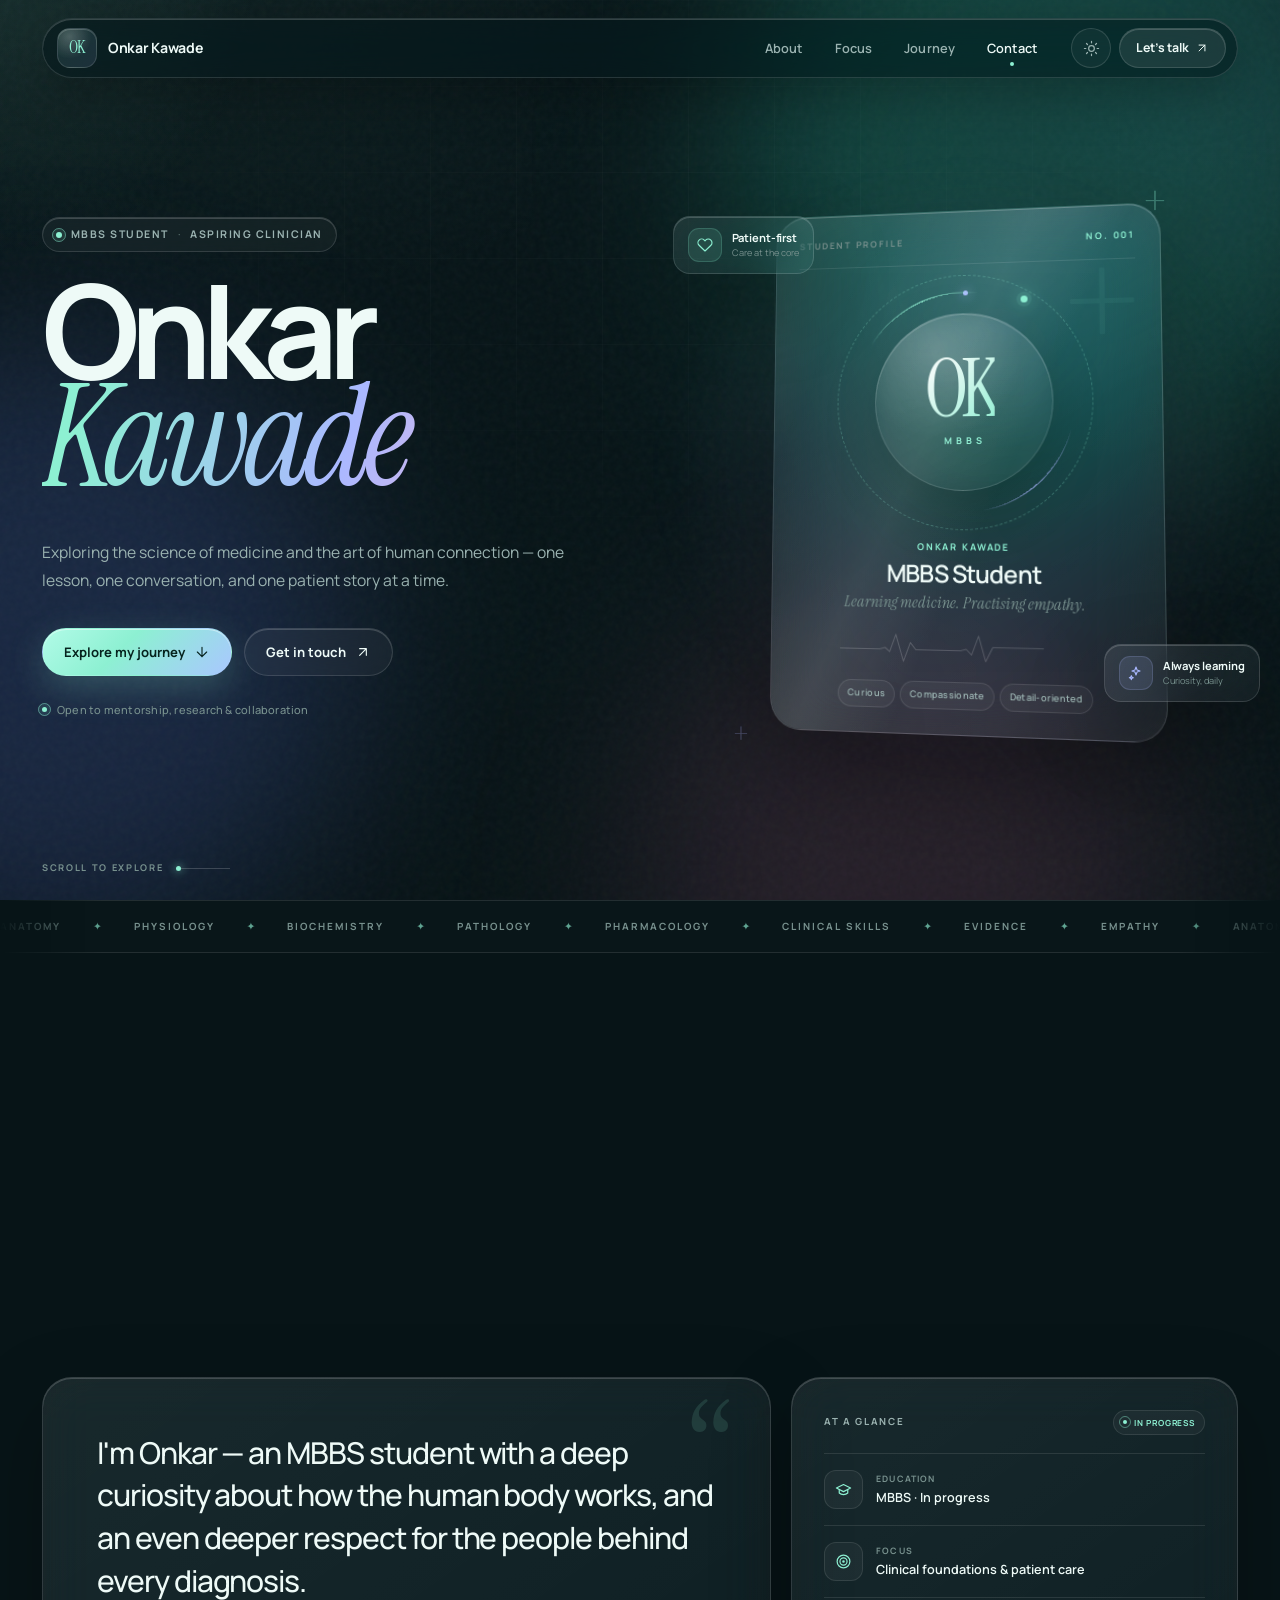
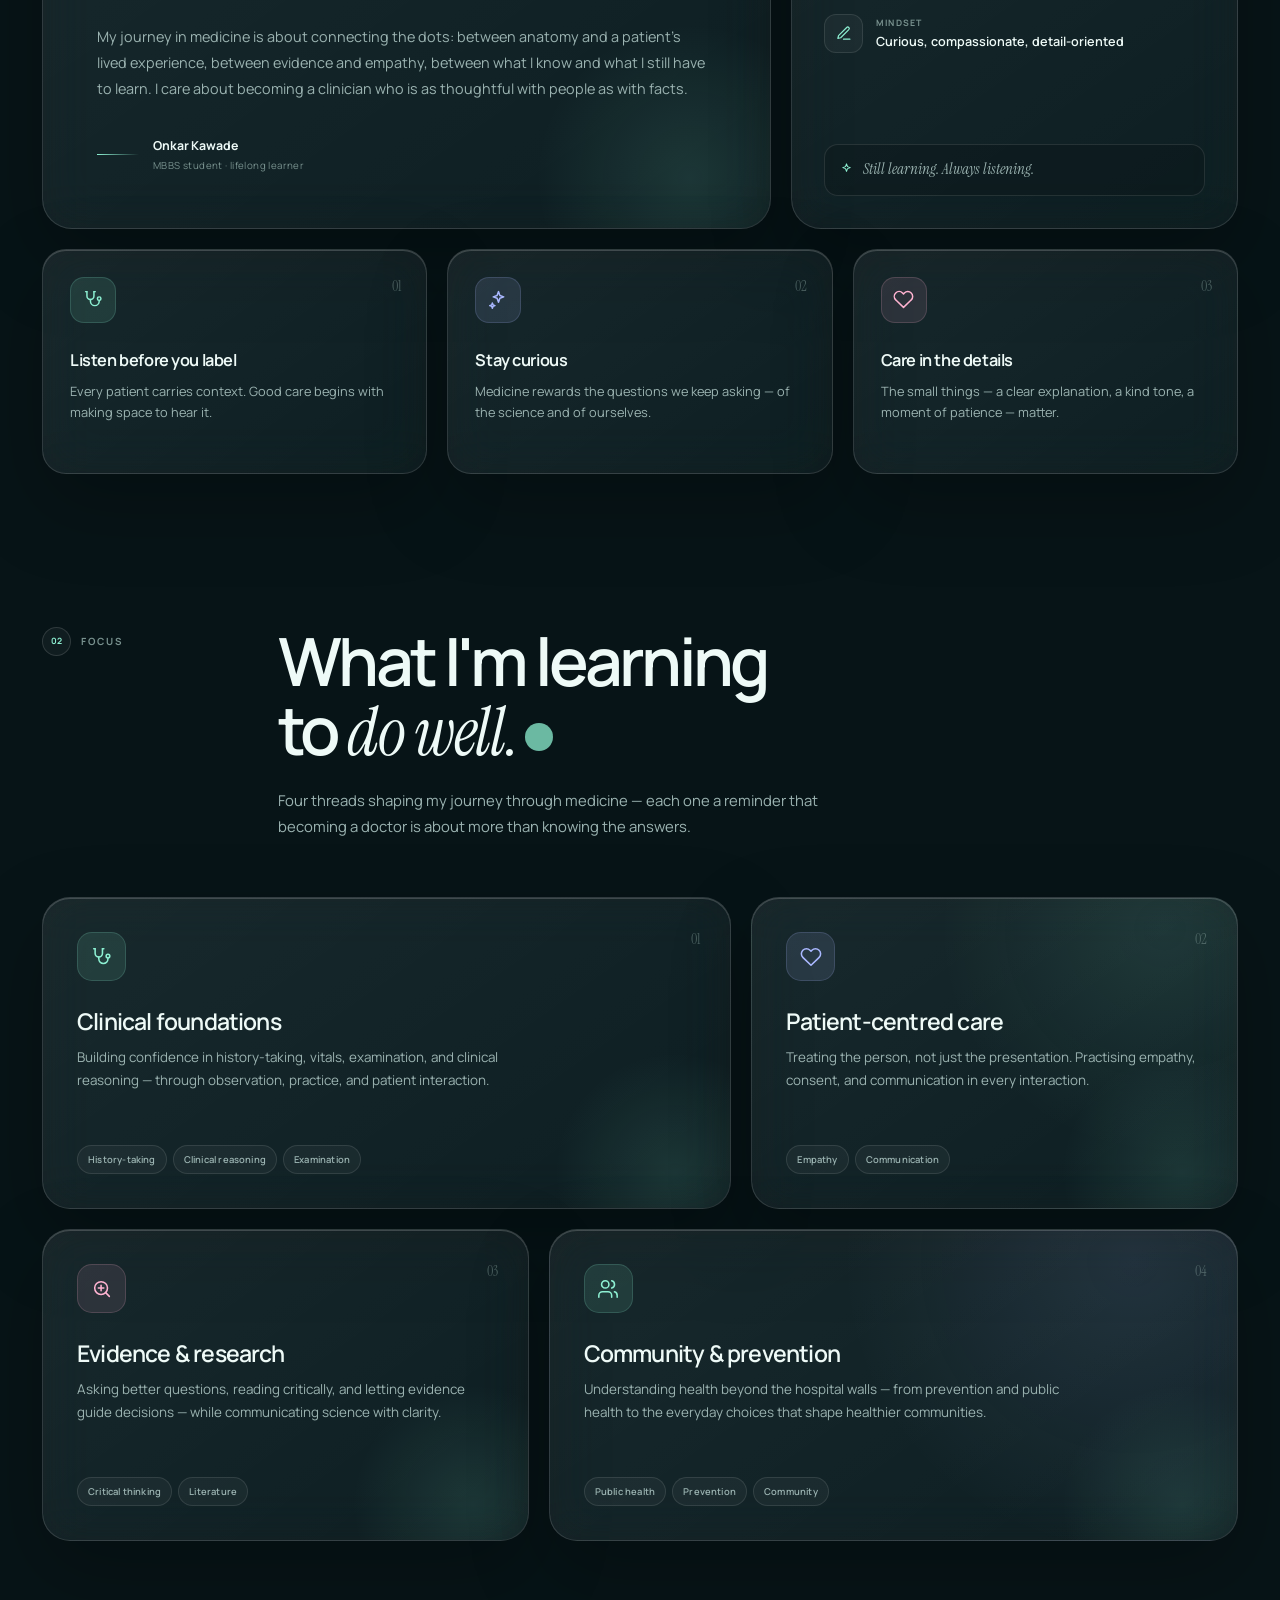
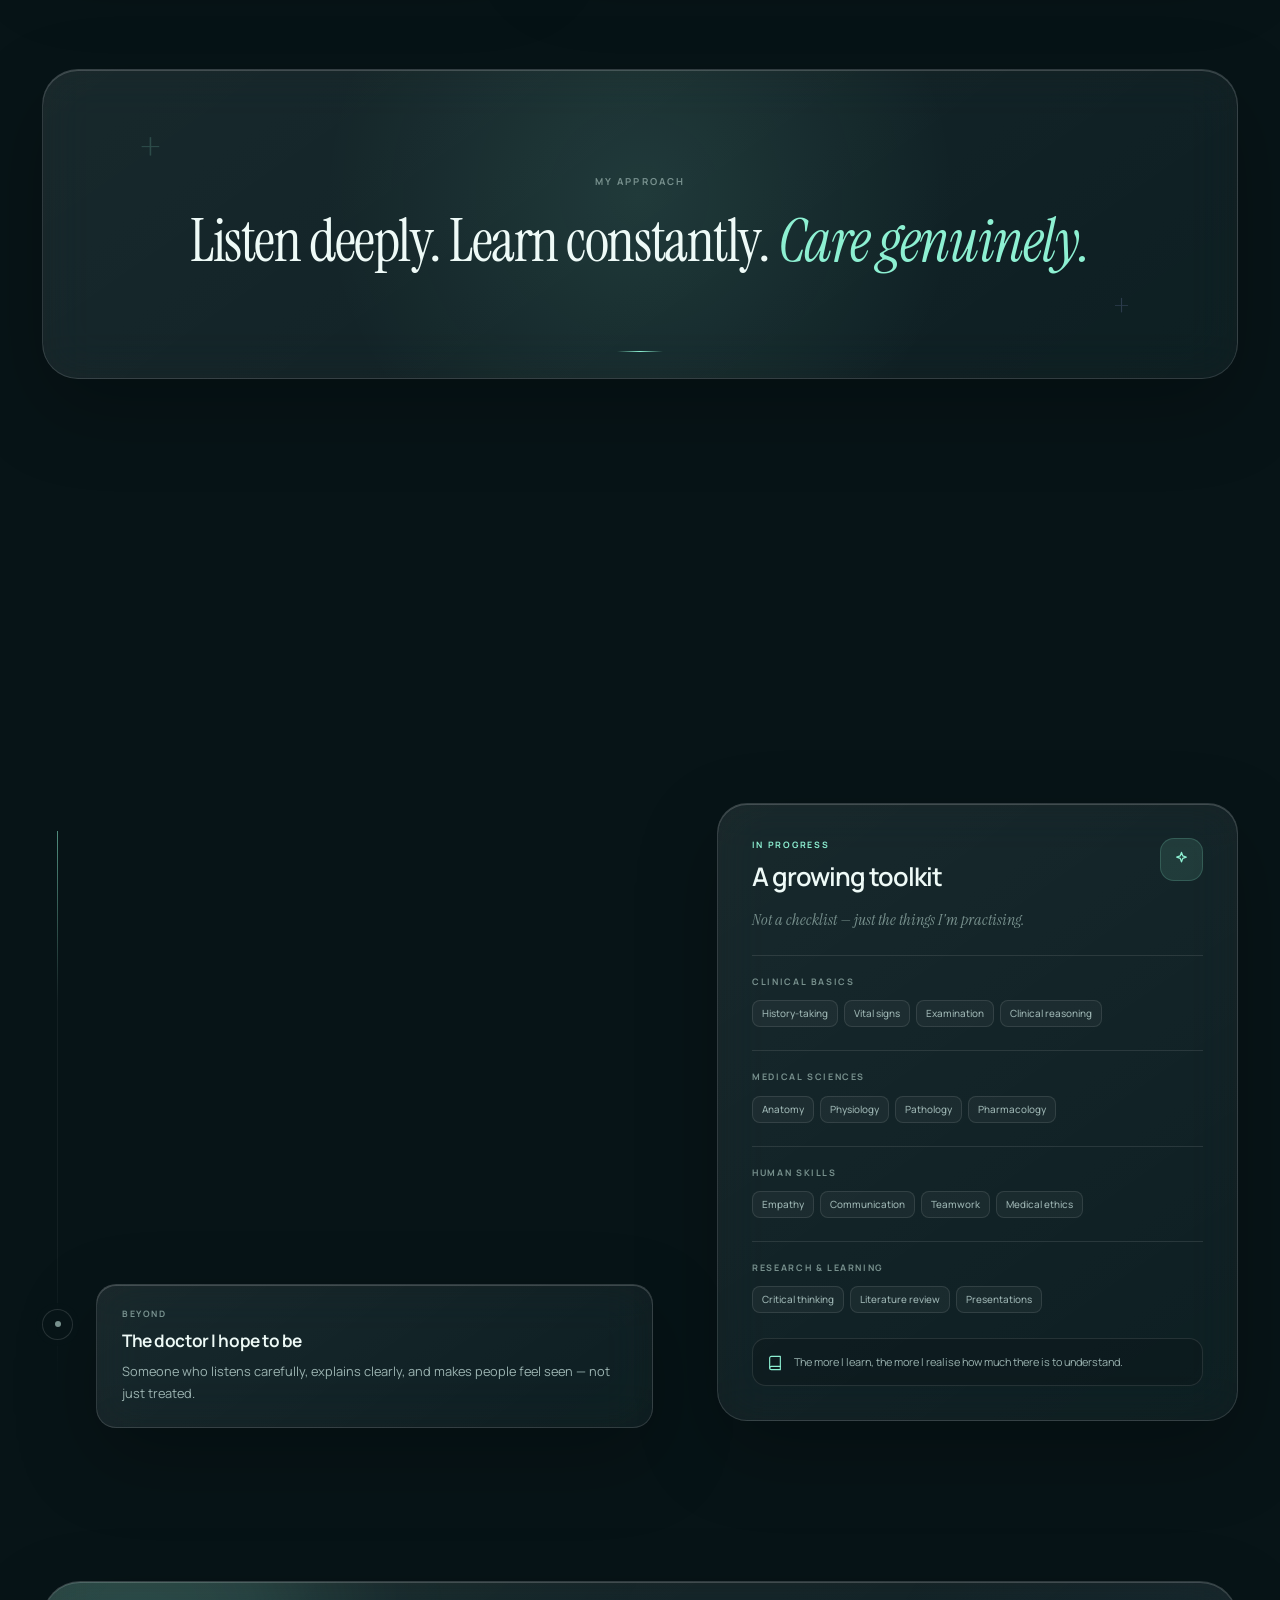
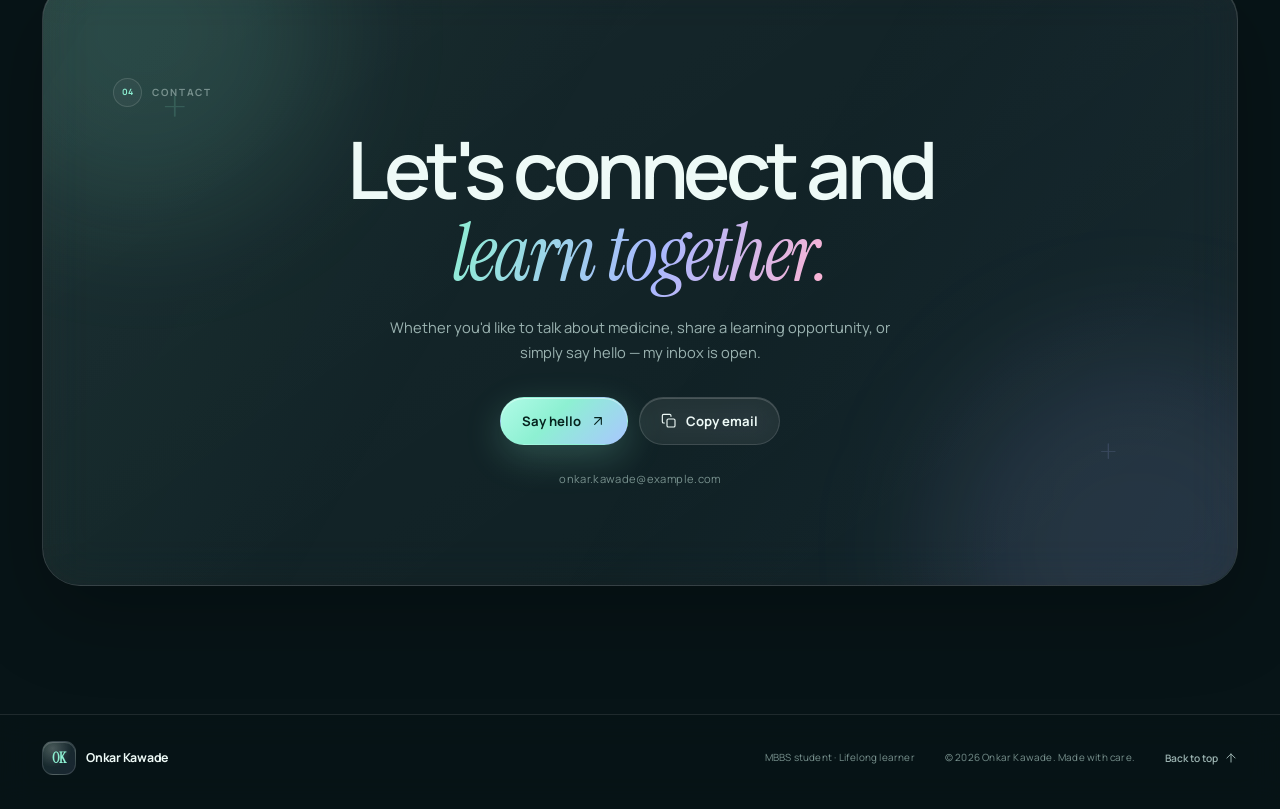
<file: index.html>
<!DOCTYPE html>
<html lang="en" data-theme="dark">
<head>
  <meta charset="UTF-8">
  <meta name="viewport" content="width=device-width, initial-scale=1.0">
  <meta name="description" content="Onkar Kawade is an MBBS student and aspiring clinician with a curiosity for medicine and a commitment to human-centred care.">
  <meta name="author" content="Onkar Kawade">
  <meta name="theme-color" content="#071417">
  <meta property="og:title" content="Onkar Kawade — MBBS Student &amp; Aspiring Clinician">
  <meta property="og:description" content="Exploring the science of medicine and the art of human connection.">
  <meta property="og:type" content="website">
  <meta name="twitter:card" content="summary">
  <meta name="twitter:title" content="Onkar Kawade — MBBS Student &amp; Aspiring Clinician">
  <meta name="twitter:description" content="Exploring the science of medicine and the art of human connection.">
  <title>Onkar Kawade — MBBS Student &amp; Aspiring Clinician</title>

  <link rel="icon" type="image/svg+xml" href="assets/favicon.svg">
  <link rel="preconnect" href="https://fonts.googleapis.com">
  <link rel="preconnect" href="https://fonts.gstatic.com" crossorigin>
  <link href="https://fonts.googleapis.com/css2?family=Instrument+Serif:ital@0;1&family=Manrope:wght@300;400;500;600;700;800&display=swap" rel="stylesheet">
  <link rel="stylesheet" href="styles.css">
  <script>
    (function () {
      document.documentElement.classList.add('js');
      try {
        var savedTheme = localStorage.getItem('theme');
        if (savedTheme === 'light' || savedTheme === 'dark') {
          document.documentElement.dataset.theme = savedTheme;
        }
      } catch (error) {
        /* Keep the default theme when storage is unavailable. */
      }
    })();
  </script>
</head>
<body>
  <a class="skip-link" href="#main">Skip to content</a>

  <div class="ambient" aria-hidden="true">
    <span class="orb orb--mint"></span>
    <span class="orb orb--violet"></span>
    <span class="orb orb--rose"></span>
    <span class="grain"></span>
  </div>
  <div class="cursor-glow" aria-hidden="true"></div>

  <header class="site-header" id="top">
    <nav class="nav" aria-label="Primary navigation">
      <a class="brand" href="#home" aria-label="OK Onkar Kawade — back to home">
        <span class="brand-mark">OK</span>
        <span class="brand-text">Onkar Kawade</span>
      </a>

      <div class="nav-links" id="nav-links">
        <a href="#about">About</a>
        <a href="#focus">Focus</a>
        <a href="#journey">Journey</a>
        <a href="#contact">Contact</a>
      </div>

      <div class="nav-actions">
        <button class="icon-btn theme-toggle" type="button" aria-label="Switch to light theme">
          <svg class="icon icon-sun" viewBox="0 0 24 24" aria-hidden="true">
            <circle cx="12" cy="12" r="4"></circle>
            <path d="M12 2v2M12 20v2M4.93 4.93l1.42 1.42M17.66 17.66l1.41 1.41M2 12h2M20 12h2M4.93 19.07l1.42-1.42M17.66 6.34l1.41-1.41"></path>
          </svg>
          <svg class="icon icon-moon" viewBox="0 0 24 24" aria-hidden="true">
            <path d="M21 12.79A9 9 0 1 1 11.21 3 7 7 0 0 0 21 12.79Z"></path>
          </svg>
        </button>
        <a class="nav-cta" href="#contact">Let's talk
          <svg class="icon" viewBox="0 0 24 24" aria-hidden="true">
            <path d="M7 17 17 7M7 7h10v10"></path>
          </svg>
        </a>
        <button class="icon-btn menu-toggle" type="button" aria-expanded="false" aria-controls="nav-links" aria-label="Open menu">
          <span></span><span></span>
        </button>
      </div>
    </nav>
  </header>

  <main id="main">
    <section class="hero container" id="home" aria-labelledby="hero-title">
      <div class="hero-copy" data-reveal>
        <p class="eyebrow">
          <span class="eyebrow-dot" aria-hidden="true"></span>
          MBBS Student
          <span class="eyebrow-sep" aria-hidden="true">·</span>
          Aspiring Clinician
        </p>

        <h1 class="hero-name" id="hero-title">
          Onkar
          <span>Kawade</span>
        </h1>

        <p class="hero-sub">
          Exploring the science of medicine and the art of human connection —
          one lesson, one conversation, and one patient story at a time.
        </p>

        <div class="hero-actions">
          <a class="btn btn-primary" href="#about">
            Explore my journey
            <svg class="icon" viewBox="0 0 24 24" aria-hidden="true">
              <path d="M12 5v14M5 12l7 7 7-7"></path>
            </svg>
          </a>
          <a class="btn btn-glass" href="#contact">
            Get in touch
            <svg class="icon" viewBox="0 0 24 24" aria-hidden="true">
              <path d="M7 17 17 7M7 7h10v10"></path>
            </svg>
          </a>
        </div>

        <p class="availability">
          <span class="pulse-dot" aria-hidden="true"></span>
          Open to mentorship, research &amp; collaboration
        </p>
      </div>

      <div class="hero-visual" data-reveal data-delay="0.15">
        <div class="hero-halo" aria-hidden="true"></div>

        <article class="profile-card tilt" aria-label="Onkar Kawade, MBBS student">
          <span class="profile-cross" aria-hidden="true">+</span>

          <div class="profile-top">
            <span>Student profile</span>
            <span class="profile-index">No. 001</span>
          </div>

          <div class="profile-medallion">
            <span class="medallion-orbit" aria-hidden="true"></span>
            <span class="medallion-ring" aria-hidden="true"></span>
            <span class="medallion-dot" aria-hidden="true"></span>
            <div class="medallion-inner">
              <span class="monogram">OK</span>
              <span class="medallion-label">MBBS</span>
            </div>
          </div>

          <div class="profile-bottom">
            <p class="profile-kicker">Onkar Kawade</p>
            <h2>MBBS Student</h2>
            <p class="profile-note">Learning medicine. Practising empathy.</p>

            <svg class="ecg" viewBox="0 0 320 44" fill="none" aria-hidden="true">
              <path class="ecg-base" d="M0 24h52l7-2 6 5 8-22 10 34 9-24 7 9h58l7-2 7 7 9-24 9 32 9-18h64" pathLength="1"/>
              <path class="ecg-pulse" d="M0 24h52l7-2 6 5 8-22 10 34 9-24 7 9h58l7-2 7 7 9-24 9 32 9-18h64" pathLength="1"/>
            </svg>

            <div class="profile-tags" aria-label="Personal qualities">
              <span>Curious</span>
              <span>Compassionate</span>
              <span>Detail-oriented</span>
            </div>
          </div>
        </article>

        <div class="floating-card floating-card--top glass" aria-hidden="true">
          <span class="floating-icon">
            <svg class="icon" viewBox="0 0 24 24">
              <path d="M20.8 4.6a5.5 5.5 0 0 0-7.8 0L12 5.7l-1.1-1.1a5.5 5.5 0 0 0-7.8 7.8l1.1 1.1L12 21l7.8-7.5 1.1-1.1a5.5 5.5 0 0 0-.1-7.8Z"></path>
            </svg>
          </span>
          <span class="floating-copy">
            <strong>Patient-first</strong>
            <small>Care at the core</small>
          </span>
        </div>

        <div class="floating-card floating-card--bottom glass" aria-hidden="true">
          <span class="floating-icon floating-icon--violet">
            <svg class="icon" viewBox="0 0 24 24">
              <path d="m12 3-1.6 4.4L6 9l4.4 1.6L12 15l1.6-4.4L18 9l-4.4-1.6L12 3Z"></path>
              <path d="m5 16-.8 2.2L2 19l2.2.8L5 22l.8-2.2L8 19l-2.2-.8L5 16Z"></path>
            </svg>
          </span>
          <span class="floating-copy">
            <strong>Always learning</strong>
            <small>Curiosity, daily</small>
          </span>
        </div>

        <span class="plus plus--one" aria-hidden="true">+</span>
        <span class="plus plus--two" aria-hidden="true">+</span>
      </div>

      <a class="scroll-cue" href="#about">
        <span>Scroll to explore</span>
        <span class="scroll-line" aria-hidden="true"></span>
      </a>
    </section>

    <div class="marquee" aria-hidden="true">
      <div class="marquee-track">
        <div class="marquee-group">
          <span class="marquee-item">Anatomy</span><span class="marquee-spark">✦</span>
          <span class="marquee-item">Physiology</span><span class="marquee-spark">✦</span>
          <span class="marquee-item">Biochemistry</span><span class="marquee-spark">✦</span>
          <span class="marquee-item">Pathology</span><span class="marquee-spark">✦</span>
          <span class="marquee-item">Pharmacology</span><span class="marquee-spark">✦</span>
          <span class="marquee-item">Clinical skills</span><span class="marquee-spark">✦</span>
          <span class="marquee-item">Evidence</span><span class="marquee-spark">✦</span>
          <span class="marquee-item">Empathy</span><span class="marquee-spark">✦</span>
        </div>
        <div class="marquee-group">
          <span class="marquee-item">Anatomy</span><span class="marquee-spark">✦</span>
          <span class="marquee-item">Physiology</span><span class="marquee-spark">✦</span>
          <span class="marquee-item">Biochemistry</span><span class="marquee-spark">✦</span>
          <span class="marquee-item">Pathology</span><span class="marquee-spark">✦</span>
          <span class="marquee-item">Pharmacology</span><span class="marquee-spark">✦</span>
          <span class="marquee-item">Clinical skills</span><span class="marquee-spark">✦</span>
          <span class="marquee-item">Evidence</span><span class="marquee-spark">✦</span>
          <span class="marquee-item">Empathy</span><span class="marquee-spark">✦</span>
        </div>
      </div>
    </div>

    <section class="section container" id="about" aria-labelledby="about-title">
      <div class="section-head" data-reveal>
        <p class="section-label"><span>01</span> About</p>
        <div class="section-heading">
          <h2 id="about-title">Medicine is a science.<br><em>Care is a story.</em></h2>
          <p class="section-intro">
            I'm building a foundation in medicine while learning the skills that
            don't fit neatly into a textbook — listening, empathy, and clear communication.
          </p>
        </div>
      </div>

      <div class="about-grid">
        <article class="about-story glass" data-reveal>
          <span class="quote-mark" aria-hidden="true">“</span>
          <p class="about-big">
            I'm Onkar — an MBBS student with a deep curiosity about how the human
            body works, and an even deeper respect for the people behind every diagnosis.
          </p>
          <p class="about-body">
            My journey in medicine is about connecting the dots: between anatomy and
            a patient's lived experience, between evidence and empathy, between what
            I know and what I still have to learn. I care about becoming a clinician
            who is as thoughtful with people as with facts.
          </p>
          <div class="signature">
            <span class="signature-line" aria-hidden="true"></span>
            <span>
              <strong>Onkar Kawade</strong>
              <small>MBBS student · lifelong learner</small>
            </span>
          </div>
        </article>

        <aside class="glance-card glass" data-reveal data-delay="0.08" aria-label="At a glance">
          <div class="card-heading">
            <span>At a glance</span>
            <span class="live-pill"><span class="pulse-dot" aria-hidden="true"></span> In progress</span>
          </div>

          <ul class="glance-list">
            <li>
              <span class="glance-icon">
                <svg class="icon" viewBox="0 0 24 24" aria-hidden="true">
                  <path d="m22 10-10-5L2 10l10 5 10-5Z"></path>
                  <path d="M6 12v5c3 3 9 3 12 0v-5"></path>
                </svg>
              </span>
              <span class="glance-copy">
                <small>Education</small>
                <strong>MBBS · In progress</strong>
              </span>
            </li>
            <li>
              <span class="glance-icon">
                <svg class="icon" viewBox="0 0 24 24" aria-hidden="true">
                  <circle cx="12" cy="12" r="9"></circle>
                  <circle cx="12" cy="12" r="5"></circle>
                  <circle cx="12" cy="12" r="1"></circle>
                </svg>
              </span>
              <span class="glance-copy">
                <small>Focus</small>
                <strong>Clinical foundations &amp; patient care</strong>
              </span>
            </li>
            <li>
              <span class="glance-icon">
                <svg class="icon" viewBox="0 0 24 24" aria-hidden="true">
                  <path d="M12 20h9"></path>
                  <path d="M16.5 3.5a2.1 2.1 0 0 1 3 3L8 18l-4 1 1-4Z"></path>
                </svg>
              </span>
              <span class="glance-copy">
                <small>Mindset</small>
                <strong>Curious, compassionate, detail-oriented</strong>
              </span>
            </li>
          </ul>

          <p class="glance-foot">
            <svg class="icon" viewBox="0 0 24 24" aria-hidden="true">
              <path d="m12 3-1.6 4.4L6 9l4.4 1.6L12 15l1.6-4.4L18 9l-4.4-1.6L12 3Z"></path>
            </svg>
            Still learning. Always listening.
          </p>
        </aside>
      </div>

      <div class="values-grid">
        <article class="value-card glass" data-reveal>
          <span class="value-number">01</span>
          <span class="value-icon">
            <svg class="icon" viewBox="0 0 24 24" aria-hidden="true">
              <path d="M4.5 3v5a4 4 0 0 0 8 0V3"></path>
              <path d="M4.5 3H3M12.5 3H14"></path>
              <path d="M8.5 12v2a5 5 0 0 0 10 0v-1"></path>
              <circle cx="18.5" cy="11" r="2"></circle>
            </svg>
          </span>
          <h3>Listen before you label</h3>
          <p>Every patient carries context. Good care begins with making space to hear it.</p>
        </article>

        <article class="value-card glass" data-reveal data-delay="0.08">
          <span class="value-number">02</span>
          <span class="value-icon value-icon--violet">
            <svg class="icon" viewBox="0 0 24 24" aria-hidden="true">
              <path d="m12 3-1.6 4.4L6 9l4.4 1.6L12 15l1.6-4.4L18 9l-4.4-1.6L12 3Z"></path>
              <path d="m5 16-.8 2.2L2 19l2.2.8L5 22l.8-2.2L8 19l-2.2-.8L5 16Z"></path>
            </svg>
          </span>
          <h3>Stay curious</h3>
          <p>Medicine rewards the questions we keep asking — of the science and of ourselves.</p>
        </article>

        <article class="value-card glass" data-reveal data-delay="0.16">
          <span class="value-number">03</span>
          <span class="value-icon value-icon--rose">
            <svg class="icon" viewBox="0 0 24 24" aria-hidden="true">
              <path d="M20.8 4.6a5.5 5.5 0 0 0-7.8 0L12 5.7l-1.1-1.1a5.5 5.5 0 0 0-7.8 7.8l1.1 1.1L12 21l7.8-7.5 1.1-1.1a5.5 5.5 0 0 0-.1-7.8Z"></path>
            </svg>
          </span>
          <h3>Care in the details</h3>
          <p>The small things — a clear explanation, a kind tone, a moment of patience — matter.</p>
        </article>
      </div>
    </section>

    <section class="section container" id="focus" aria-labelledby="focus-title">
      <div class="section-head" data-reveal>
        <p class="section-label"><span>02</span> Focus</p>
        <div class="section-heading">
          <h2 id="focus-title">What I'm learning<br>to <em>do well.</em></h2>
          <p class="section-intro">
            Four threads shaping my journey through medicine — each one a reminder
            that becoming a doctor is about more than knowing the answers.
          </p>
        </div>
      </div>

      <div class="focus-grid">
        <article class="focus-card focus-card--wide glass" data-reveal>
          <span class="focus-number" aria-hidden="true">01</span>
          <span class="focus-icon">
            <svg class="icon" viewBox="0 0 24 24" aria-hidden="true">
              <path d="M4.5 3v5a4 4 0 0 0 8 0V3"></path>
              <path d="M4.5 3H3M12.5 3H14"></path>
              <path d="M8.5 12v2a5 5 0 0 0 10 0v-1"></path>
              <circle cx="18.5" cy="11" r="2"></circle>
            </svg>
          </span>
          <h3>Clinical foundations</h3>
          <p>
            Building confidence in history-taking, vitals, examination, and clinical
            reasoning — through observation, practice, and patient interaction.
          </p>
          <div class="card-tags">
            <span>History-taking</span>
            <span>Clinical reasoning</span>
            <span>Examination</span>
          </div>
        </article>

        <article class="focus-card glass focus-card--mint" data-reveal data-delay="0.08">
          <span class="focus-number" aria-hidden="true">02</span>
          <span class="focus-icon focus-icon--violet">
            <svg class="icon" viewBox="0 0 24 24" aria-hidden="true">
              <path d="M20.8 4.6a5.5 5.5 0 0 0-7.8 0L12 5.7l-1.1-1.1a5.5 5.5 0 0 0-7.8 7.8l1.1 1.1L12 21l7.8-7.5 1.1-1.1a5.5 5.5 0 0 0-.1-7.8Z"></path>
            </svg>
          </span>
          <h3>Patient-centred care</h3>
          <p>
            Treating the person, not just the presentation. Practising empathy,
            consent, and communication in every interaction.
          </p>
          <div class="card-tags">
            <span>Empathy</span>
            <span>Communication</span>
          </div>
        </article>

        <article class="focus-card glass" data-reveal data-delay="0.04">
          <span class="focus-number" aria-hidden="true">03</span>
          <span class="focus-icon focus-icon--rose">
            <svg class="icon" viewBox="0 0 24 24" aria-hidden="true">
              <circle cx="11" cy="11" r="7"></circle>
              <path d="m20 20-4-4M8 11h6M11 8v6"></path>
            </svg>
          </span>
          <h3>Evidence &amp; research</h3>
          <p>
            Asking better questions, reading critically, and letting evidence guide
            decisions — while communicating science with clarity.
          </p>
          <div class="card-tags">
            <span>Critical thinking</span>
            <span>Literature</span>
          </div>
        </article>

        <article class="focus-card focus-card--wide glass focus-card--violet" data-reveal data-delay="0.12">
          <span class="focus-number" aria-hidden="true">04</span>
          <span class="focus-icon focus-icon--mint">
            <svg class="icon" viewBox="0 0 24 24" aria-hidden="true">
              <path d="M16 21v-2a4 4 0 0 0-4-4H6a4 4 0 0 0-4 4v2"></path>
              <circle cx="9" cy="7" r="4"></circle>
              <path d="M22 21v-2a4 4 0 0 0-3-3.9M16 3.1a4 4 0 0 1 0 7.8"></path>
            </svg>
          </span>
          <h3>Community &amp; prevention</h3>
          <p>
            Understanding health beyond the hospital walls — from prevention and
            public health to the everyday choices that shape healthier communities.
          </p>
          <div class="card-tags">
            <span>Public health</span>
            <span>Prevention</span>
            <span>Community</span>
          </div>
        </article>
      </div>
    </section>

    <section class="ethos container" aria-label="My approach to medicine">
      <div class="ethos-inner glass" data-reveal>
        <span class="ethos-label">My approach</span>
        <p>Listen deeply. Learn constantly. <em>Care genuinely.</em></p>
        <span class="ethos-plus ethos-plus--one" aria-hidden="true">+</span>
        <span class="ethos-plus ethos-plus--two" aria-hidden="true">+</span>
      </div>
    </section>

    <section class="section container" id="journey" aria-labelledby="journey-title">
      <div class="section-head" data-reveal>
        <p class="section-label"><span>03</span> Journey</p>
        <div class="section-heading">
          <h2 id="journey-title">The road to<br><em>medicine.</em></h2>
          <p class="section-intro">
            A work in progress, in the best way. Here's where I am, what I'm
            building, and the kind of doctor I hope to become.
          </p>
        </div>
      </div>

      <div class="journey-layout">
        <div class="timeline">
          <article class="timeline-item" data-reveal>
            <span class="timeline-marker" aria-hidden="true"></span>
            <div class="timeline-content glass">
              <p class="timeline-tag"><span class="pulse-dot" aria-hidden="true"></span> Now</p>
              <h3>MBBS student</h3>
              <p>
                Laying the groundwork in basic and clinical sciences while staying
                close to the human side of care. Every lecture, ward visit, and
                conversation adds a new layer.
              </p>
            </div>
          </article>

          <article class="timeline-item" data-reveal data-delay="0.08">
            <span class="timeline-marker" aria-hidden="true"></span>
            <div class="timeline-content glass">
              <p class="timeline-tag">Foundation</p>
              <h3>The science years</h3>
              <p>
                Anatomy, physiology, biochemistry, pathology, and pharmacology —
                learning to see the body as an interconnected whole, not a list of parts.
              </p>
            </div>
          </article>

          <article class="timeline-item" data-reveal data-delay="0.16">
            <span class="timeline-marker" aria-hidden="true"></span>
            <div class="timeline-content glass">
              <p class="timeline-tag">Ahead</p>
              <h3>The clinical years</h3>
              <p>
                Eager to step further into the wards, learn from patients and mentors,
                and turn textbook knowledge into thoughtful, hands-on care.
              </p>
            </div>
          </article>

          <article class="timeline-item" data-reveal data-delay="0.24">
            <span class="timeline-marker" aria-hidden="true"></span>
            <div class="timeline-content glass">
              <p class="timeline-tag">Beyond</p>
              <h3>The doctor I hope to be</h3>
              <p>
                Someone who listens carefully, explains clearly, and makes people
                feel seen — not just treated.
              </p>
            </div>
          </article>
        </div>

        <aside class="toolkit glass" data-reveal data-delay="0.1" aria-labelledby="toolkit-title">
          <div class="toolkit-head">
            <div>
              <p class="toolkit-kicker">In progress</p>
              <h3 id="toolkit-title">A growing toolkit</h3>
            </div>
            <span class="toolkit-badge" aria-hidden="true">
              <svg class="icon" viewBox="0 0 24 24">
                <path d="m12 3-1.6 4.4L6 9l4.4 1.6L12 15l1.6-4.4L18 9l-4.4-1.6L12 3Z"></path>
              </svg>
            </span>
          </div>
          <p class="toolkit-intro">Not a checklist — just the things I'm practising.</p>

          <div class="skill-group">
            <h4>Clinical basics</h4>
            <div class="skill-tags">
              <span>History-taking</span>
              <span>Vital signs</span>
              <span>Examination</span>
              <span>Clinical reasoning</span>
            </div>
          </div>

          <div class="skill-group">
            <h4>Medical sciences</h4>
            <div class="skill-tags">
              <span>Anatomy</span>
              <span>Physiology</span>
              <span>Pathology</span>
              <span>Pharmacology</span>
            </div>
          </div>

          <div class="skill-group">
            <h4>Human skills</h4>
            <div class="skill-tags">
              <span>Empathy</span>
              <span>Communication</span>
              <span>Teamwork</span>
              <span>Medical ethics</span>
            </div>
          </div>

          <div class="skill-group">
            <h4>Research &amp; learning</h4>
            <div class="skill-tags">
              <span>Critical thinking</span>
              <span>Literature review</span>
              <span>Presentations</span>
            </div>
          </div>

          <div class="toolkit-note">
            <svg class="icon" viewBox="0 0 24 24" aria-hidden="true">
              <path d="M4 19.5A2.5 2.5 0 0 1 6.5 17H20"></path>
              <path d="M6.5 2H20v20H6.5A2.5 2.5 0 0 1 4 19.5v-15A2.5 2.5 0 0 1 6.5 2Z"></path>
            </svg>
            <p>The more I learn, the more I realise how much there is to understand.</p>
          </div>
        </aside>
      </div>
    </section>

    <section class="section section--contact container" id="contact" aria-labelledby="contact-title">
      <div class="contact-panel glass" data-reveal>
        <div class="contact-orb contact-orb--one" aria-hidden="true"></div>
        <div class="contact-orb contact-orb--two" aria-hidden="true"></div>
        <span class="contact-plus contact-plus--one" aria-hidden="true">+</span>
        <span class="contact-plus contact-plus--two" aria-hidden="true">+</span>

        <p class="section-label contact-label"><span>04</span> Contact</p>
        <h2 id="contact-title">Let's connect and<br><em>learn together.</em></h2>
        <p class="contact-copy">
          Whether you'd like to talk about medicine, share a learning opportunity,
          or simply say hello — my inbox is open.
        </p>

        <div class="contact-actions">
          <a class="btn btn-primary" href="mailto:onkar.kawade@example.com">
            Say hello
            <svg class="icon" viewBox="0 0 24 24" aria-hidden="true">
              <path d="M7 17 17 7M7 7h10v10"></path>
            </svg>
          </a>
          <button class="btn btn-glass copy-btn" type="button" data-copy-email="onkar.kawade@example.com">
            <svg class="icon" viewBox="0 0 24 24" aria-hidden="true">
              <rect x="9" y="9" width="12" height="12" rx="2"></rect>
              <path d="M5 15H4a2 2 0 0 1-2-2V4a2 2 0 0 1 2-2h9a2 2 0 0 1 2 2v1"></path>
            </svg>
            <span class="copy-label">Copy email</span>
          </button>
        </div>

        <a class="contact-email" href="mailto:onkar.kawade@example.com">onkar.kawade@example.com</a>
        <span class="sr-only" id="copy-status" role="status" aria-live="polite"></span>
      </div>
    </section>
  </main>

  <footer class="site-footer">
    <div class="container footer-inner">
      <a class="footer-brand" href="#home" aria-label="OK Onkar Kawade — back to top">
        <span class="brand-mark">OK</span>
        <span>Onkar Kawade</span>
      </a>
      <p class="footer-note">MBBS student · Lifelong learner</p>
      <p class="footer-copy">© <span id="year">2026</span> Onkar Kawade. Made with care.</p>
      <a class="back-to-top" href="#top">
        Back to top
        <svg class="icon" viewBox="0 0 24 24" aria-hidden="true">
          <path d="M12 19V5M5 12l7-7 7 7"></path>
        </svg>
      </a>
    </div>
  </footer>

  <script src="script.js" defer></script>
</body>
</html>
</file>
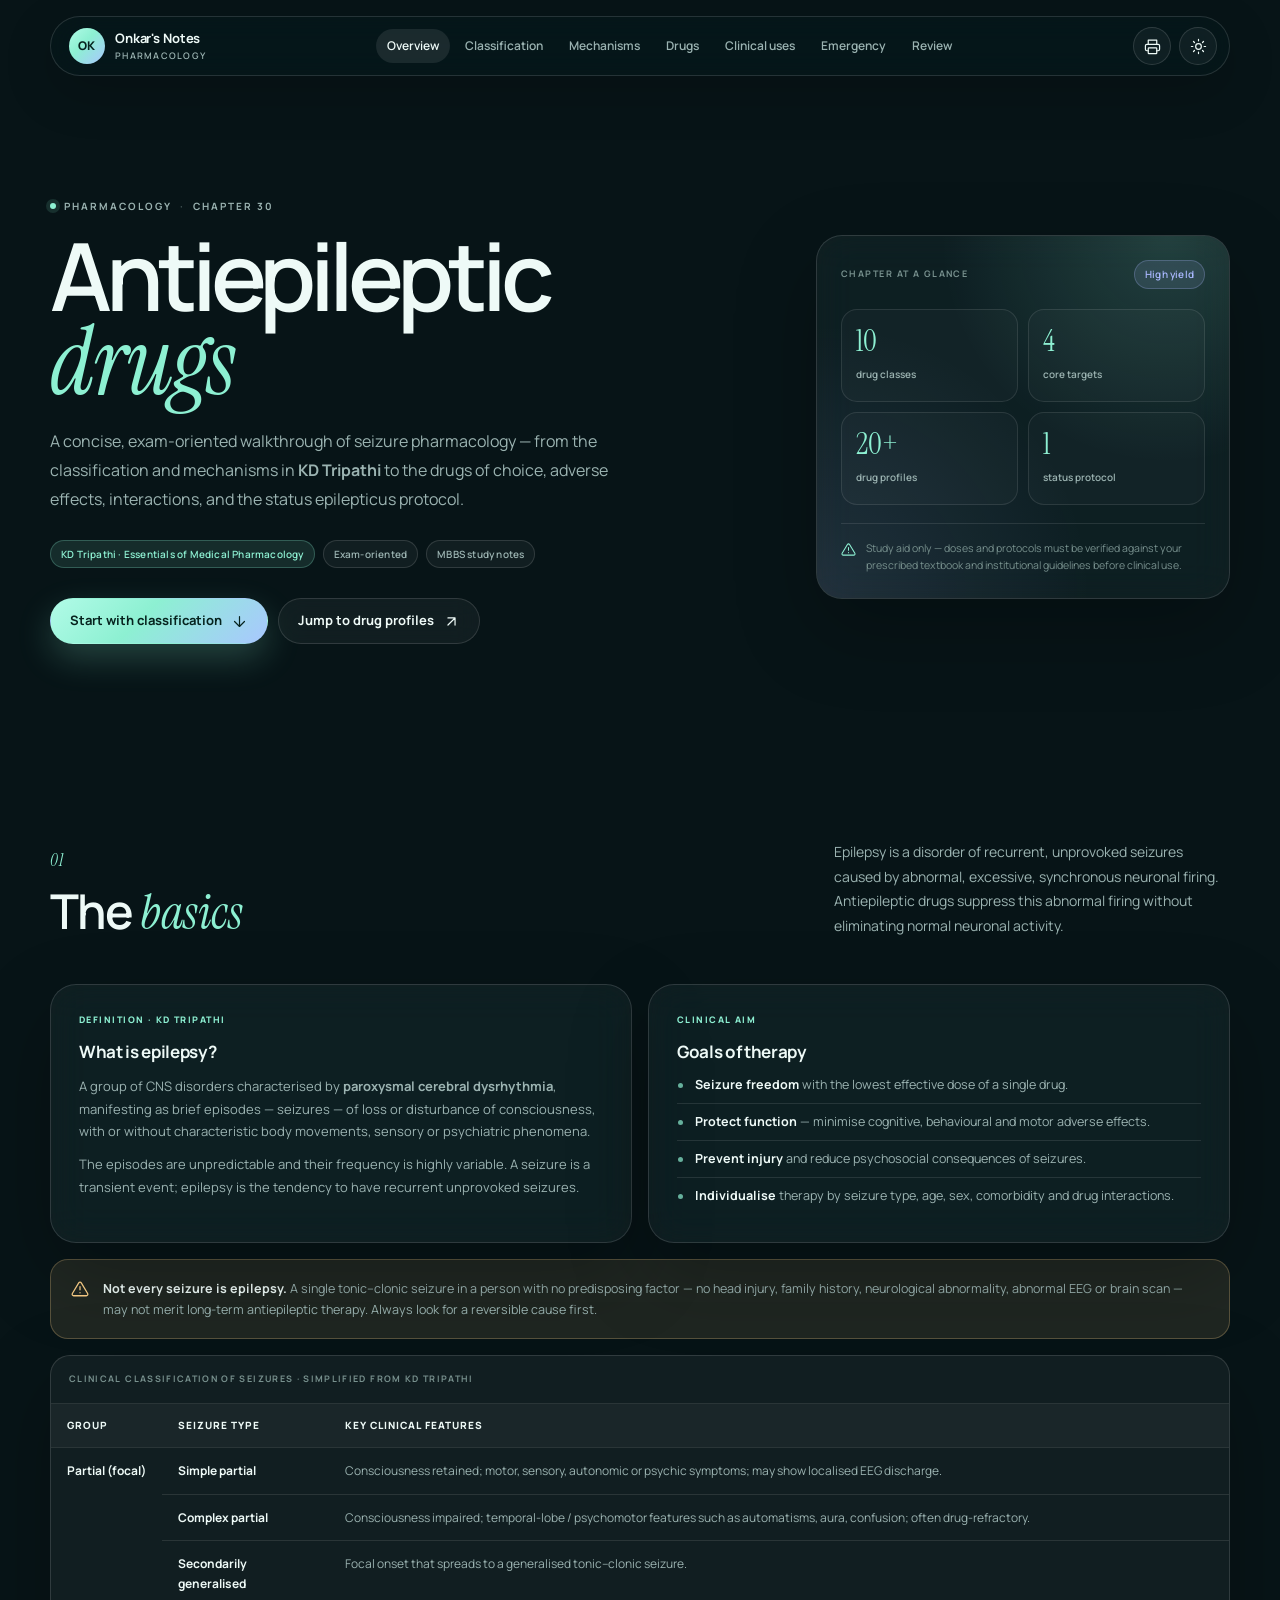
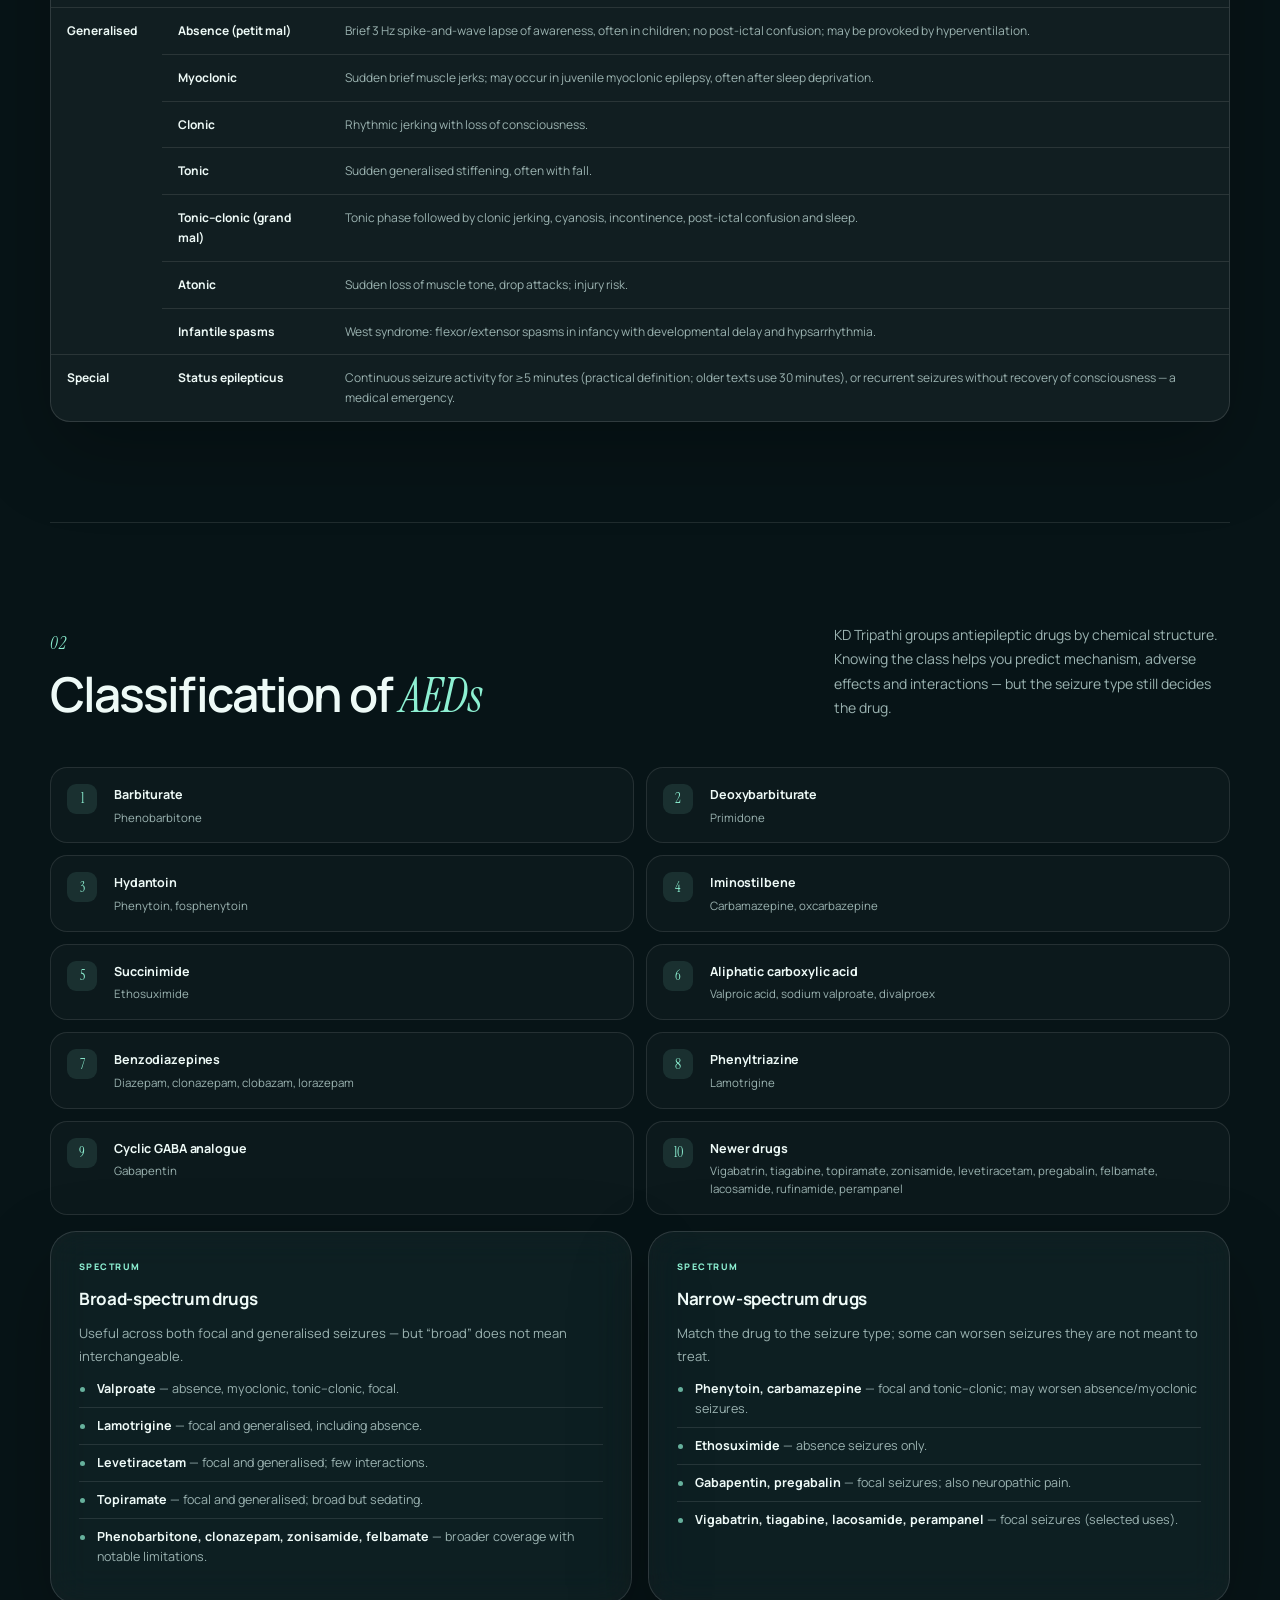
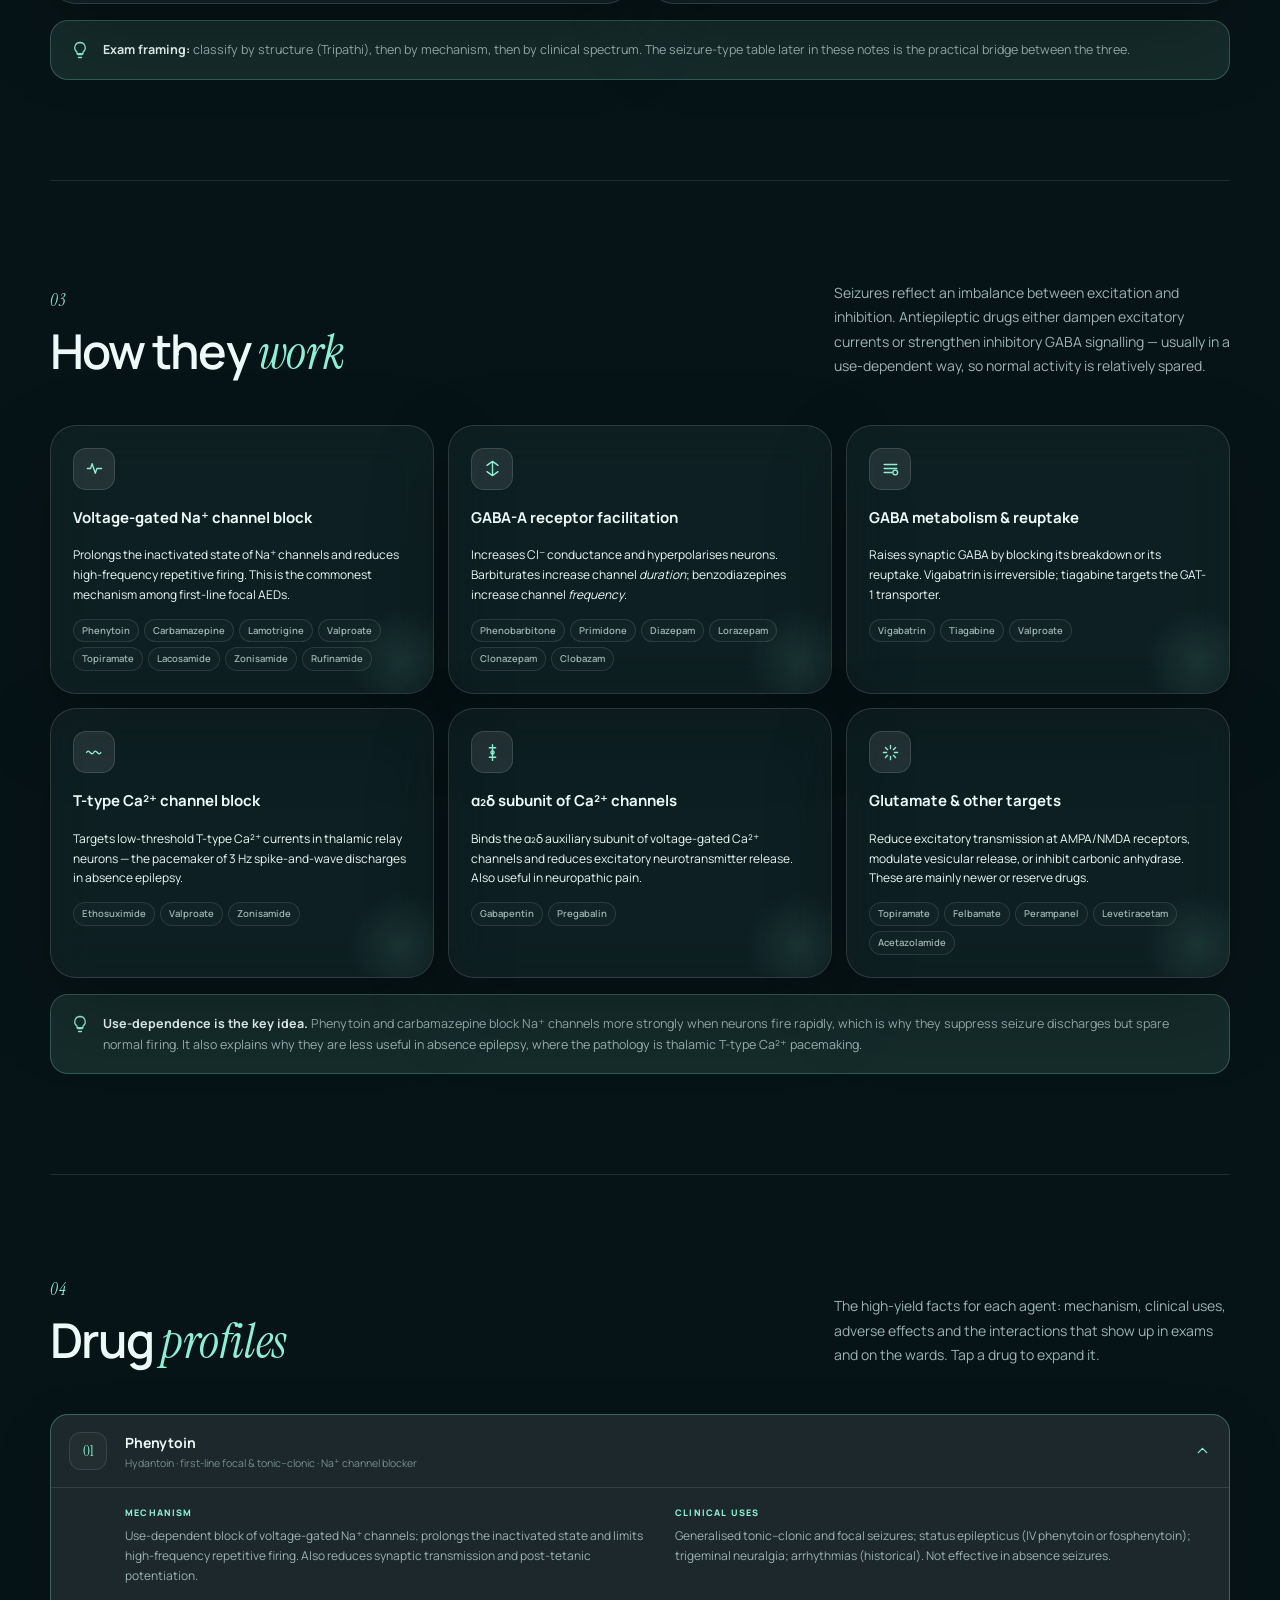
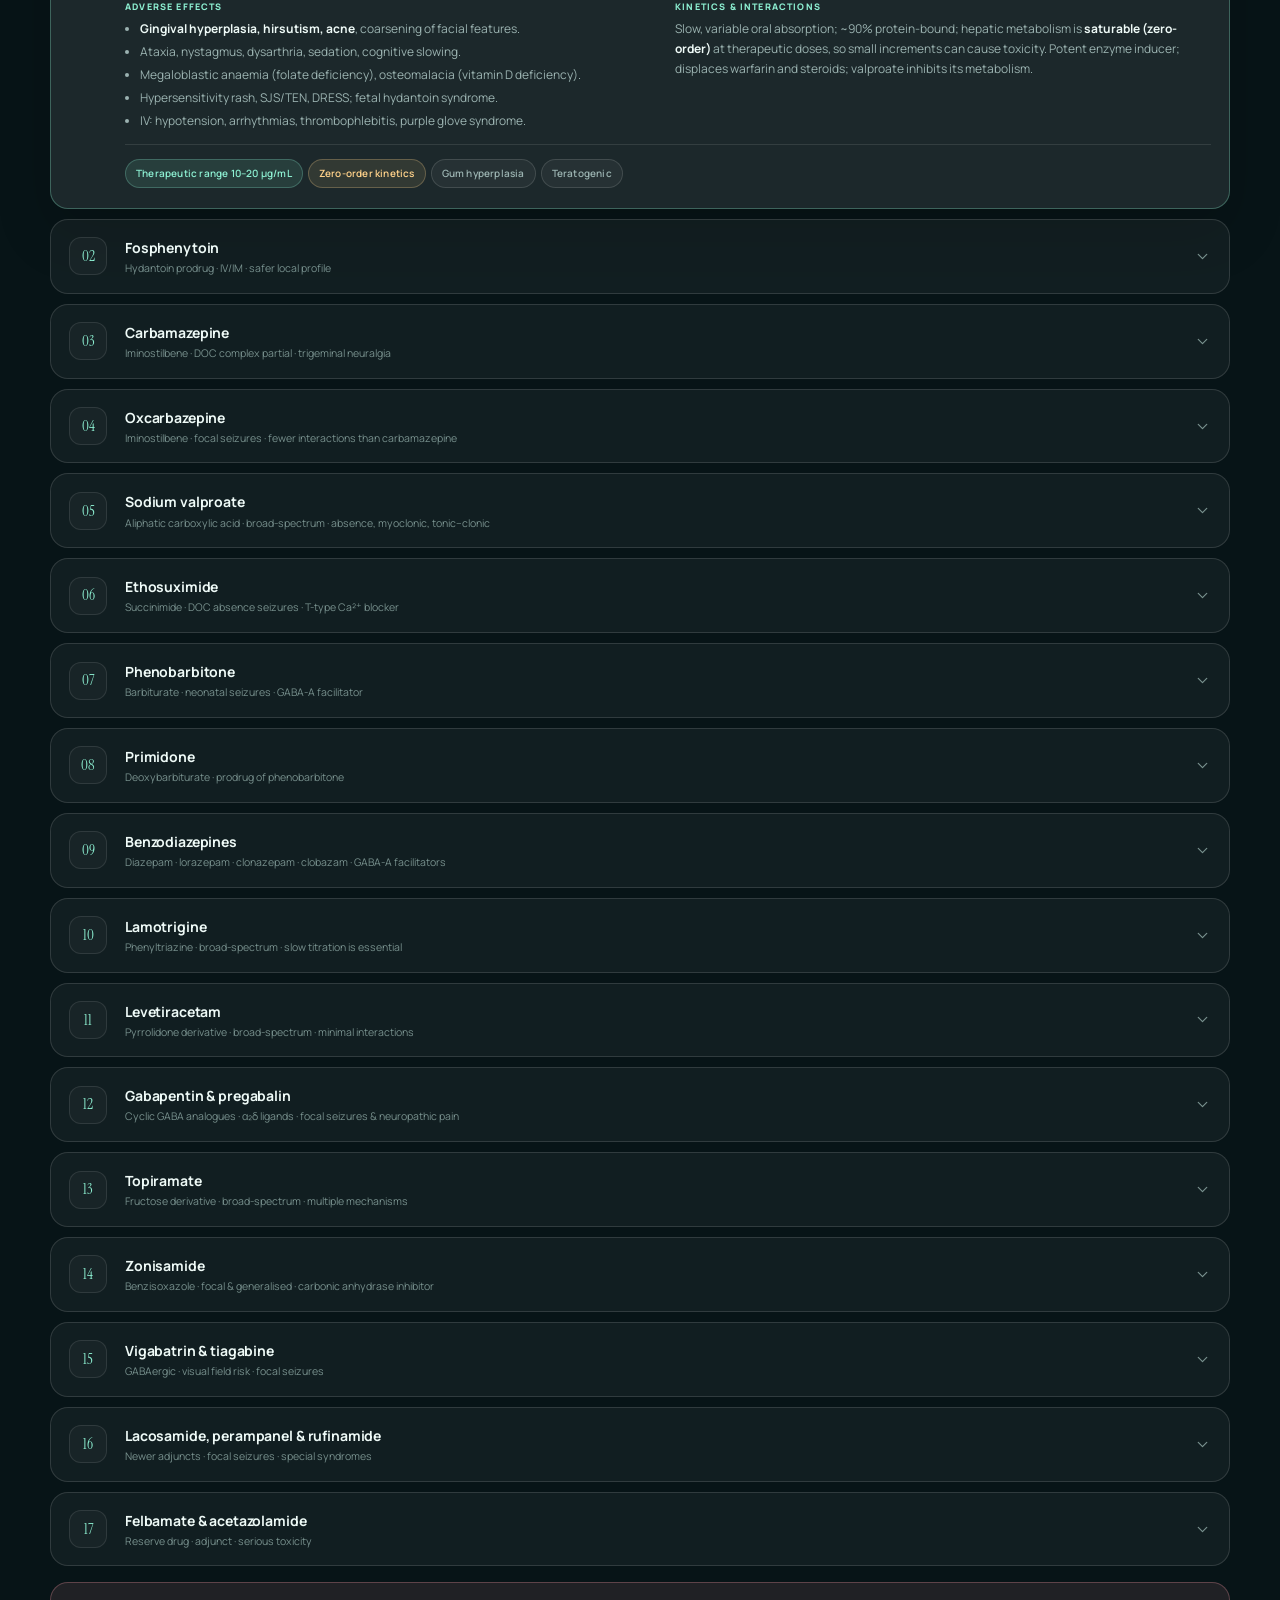
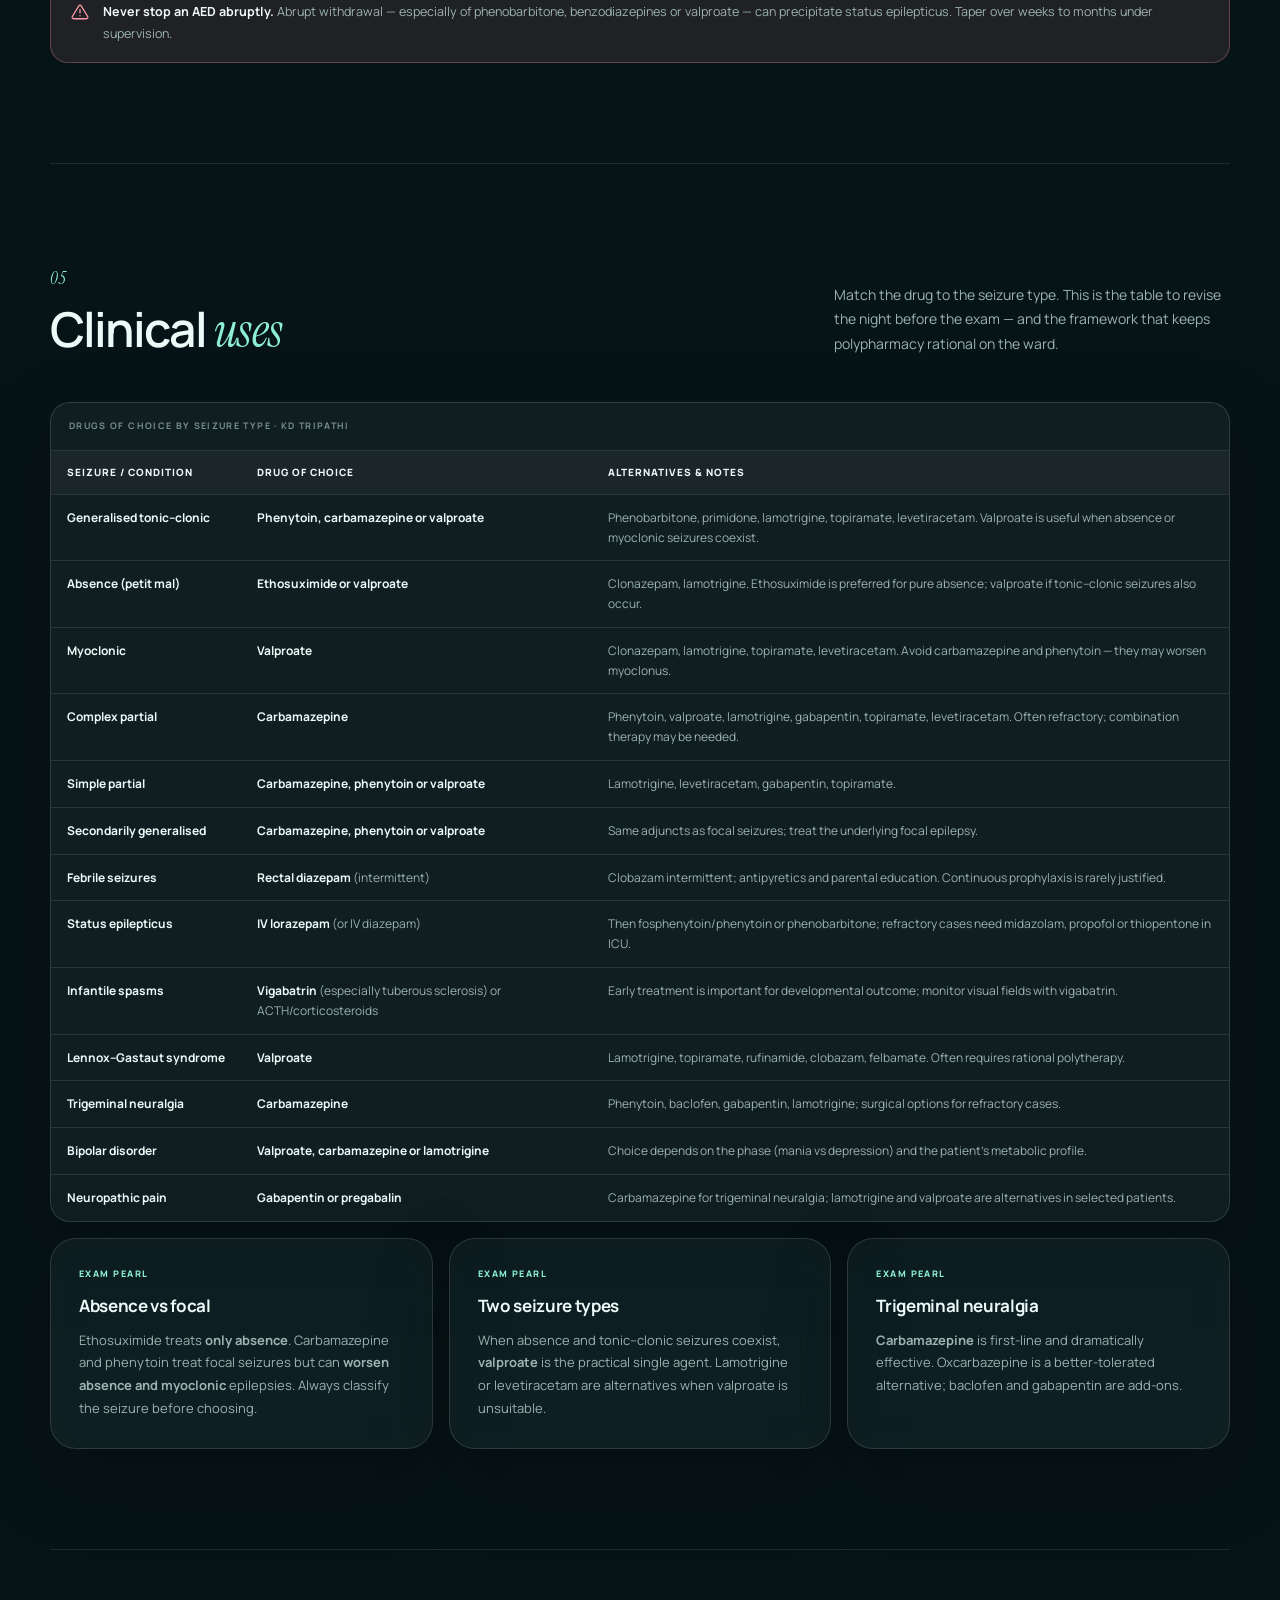
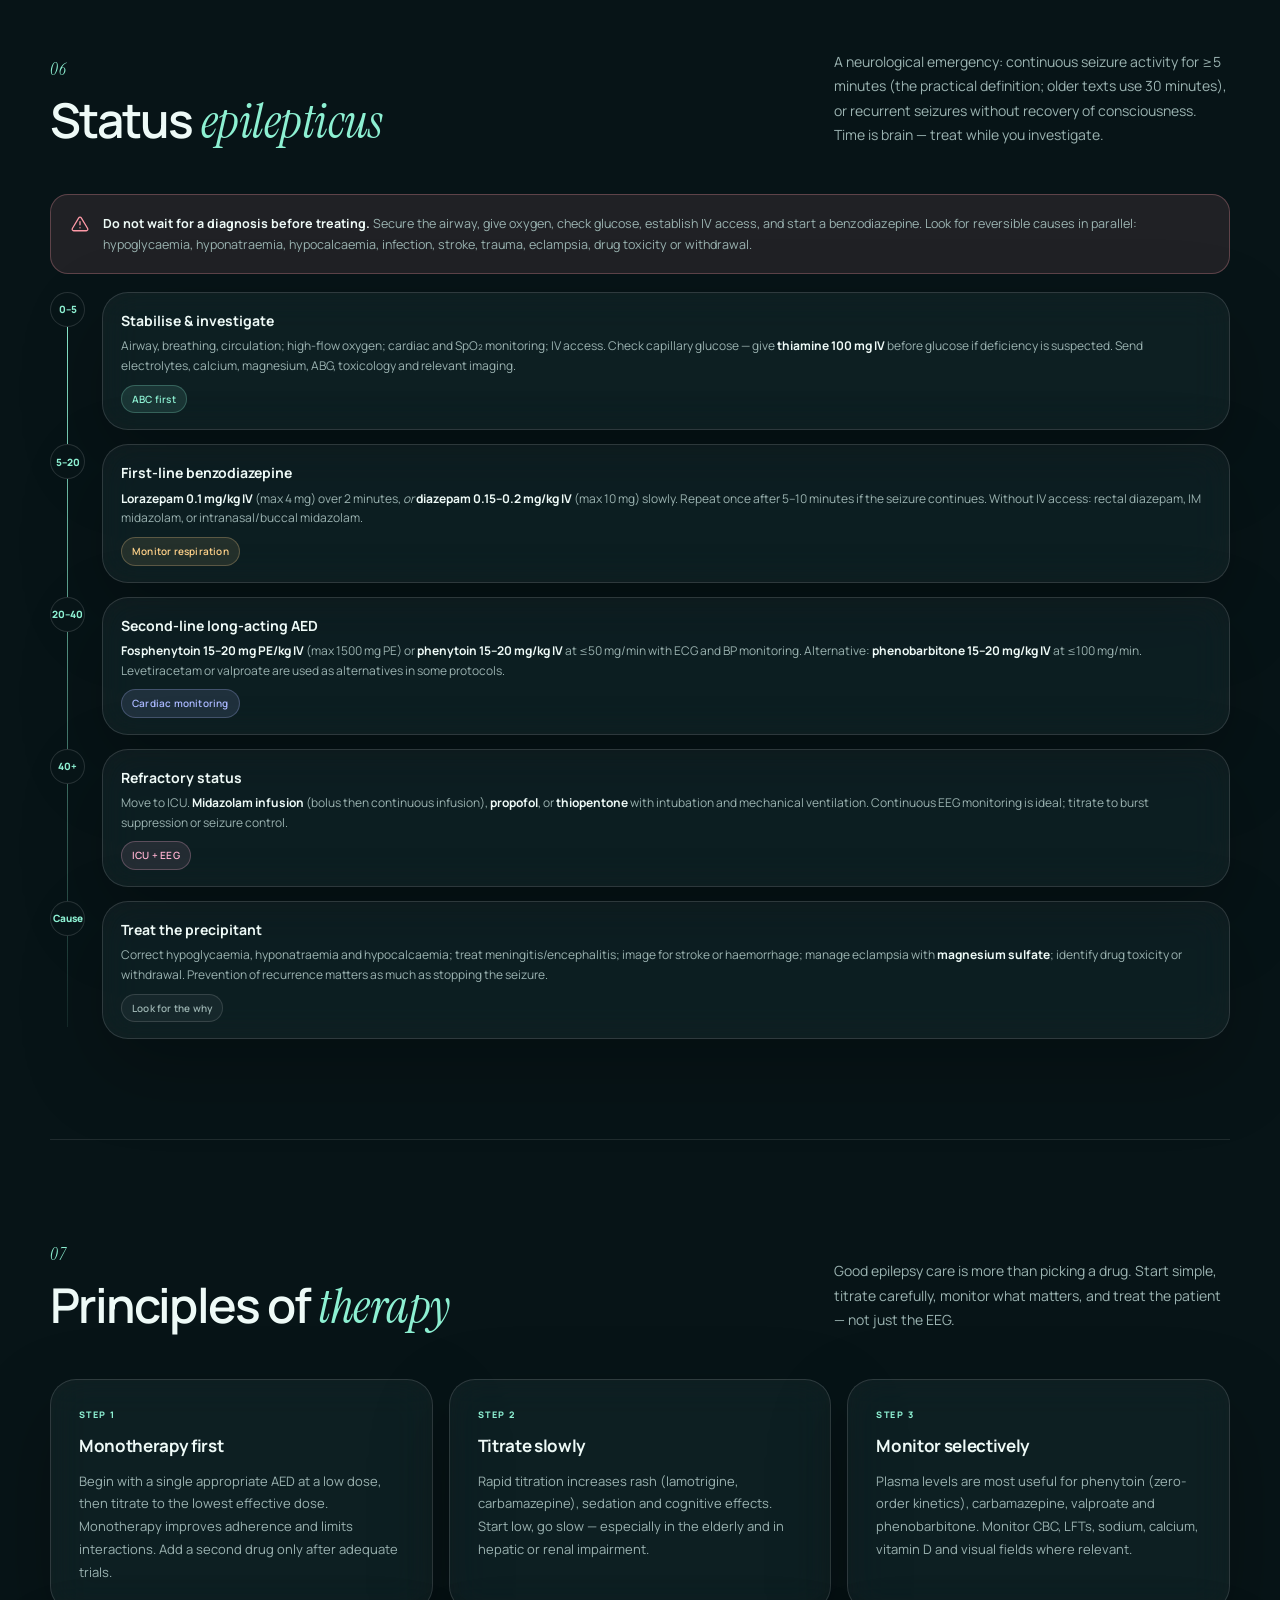
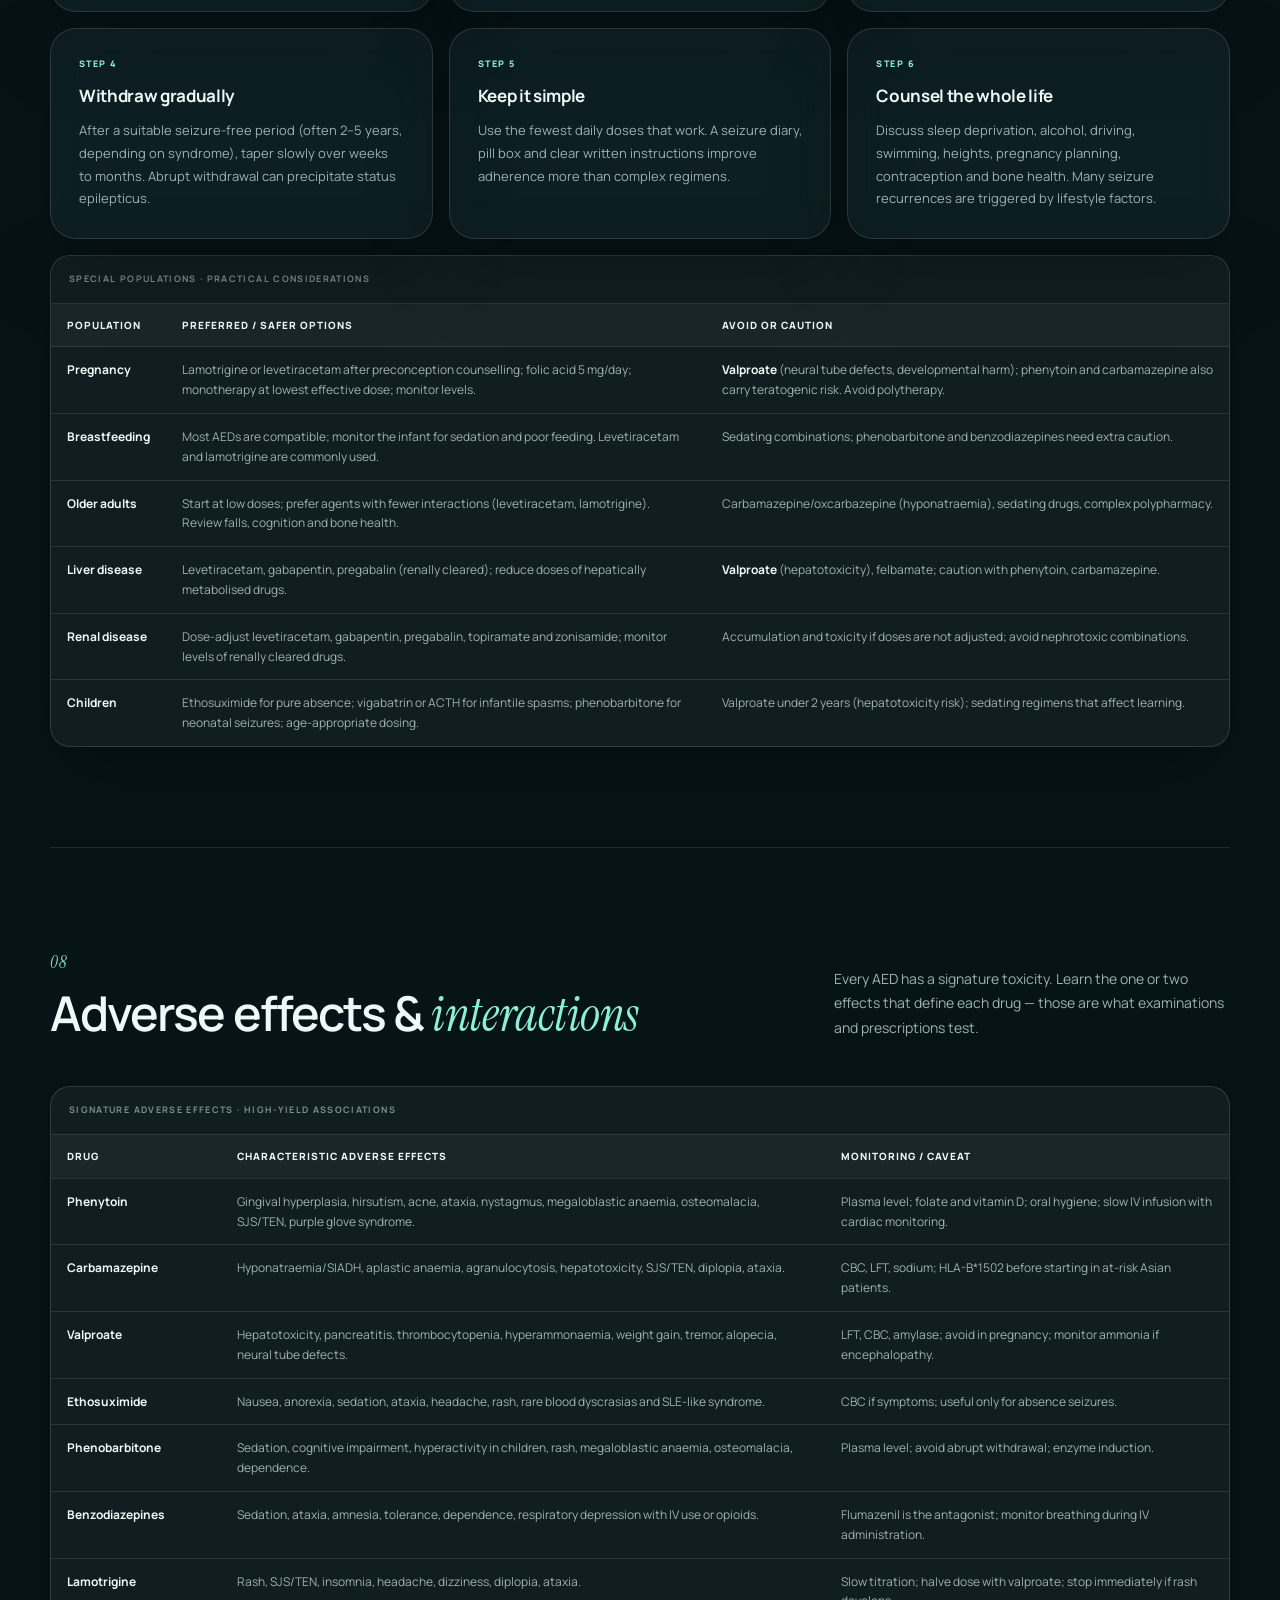
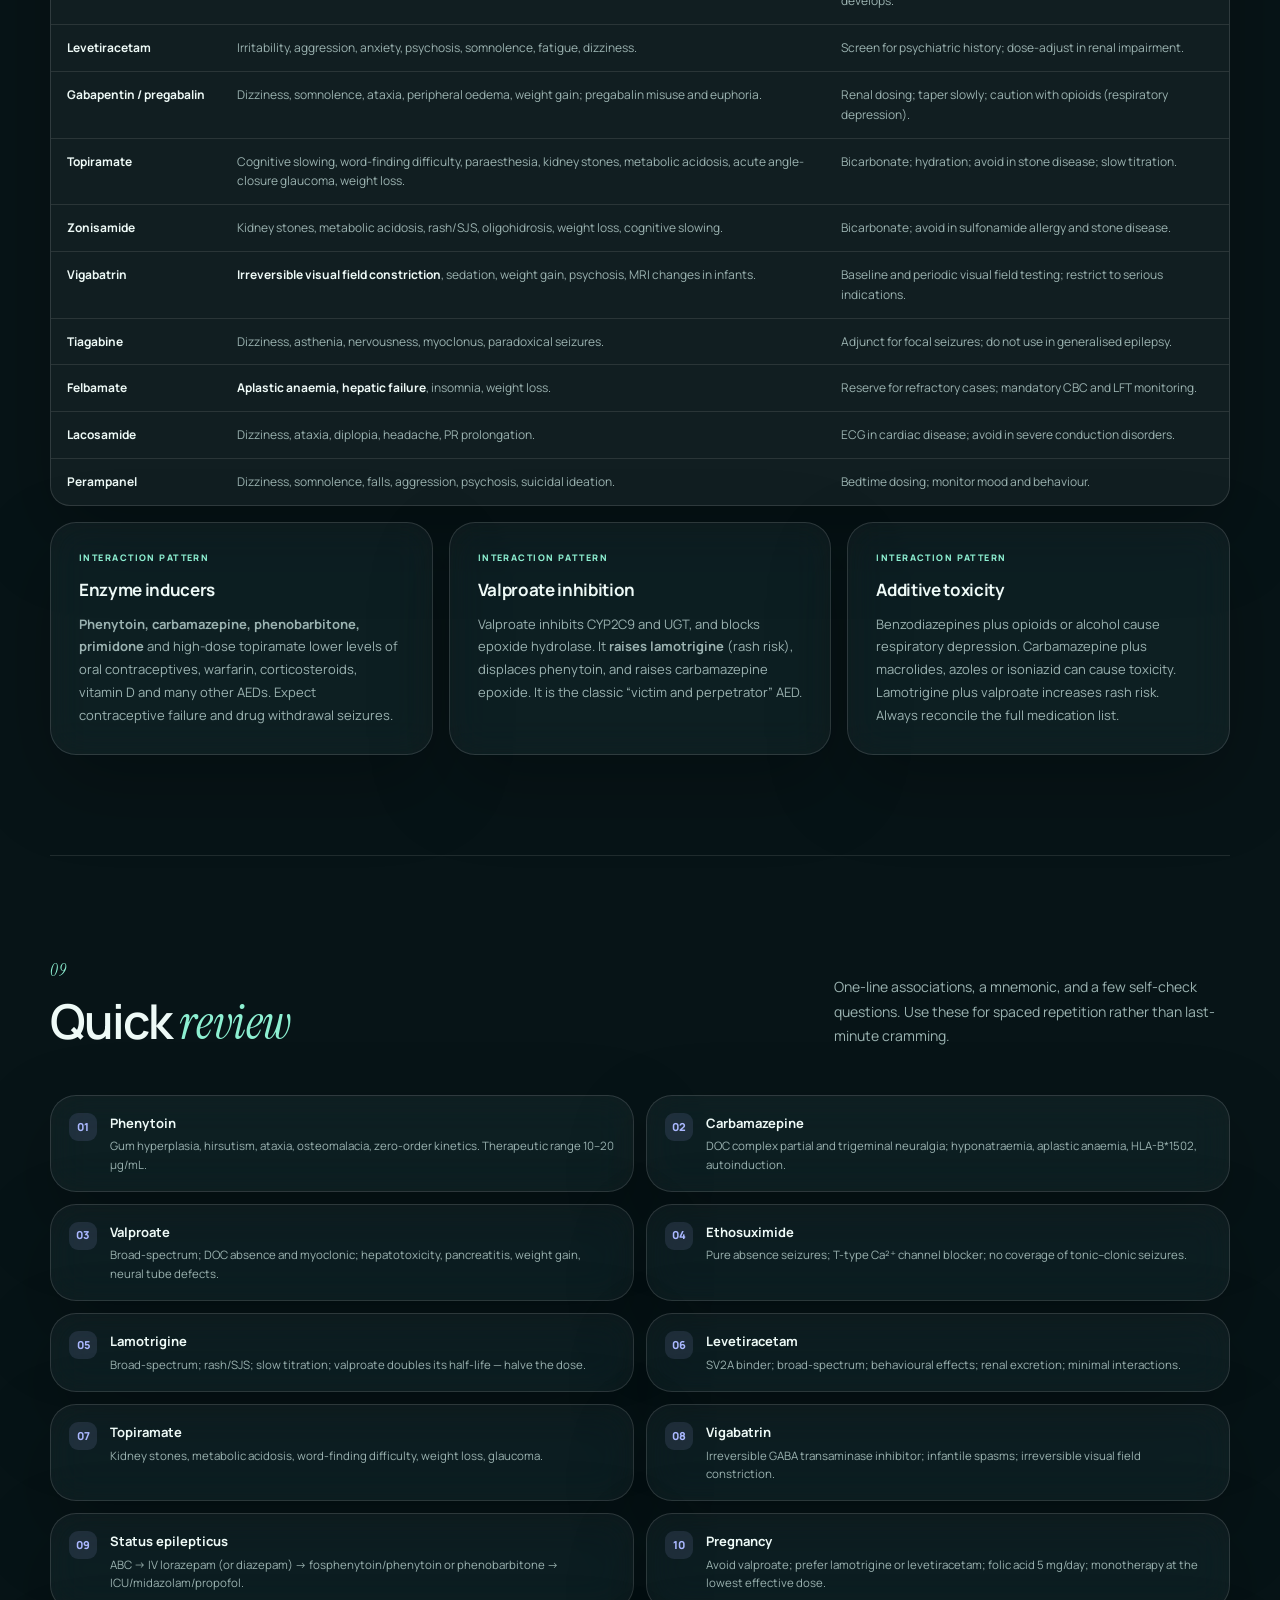
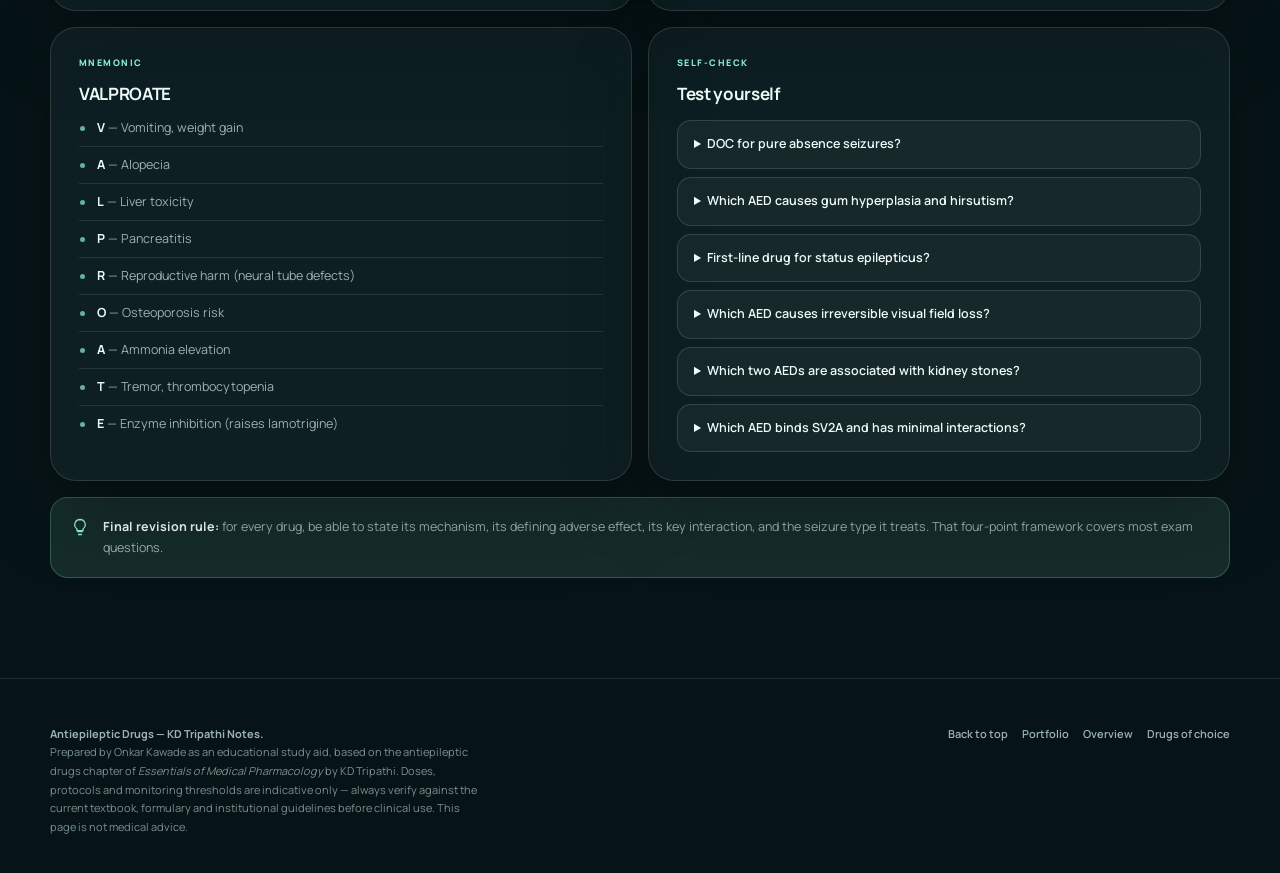
<file: antiepileptic-drugs.html>
<!DOCTYPE html>
<html lang="en" data-theme="dark">
<head>
  <meta charset="UTF-8">
  <meta name="viewport" content="width=device-width, initial-scale=1.0">
  <meta name="description" content="Glassmorphism study notes on antiepileptic drugs based on KD Tripathi's Essentials of Medical Pharmacology — classification, mechanisms, drug profiles, clinical uses and status epilepticus.">
  <meta name="author" content="Onkar Kawade">
  <meta name="theme-color" content="#071417">
  <title>Antiepileptic Drugs — KD Tripathi Notes</title>

  <link rel="icon" type="image/svg+xml" href="assets/favicon.svg">
  <link rel="preconnect" href="https://fonts.googleapis.com">
  <link rel="preconnect" href="https://fonts.gstatic.com" crossorigin>
  <link href="https://fonts.googleapis.com/css2?family=Instrument+Serif:ital@0;1&family=Manrope:wght@300;400;500;600;700;800&display=swap" rel="stylesheet">

  <script>
    (function () {
      document.documentElement.classList.add("js");
      try {
        var saved = localStorage.getItem("aed-theme");
        if (saved === "light" || saved === "dark") {
          document.documentElement.dataset.theme = saved;
        }
      } catch (error) { /* default theme */ }
    })();
  </script>

  <style>
    /* =========================================================
       Antiepileptic Drugs — KD Tripathi study notes
       Glassmorphism theme, self-contained page
       ========================================================= */

    :root {
      --font-sans: "Manrope", "Segoe UI", system-ui, sans-serif;
      --font-serif: "Instrument Serif", Georgia, "Times New Roman", serif;

      --bg: #071417;
      --text: #eefaf7;
      --muted: #9bb3b1;
      --faint: #78918e;

      --accent: #8df0d2;
      --accent-rgb: 141, 240, 210;
      --accent-2: #aab8ff;
      --accent-3: #ffb3d1;
      --amber: #ffd28a;
      --red: #ff9aa8;

      --line: rgba(255, 255, 255, 0.1);
      --line-strong: rgba(255, 255, 255, 0.18);
      --glass: rgba(255, 255, 255, 0.045);
      --glass-strong: rgba(255, 255, 255, 0.085);
      --glass-border: rgba(255, 255, 255, 0.13);
      --glass-highlight: rgba(255, 255, 255, 0.18);

      --nav-bg: rgba(8, 24, 27, 0.62);
      --nav-bg-scrolled: rgba(8, 24, 27, 0.88);
      --shadow-soft: 0 30px 80px rgba(0, 0, 0, 0.25);
      --shadow-hover: 0 40px 90px rgba(0, 0, 0, 0.35);

      --primary-grad: linear-gradient(135deg, #b1fbe7 0%, #8df0d2 42%, #a9c7ff 100%);
      --primary-text: #06231e;

      --accent-soft: rgba(141, 240, 210, 0.11);
      --violet-soft: rgba(170, 184, 255, 0.12);
      --rose-soft: rgba(255, 179, 209, 0.1);
      --amber-soft: rgba(255, 210, 138, 0.1);
      --red-soft: rgba(255, 154, 168, 0.1);

      --orb-mint: rgba(49, 210, 172, 0.23);
      --orb-violet: rgba(105, 126, 255, 0.18);
      --orb-rose: rgba(255, 118, 172, 0.12);

      --gutter: clamp(18px, 4vw, 42px);
      --radius: 26px;
      --ease: cubic-bezier(0.22, 1, 0.36, 1);
      color-scheme: dark;
    }

    html[data-theme="light"] {
      --bg: #edf4f1;
      --text: #0c2b27;
      --muted: #526e6a;
      --faint: #57706c;

      --accent: #0b8f75;
      --accent-rgb: 11, 143, 117;
      --accent-2: #496ad8;
      --accent-3: #bd4c78;
      --amber: #9a6414;
      --red: #b43a52;

      --line: rgba(12, 43, 39, 0.1);
      --line-strong: rgba(12, 43, 39, 0.18);
      --glass: rgba(255, 255, 255, 0.4);
      --glass-strong: rgba(255, 255, 255, 0.65);
      --glass-border: rgba(255, 255, 255, 0.75);
      --glass-highlight: rgba(255, 255, 255, 0.95);

      --nav-bg: rgba(247, 252, 250, 0.7);
      --nav-bg-scrolled: rgba(247, 252, 250, 0.92);
      --shadow-soft: 0 30px 80px rgba(22, 68, 59, 0.1);
      --shadow-hover: 0 40px 90px rgba(22, 68, 59, 0.16);

      --primary-grad: linear-gradient(135deg, #108b73 0%, #2e7eaa 52%, #496ad8 100%);
      --primary-text: #f5fffc;

      --accent-soft: rgba(11, 143, 117, 0.1);
      --violet-soft: rgba(73, 106, 216, 0.1);
      --rose-soft: rgba(189, 76, 120, 0.09);
      --amber-soft: rgba(154, 100, 20, 0.1);
      --red-soft: rgba(180, 58, 82, 0.09);

      --orb-mint: rgba(34, 180, 146, 0.2);
      --orb-violet: rgba(80, 108, 220, 0.14);
      --orb-rose: rgba(210, 92, 140, 0.12);
      color-scheme: light;
    }

    *, *::before, *::after { box-sizing: border-box; }

    html {
      scroll-behavior: smooth;
      scroll-padding-top: 110px;
      background: var(--bg);
    }

    body {
      margin: 0;
      min-width: 320px;
      overflow-x: hidden;
      background: var(--bg);
      color: var(--text);
      font-family: var(--font-sans);
      font-size: 16px;
      line-height: 1.65;
      -webkit-font-smoothing: antialiased;
      text-rendering: optimizeLegibility;
    }

    ::selection { background: rgba(var(--accent-rgb), 0.3); color: var(--text); }

    ::-webkit-scrollbar { width: 10px; }
    ::-webkit-scrollbar-track { background: var(--bg); }
    ::-webkit-scrollbar-thumb {
      background: color-mix(in srgb, var(--accent) 35%, transparent);
      border: 3px solid var(--bg);
      border-radius: 999px;
    }
    ::-webkit-scrollbar-thumb:hover { background: color-mix(in srgb, var(--accent) 55%, transparent); }

    img, svg { display: block; max-width: 100%; }
    a { color: inherit; text-decoration: none; }
    button { color: inherit; font: inherit; }

    h1, h2, h3, h4, p, ul, ol { margin-top: 0; }

    :focus-visible {
      outline: 2px solid var(--accent);
      outline-offset: 4px;
      border-radius: 6px;
    }

    .skip-link {
      position: fixed;
      top: 12px;
      left: 12px;
      z-index: 200;
      padding: 10px 16px;
      border-radius: 999px;
      background: var(--accent);
      color: #06231e;
      font-weight: 700;
      transform: translateY(-160%);
      transition: transform 0.25s var(--ease);
    }
    .skip-link:focus { transform: translateY(0); }

    .sr-only {
      position: absolute;
      width: 1px;
      height: 1px;
      padding: 0;
      margin: -1px;
      overflow: hidden;
      clip: rect(0, 0, 0, 0);
      white-space: nowrap;
      border: 0;
    }

    .container {
      width: min(1180px, calc(100% - var(--gutter) * 2));
      margin-inline: auto;
    }

    .ambient {
      position: fixed;
      inset: 0;
      z-index: -2;
      overflow: hidden;
      pointer-events: none;
    }

    .orb {
      position: absolute;
      border-radius: 50%;
      filter: blur(80px);
      opacity: 0.9;
      animation: drift 22s var(--ease) infinite alternate;
    }
    .orb--mint { width: 44vw; height: 44vw; top: -12vw; left: -8vw; background: var(--orb-mint); }
    .orb--violet { width: 38vw; height: 38vw; top: 26%; right: -12vw; background: var(--orb-violet); animation-delay: -7s; }
    .orb--rose { width: 32vw; height: 32vw; bottom: -10vw; left: 22%; background: var(--orb-rose); animation-delay: -14s; }

    @keyframes drift {
      from { transform: translate3d(0, 0, 0) scale(1); }
      to { transform: translate3d(4vw, 3vw, 0) scale(1.12); }
    }

    .grain {
      position: absolute;
      inset: 0;
      opacity: 0.035;
      background-image: url("data:image/svg+xml,%3Csvg xmlns='http://www.w3.org/2000/svg' width='140' height='140'%3E%3Cfilter id='n'%3E%3CfeTurbulence type='fractalNoise' baseFrequency='0.9' numOctaves='2'/%3E%3C/filter%3E%3Crect width='100%25' height='100%25' filter='url(%23n)'/%3E%3C/svg%3E");
    }

    .scroll-progress {
      position: fixed;
      top: 0;
      left: 0;
      z-index: 120;
      height: 2px;
      width: 0;
      background: var(--primary-grad);
      box-shadow: 0 0 18px rgba(var(--accent-rgb), 0.6);
    }

    /* ---------- Header ---------- */

    .site-header {
      position: fixed;
      top: 0;
      left: 0;
      right: 0;
      z-index: 100;
      padding: 16px var(--gutter);
      pointer-events: none;
    }

    .nav {
      pointer-events: auto;
      width: min(1180px, 100%);
      margin-inline: auto;
      display: flex;
      align-items: center;
      gap: 20px;
      padding: 10px 12px 10px 18px;
      border: 1px solid var(--glass-border);
      border-radius: 999px;
      background: var(--nav-bg);
      box-shadow: 0 16px 50px rgba(0, 0, 0, 0.18);
      backdrop-filter: blur(22px) saturate(150%);
      -webkit-backdrop-filter: blur(22px) saturate(150%);
      transition: background 0.3s ease, box-shadow 0.3s ease;
    }
    .site-header.is-scrolled .nav {
      background: var(--nav-bg-scrolled);
      box-shadow: 0 18px 60px rgba(0, 0, 0, 0.28);
    }

    .brand {
      display: inline-flex;
      align-items: center;
      gap: 10px;
      flex: 0 0 auto;
      font-size: 13px;
      font-weight: 700;
      letter-spacing: -0.01em;
    }

    .brand-mark {
      display: grid;
      place-items: center;
      width: 36px;
      height: 36px;
      border-radius: 50%;
      background: var(--primary-grad);
      color: var(--primary-text);
      font-size: 12px;
      font-weight: 800;
      letter-spacing: 0.02em;
    }

    .brand-text small {
      display: block;
      color: var(--muted);
      font-size: 9px;
      font-weight: 600;
      letter-spacing: 0.14em;
      text-transform: uppercase;
    }

    .nav-links {
      display: flex;
      align-items: center;
      justify-content: center;
      gap: 4px;
      margin-inline: auto;
    }

    .nav-links a {
      padding: 7px 11px;
      border-radius: 999px;
      color: var(--muted);
      font-size: 12px;
      font-weight: 600;
      white-space: nowrap;
      transition: color 0.2s ease, background 0.2s ease;
    }
    .nav-links a:hover,
    .nav-links a.is-active {
      color: var(--text);
      background: var(--glass-strong);
    }

    .nav-actions {
      display: flex;
      align-items: center;
      gap: 8px;
      flex: 0 0 auto;
    }

    .icon-btn {
      display: inline-grid;
      place-items: center;
      width: 38px;
      height: 38px;
      padding: 0;
      border: 1px solid var(--glass-border);
      border-radius: 50%;
      background: var(--glass);
      cursor: pointer;
      transition: background 0.2s ease, transform 0.2s ease;
    }
    .icon-btn:hover { background: var(--glass-strong); transform: translateY(-1px); }
    .icon { width: 17px; height: 17px; fill: none; stroke: currentColor; stroke-width: 1.7; stroke-linecap: round; stroke-linejoin: round; }

    .theme-toggle .icon-moon { display: none; }
    html[data-theme="light"] .theme-toggle .icon-sun { display: none; }
    html[data-theme="light"] .theme-toggle .icon-moon { display: block; }

    .menu-toggle { display: none; }
    .menu-toggle span {
      display: block;
      width: 15px;
      height: 1.5px;
      margin: 3px auto;
      background: currentColor;
      transition: transform 0.25s ease, opacity 0.25s ease;
    }
    .menu-toggle[aria-expanded="true"] span:first-child { transform: translateY(4.5px) rotate(45deg); }
    .menu-toggle[aria-expanded="true"] span:last-child { transform: translateY(-4.5px) rotate(-45deg); }

    /* ---------- Shared type ---------- */

    .eyebrow {
      display: inline-flex;
      align-items: center;
      gap: 8px;
      margin-bottom: 18px;
      color: var(--muted);
      font-size: 10px;
      font-weight: 700;
      letter-spacing: 0.2em;
      text-transform: uppercase;
    }

    .eyebrow-dot {
      width: 6px;
      height: 6px;
      border-radius: 50%;
      background: var(--accent);
      box-shadow: 0 0 0 4px rgba(var(--accent-rgb), 0.12);
    }

    .eyebrow-sep { opacity: 0.45; }

    .section {
      position: relative;
      padding: clamp(58px, 8vw, 100px) 0;
    }

    .section + .section { border-top: 1px solid var(--line); }

    .section-head {
      display: grid;
      grid-template-columns: minmax(0, 1fr) minmax(260px, 0.55fr);
      gap: clamp(24px, 5vw, 70px);
      align-items: end;
      margin-bottom: clamp(28px, 4vw, 46px);
    }

    .section-number {
      display: inline-block;
      margin-bottom: 12px;
      color: var(--accent);
      font-family: var(--font-serif);
      font-size: 17px;
      font-style: italic;
      letter-spacing: 0.04em;
    }

    .section-title {
      margin-bottom: 0;
      font-size: clamp(30px, 4.6vw, 48px);
      font-weight: 600;
      letter-spacing: -0.04em;
      line-height: 1.05;
    }

    .section-title em {
      color: var(--accent);
      font-family: var(--font-serif);
      font-weight: 400;
      letter-spacing: -0.01em;
    }

    .section-intro {
      margin: 0;
      color: var(--muted);
      font-size: 14px;
      line-height: 1.75;
    }

    .glass {
      border: 1px solid var(--glass-border);
      border-radius: var(--radius);
      background: var(--glass);
      box-shadow: var(--shadow-soft);
      backdrop-filter: blur(18px) saturate(140%);
      -webkit-backdrop-filter: blur(18px) saturate(140%);
    }

    .pill {
      display: inline-flex;
      align-items: center;
      gap: 6px;
      padding: 5px 10px;
      border: 1px solid var(--glass-border);
      border-radius: 999px;
      background: var(--glass);
      color: var(--muted);
      font-size: 10px;
      font-weight: 600;
      letter-spacing: 0.02em;
    }
    .pill--mint { background: var(--accent-soft); border-color: rgba(var(--accent-rgb), 0.25); color: var(--accent); }
    .pill--violet { background: var(--violet-soft); border-color: rgba(170, 184, 255, 0.25); color: var(--accent-2); }
    .pill--rose { background: var(--rose-soft); border-color: rgba(255, 179, 209, 0.25); color: var(--accent-3); }
    .pill--amber { background: var(--amber-soft); border-color: rgba(255, 210, 138, 0.25); color: var(--amber); }

    .js [data-reveal] {
      opacity: 0;
      transform: translateY(20px);
      transition: opacity 0.7s var(--ease), transform 0.7s var(--ease);
    }
    .js [data-reveal].is-visible { opacity: 1; transform: none; }


    /* ---------- Hero ---------- */

    .hero {
      position: relative;
      padding: clamp(130px, 16vw, 190px) 0 clamp(58px, 8vw, 96px);
    }

    .hero-grid {
      display: grid;
      grid-template-columns: minmax(0, 1.25fr) minmax(280px, 0.75fr);
      gap: clamp(34px, 6vw, 84px);
      align-items: center;
    }

    .hero h1 {
      margin-bottom: 22px;
      font-size: clamp(48px, 8.2vw, 94px);
      font-weight: 600;
      letter-spacing: -0.065em;
      line-height: 0.92;
    }

    .hero h1 em {
      display: block;
      color: var(--accent);
      font-family: var(--font-serif);
      font-weight: 400;
      letter-spacing: -0.02em;
    }

    .hero-sub {
      max-width: 58ch;
      margin-bottom: 26px;
      color: var(--muted);
      font-size: clamp(14px, 1.5vw, 16px);
      line-height: 1.8;
    }

    .hero-meta {
      display: flex;
      flex-wrap: wrap;
      gap: 8px;
      margin-bottom: 30px;
    }

    .hero-actions {
      display: flex;
      flex-wrap: wrap;
      gap: 10px;
      align-items: center;
    }

    .btn {
      display: inline-flex;
      align-items: center;
      justify-content: center;
      gap: 9px;
      min-height: 46px;
      padding: 0 19px;
      border: 1px solid transparent;
      border-radius: 999px;
      font-size: 13px;
      font-weight: 700;
      cursor: pointer;
      transition: transform 0.25s var(--ease), box-shadow 0.25s ease, background 0.25s ease;
    }
    .btn:hover { transform: translateY(-2px); }
    .btn-primary {
      background: var(--primary-grad);
      color: var(--primary-text);
      box-shadow: 0 14px 34px rgba(var(--accent-rgb), 0.22);
    }
    .btn-primary:hover { box-shadow: 0 20px 44px rgba(var(--accent-rgb), 0.32); }
    .btn-glass {
      border-color: var(--glass-border);
      background: var(--glass);
      color: var(--text);
      backdrop-filter: blur(12px);
    }
    .btn-glass:hover { background: var(--glass-strong); }

    .hero-card {
      position: relative;
      padding: 24px;
      overflow: hidden;
    }
    .hero-card::before {
      content: "";
      position: absolute;
      inset: 0;
      background:
        radial-gradient(circle at 85% 0%, rgba(var(--accent-rgb), 0.16), transparent 45%),
        radial-gradient(circle at 0% 100%, rgba(170, 184, 255, 0.12), transparent 50%);
      pointer-events: none;
    }
    .hero-card > * { position: relative; }

    .hero-card-head {
      display: flex;
      align-items: center;
      justify-content: space-between;
      gap: 12px;
      margin-bottom: 20px;
    }
    .hero-card-head p {
      margin: 0;
      color: var(--faint);
      font-size: 9px;
      font-weight: 700;
      letter-spacing: 0.16em;
      text-transform: uppercase;
    }

    .hero-stats {
      display: grid;
      grid-template-columns: 1fr 1fr;
      gap: 10px;
    }

    .hero-stat {
      padding: 16px 14px;
      border: 1px solid var(--line);
      border-radius: 16px;
      background: rgba(255, 255, 255, 0.025);
    }
    .hero-stat strong {
      display: block;
      margin-bottom: 3px;
      color: var(--accent);
      font-family: var(--font-serif);
      font-size: 30px;
      font-weight: 400;
      line-height: 1;
    }
    .hero-stat span {
      color: var(--muted);
      font-size: 10px;
      font-weight: 600;
      line-height: 1.4;
    }

    .hero-note {
      display: flex;
      gap: 10px;
      margin-top: 18px;
      padding-top: 16px;
      border-top: 1px solid var(--line);
      color: var(--faint);
      font-size: 10.5px;
      line-height: 1.6;
    }
    .hero-note svg { flex: 0 0 auto; width: 15px; height: 15px; margin-top: 2px; color: var(--accent); }

    /* ---------- Cards and grids ---------- */

    .grid-2 { display: grid; grid-template-columns: repeat(2, minmax(0, 1fr)); gap: 16px; }
    .grid-3 { display: grid; grid-template-columns: repeat(3, minmax(0, 1fr)); gap: 16px; }

    .card {
      padding: clamp(20px, 2.6vw, 28px);
    }

    .card h3 {
      margin-bottom: 9px;
      font-size: 17px;
      font-weight: 700;
      letter-spacing: -0.02em;
    }
    .card p { margin-bottom: 0; color: var(--muted); font-size: 13px; line-height: 1.75; }
    .card p + p { margin-top: 10px; }

    .card-kicker {
      display: block;
      margin-bottom: 10px;
      color: var(--accent);
      font-size: 9px;
      font-weight: 800;
      letter-spacing: 0.16em;
      text-transform: uppercase;
    }

    .icon-badge {
      display: grid;
      place-items: center;
      width: 42px;
      height: 42px;
      margin-bottom: 16px;
      border: 1px solid var(--glass-border);
      border-radius: 13px;
      background: var(--glass-strong);
      color: var(--accent);
    }
    .icon-badge svg { width: 19px; height: 19px; }

    .list-clean { margin: 0; padding: 0; list-style: none; }
    .list-clean li {
      position: relative;
      padding: 8px 0 8px 18px;
      border-top: 1px solid var(--line);
      color: var(--muted);
      font-size: 12.5px;
      line-height: 1.6;
    }
    .list-clean li:first-child { border-top: 0; padding-top: 0; }
    .list-clean li::before {
      content: "";
      position: absolute;
      top: 16px;
      left: 1px;
      width: 5px;
      height: 5px;
      border-radius: 50%;
      background: var(--accent);
      opacity: 0.7;
    }
    .list-clean li:first-child::before { top: 8px; }
    .list-clean strong { color: var(--text); font-weight: 700; }

    .callout {
      display: flex;
      gap: 14px;
      padding: 18px 20px;
      border: 1px solid var(--glass-border);
      border-radius: 18px;
      background: var(--glass);
      font-size: 12.5px;
      line-height: 1.7;
    }
    .callout svg { flex: 0 0 auto; width: 18px; height: 18px; margin-top: 2px; }
    .callout p { margin: 0; color: var(--muted); }
    .callout strong { color: var(--text); }
    .callout--tip { border-color: rgba(var(--accent-rgb), 0.24); background: var(--accent-soft); }
    .callout--tip svg { color: var(--accent); }
    .callout--warn { border-color: rgba(255, 210, 138, 0.26); background: var(--amber-soft); }
    .callout--warn svg { color: var(--amber); }
    .callout--danger { border-color: rgba(255, 154, 168, 0.28); background: var(--red-soft); }
    .callout--danger svg { color: var(--red); }

    /* ---------- Classification ---------- */

    .class-grid {
      display: grid;
      grid-template-columns: repeat(2, minmax(0, 1fr));
      gap: 12px;
    }

    .class-item {
      display: grid;
      grid-template-columns: 34px minmax(0, 1fr);
      gap: 13px;
      padding: 16px;
      border: 1px solid var(--line);
      border-radius: 17px;
      background: rgba(255, 255, 255, 0.022);
      transition: border-color 0.2s ease, background 0.2s ease, transform 0.25s var(--ease);
    }
    .class-item:hover {
      border-color: var(--line-strong);
      background: var(--glass);
      transform: translateY(-2px);
    }
    .class-num {
      display: grid;
      place-items: center;
      width: 30px;
      height: 30px;
      border-radius: 9px;
      background: var(--accent-soft);
      color: var(--accent);
      font-family: var(--font-serif);
      font-size: 14px;
    }
    .class-item h4 {
      margin: 1px 0 3px;
      font-size: 12.5px;
      font-weight: 700;
      letter-spacing: -0.01em;
    }
    .class-item p { margin: 0; color: var(--muted); font-size: 11.5px; line-height: 1.55; }

    /* ---------- Mechanisms ---------- */

    .mechanism-grid {
      display: grid;
      grid-template-columns: repeat(3, minmax(0, 1fr));
      gap: 14px;
    }

    .mechanism {
      position: relative;
      padding: 22px;
      overflow: hidden;
    }
    .mechanism::after {
      content: "";
      position: absolute;
      right: -24px;
      bottom: -24px;
      width: 110px;
      height: 110px;
      border-radius: 50%;
      background: radial-gradient(circle, rgba(var(--accent-rgb), 0.1), transparent 70%);
      pointer-events: none;
    }
    .mechanism h3 { font-size: 15px; }
    .mechanism p { font-size: 12px; }
    .mechanism .drug-list {
      display: flex;
      flex-wrap: wrap;
      gap: 5px;
      margin-top: 14px;
    }
    .mechanism .drug-list span {
      padding: 3px 8px;
      border: 1px solid var(--line);
      border-radius: 999px;
      background: rgba(255, 255, 255, 0.025);
      color: var(--muted);
      font-size: 9.5px;
      font-weight: 600;
    }

    /* ---------- Tables ---------- */

    .table-wrap {
      overflow-x: auto;
      border: 1px solid var(--glass-border);
      border-radius: 20px;
      background: var(--glass);
      box-shadow: var(--shadow-soft);
      -webkit-overflow-scrolling: touch;
    }

    table {
      width: 100%;
      border-collapse: collapse;
      min-width: 660px;
      font-size: 12px;
      text-align: left;
    }

    caption {
      padding: 16px 18px;
      border-bottom: 1px solid var(--line);
      color: var(--faint);
      font-size: 9px;
      font-weight: 700;
      letter-spacing: 0.15em;
      text-align: left;
      text-transform: uppercase;
    }

    th, td {
      padding: 13px 16px;
      border-bottom: 1px solid var(--line);
      vertical-align: top;
    }
    thead th {
      background: rgba(255, 255, 255, 0.035);
      color: var(--text);
      font-size: 10px;
      font-weight: 800;
      letter-spacing: 0.1em;
      text-transform: uppercase;
      white-space: nowrap;
    }
    tbody th {
      color: var(--text);
      font-weight: 700;
      white-space: nowrap;
    }
    tbody tr:last-child th,
    tbody tr:last-child td { border-bottom: 0; }
    tbody tr:hover { background: rgba(255, 255, 255, 0.025); }
    td { color: var(--muted); }
    td strong { color: var(--text); font-weight: 700; }
    .tick { color: var(--accent); font-weight: 800; }

    /* ---------- Drug accordions ---------- */

    .drug-list {
      display: grid;
      gap: 10px;
    }

    .drug {
      border: 1px solid var(--glass-border);
      border-radius: 18px;
      background: var(--glass);
      overflow: hidden;
      transition: border-color 0.25s ease, background 0.25s ease;
    }
    .drug:hover { border-color: var(--line-strong); }
    .drug[open] {
      border-color: rgba(var(--accent-rgb), 0.3);
      background: var(--glass-strong);
      box-shadow: 0 22px 55px rgba(0, 0, 0, 0.18);
    }

    .drug summary {
      display: grid;
      grid-template-columns: 42px minmax(0, 1fr) auto;
      gap: 14px;
      align-items: center;
      padding: 16px 18px;
      cursor: pointer;
      list-style: none;
      user-select: none;
    }
    .drug summary::-webkit-details-marker { display: none; }

    .drug-index {
      display: grid;
      place-items: center;
      width: 38px;
      height: 38px;
      border: 1px solid var(--line);
      border-radius: 12px;
      background: rgba(255, 255, 255, 0.03);
      color: var(--accent);
      font-family: var(--font-serif);
      font-size: 15px;
    }

    .drug-title { min-width: 0; }
    .drug-title strong {
      display: block;
      font-size: 14px;
      font-weight: 700;
      letter-spacing: -0.01em;
    }
    .drug-title span {
      display: block;
      margin-top: 2px;
      color: var(--faint);
      font-size: 10.5px;
      line-height: 1.5;
    }

    .drug-chevron {
      width: 17px;
      height: 17px;
      color: var(--faint);
      transition: transform 0.3s var(--ease), color 0.2s ease;
    }
    .drug[open] .drug-chevron { transform: rotate(180deg); color: var(--accent); }

    .drug-body {
      padding: 0 18px 20px 74px;
      border-top: 1px solid var(--line);
    }

    .drug-facts {
      display: grid;
      grid-template-columns: repeat(2, minmax(0, 1fr));
      gap: 14px;
      padding-top: 18px;
    }

    .drug-fact h4 {
      margin: 0 0 5px;
      color: var(--accent);
      font-size: 9px;
      font-weight: 800;
      letter-spacing: 0.13em;
      text-transform: uppercase;
    }
    .drug-fact p,
    .drug-fact ul {
      margin: 0;
      color: var(--muted);
      font-size: 12px;
      line-height: 1.65;
    }
    .drug-fact ul { padding-left: 15px; }
    .drug-fact li + li { margin-top: 3px; }
    .drug-fact strong { color: var(--text); }

    .drug-tags {
      display: flex;
      flex-wrap: wrap;
      gap: 5px;
      margin-top: 14px;
      padding-top: 14px;
      border-top: 1px solid var(--line);
    }

    /* ---------- Status timeline ---------- */

    .timeline {
      position: relative;
      display: grid;
      gap: 14px;
      margin: 0;
      padding: 0;
      list-style: none;
    }
    .timeline::before {
      content: "";
      position: absolute;
      top: 12px;
      bottom: 12px;
      left: 17px;
      width: 1px;
      background: linear-gradient(var(--accent), rgba(var(--accent-rgb), 0.1));
    }
    .timeline li {
      position: relative;
      display: grid;
      grid-template-columns: 36px minmax(0, 1fr);
      gap: 16px;
    }
    .timeline-dot {
      position: relative;
      z-index: 1;
      display: grid;
      place-items: center;
      width: 35px;
      height: 35px;
      border: 1px solid var(--glass-border);
      border-radius: 50%;
      background: var(--bg);
      color: var(--accent);
      font-size: 10px;
      font-weight: 800;
    }
    .timeline-content {
      padding: 16px 18px;
    }
    .timeline-content h3 {
      margin-bottom: 4px;
      font-size: 14px;
    }
    .timeline-content p {
      margin: 0;
      color: var(--muted);
      font-size: 12px;
      line-height: 1.65;
    }
    .timeline-content strong { color: var(--text); }
    .timeline-content .pill { margin-top: 9px; }

    /* ---------- Quick review ---------- */

    .review-grid {
      display: grid;
      grid-template-columns: repeat(2, minmax(0, 1fr));
      gap: 12px;
    }

    .review-item {
      display: flex;
      gap: 13px;
      padding: 17px 18px;
    }
    .review-item > span {
      flex: 0 0 auto;
      display: grid;
      place-items: center;
      width: 28px;
      height: 28px;
      border-radius: 9px;
      background: var(--violet-soft);
      color: var(--accent-2);
      font-size: 11px;
      font-weight: 800;
    }
    .review-item h3 { margin-bottom: 3px; font-size: 13px; }
    .review-item p { margin: 0; color: var(--muted); font-size: 11.5px; line-height: 1.6; }

    details.self-check {
      border: 1px solid var(--glass-border);
      border-radius: 14px;
      background: var(--glass);
      padding: 0 16px;
    }
    details.self-check summary {
      padding: 13px 0;
      color: var(--text);
      font-size: 12.5px;
      font-weight: 600;
      cursor: pointer;
    }
    details.self-check p {
      margin: 0 0 14px;
      color: var(--muted);
      font-size: 12px;
      line-height: 1.7;
    }
    details.self-check[open] summary { color: var(--accent); }

    /* ---------- Footer ---------- */

    .footer {
      padding: 46px 0 36px;
      border-top: 1px solid var(--line);
    }
    .footer-grid {
      display: flex;
      flex-wrap: wrap;
      gap: 24px;
      align-items: flex-start;
      justify-content: space-between;
    }
    .footer p {
      max-width: 62ch;
      margin: 0;
      color: var(--faint);
      font-size: 11px;
      line-height: 1.7;
    }
    .footer strong { color: var(--muted); }
    .footer-links {
      display: flex;
      flex-wrap: wrap;
      gap: 14px;
      font-size: 11px;
      font-weight: 600;
      color: var(--muted);
    }
    .footer-links a { transition: color 0.2s ease; }
    .footer-links a:hover { color: var(--accent); }

    .back-to-top {
      position: fixed;
      right: 22px;
      bottom: 22px;
      z-index: 90;
      display: grid;
      place-items: center;
      width: 44px;
      height: 44px;
      border: 1px solid var(--glass-border);
      border-radius: 50%;
      background: var(--nav-bg-scrolled);
      box-shadow: var(--shadow-soft);
      backdrop-filter: blur(16px);
      opacity: 0;
      visibility: hidden;
      transform: translateY(10px);
      transition: opacity 0.25s ease, transform 0.25s ease, visibility 0.25s;
      cursor: pointer;
    }
    .back-to-top.is-visible { opacity: 1; visibility: visible; transform: none; }
    .back-to-top svg { width: 18px; height: 18px; }

    /* ---------- Responsive ---------- */

    @media (max-width: 1020px) {
      .nav-links { display: none; }
      .nav-actions { margin-left: auto; }
      .menu-toggle { display: inline-grid; }

      .nav-links.is-open {
        position: absolute;
        top: calc(100% + 8px);
        left: 0;
        right: 0;
        display: grid;
        gap: 2px;
        margin: 0;
        padding: 10px;
        border: 1px solid var(--glass-border);
        border-radius: 22px;
        background: var(--nav-bg-scrolled);
        box-shadow: var(--shadow-soft);
        backdrop-filter: blur(22px);
      }
      .nav-links.is-open a { padding: 10px 14px; border-radius: 12px; }

      .hero-grid { grid-template-columns: 1fr; }
      .hero-card { max-width: 540px; }
      .section-head { grid-template-columns: 1fr; gap: 14px; }
      .section-intro { max-width: 66ch; }
      .mechanism-grid { grid-template-columns: repeat(2, minmax(0, 1fr)); }
      .grid-3 { grid-template-columns: repeat(2, minmax(0, 1fr)); }
    }

    @media (max-width: 720px) {
      .site-header { padding: 10px 12px; }
      .brand-text { display: none; }
      .hero { padding-top: 118px; }
      .hero h1 { font-size: clamp(46px, 15vw, 72px); }
      .grid-2,
      .grid-3,
      .class-grid,
      .mechanism-grid,
      .review-grid { grid-template-columns: 1fr; }
      .drug summary { grid-template-columns: 36px minmax(0, 1fr) auto; gap: 11px; padding: 14px; }
      .drug-index { width: 34px; height: 34px; }
      .drug-body { padding: 0 14px 17px; }
      .drug-facts { grid-template-columns: 1fr; }
      .timeline::before { left: 15px; }
      .timeline li { grid-template-columns: 31px minmax(0, 1fr); gap: 12px; }
      .timeline-dot { width: 31px; height: 31px; }
      .hero-stats { grid-template-columns: 1fr 1fr; }
      .footer-grid { flex-direction: column; }
    }

    @media (max-width: 420px) {
      .hero-stats { grid-template-columns: 1fr; }
      .hero-actions .btn { width: 100%; }
    }

    @media (prefers-reduced-motion: reduce) {
      html { scroll-behavior: auto; }
      *, *::before, *::after {
        animation-duration: 0.001ms !important;
        animation-iteration-count: 1 !important;
        transition-duration: 0.001ms !important;
      }
      .js [data-reveal] { opacity: 1; transform: none; }
    }

    @media print {
      @page { margin: 14mm; }
      :root,
      html[data-theme="light"] {
        --bg: #fff;
        --text: #111;
        --muted: #333;
        --faint: #555;
        --line: #ddd;
        --line-strong: #bbb;
        --glass: #fff;
        --glass-strong: #fff;
        --glass-border: #ddd;
        --shadow-soft: none;
        --shadow-hover: none;
        --accent: #0a6b58;
        --accent-2: #2c4699;
        --accent-3: #8c2d50;
        --amber: #7a4c00;
        --red: #8c1f33;
      }
      body { background: #fff; color: #111; font-size: 11pt; }
      .ambient, .site-header, .scroll-progress, .back-to-top, .hero-actions, .skip-link, .hero-card, .drug-chevron { display: none !important; }
      .hero { padding: 0 0 24px; }
      .hero-grid { display: block; }
      .hero h1 { font-size: 34pt; }
      .section { padding: 22px 0; break-inside: auto; }
      .section-head { display: block; margin-bottom: 14px; break-after: avoid; }
      .section-intro { margin-top: 8px; }
      .glass, .drug, .table-wrap { box-shadow: none; background: #fff; }
      .table-wrap { overflow: visible; }
      table { min-width: 0; font-size: 9pt; }
      th, td { padding: 8px 10px; }
      thead { display: table-header-group; }
      tbody tr { break-inside: avoid; }
      .drug, .card, .class-item, .mechanism, .review-item, .callout, details.self-check { break-inside: avoid; }
      .drug-body { display: block !important; padding-left: 18px; }
      details > summary { list-style: none; }
      a { text-decoration: none; color: #111; }
      .footer { padding: 18px 0; }
      .js [data-reveal] { opacity: 1; transform: none; }
    }
  </style>
</head>
<body>

  <a class="skip-link" href="#main">Skip to notes</a>
  <div class="scroll-progress" id="scroll-progress" aria-hidden="true"></div>

  <div class="ambient" aria-hidden="true">
    <span class="orb orb--mint"></span>
    <span class="orb orb--violet"></span>
    <span class="orb orb--rose"></span>
    <span class="grain"></span>
  </div>

  <header class="site-header" id="top">
    <nav class="nav" aria-label="Notes navigation">
      <a class="brand" href="#top">
        <span class="brand-mark">OK</span>
        <span class="brand-text">Onkar's Notes<small>Pharmacology</small></span>
      </a>

      <div class="nav-links" id="nav-links">
        <a href="#overview">Overview</a>
        <a href="#classification">Classification</a>
        <a href="#mechanisms">Mechanisms</a>
        <a href="#drugs">Drugs</a>
        <a href="#uses">Clinical uses</a>
        <a href="#status">Emergency</a>
        <a href="#review">Review</a>
      </div>

      <div class="nav-actions">
        <button class="icon-btn" type="button" id="print-btn" aria-label="Print these notes" title="Print notes">
          <svg class="icon" viewBox="0 0 24 24" aria-hidden="true">
            <path d="M6 9V3h12v6M6 18H4a2 2 0 0 1-2-2v-5a2 2 0 0 1 2-2h16a2 2 0 0 1 2 2v5a2 2 0 0 1-2 2h-2"></path>
            <rect x="6" y="14" width="12" height="8" rx="1"></rect>
          </svg>
        </button>
        <button class="icon-btn theme-toggle" type="button" id="theme-toggle" aria-label="Switch to light theme" title="Toggle theme">
          <svg class="icon icon-sun" viewBox="0 0 24 24" aria-hidden="true">
            <circle cx="12" cy="12" r="4"></circle>
            <path d="M12 2v2M12 20v2M4.93 4.93l1.42 1.42M17.66 17.66l1.41 1.41M2 12h2M20 12h2M4.93 19.07l1.42-1.42M17.66 6.34l1.41-1.41"></path>
          </svg>
          <svg class="icon icon-moon" viewBox="0 0 24 24" aria-hidden="true">
            <path d="M21 12.79A9 9 0 1 1 11.21 3 7 7 0 0 0 21 12.79Z"></path>
          </svg>
        </button>
        <button class="icon-btn menu-toggle" type="button" id="menu-toggle" aria-expanded="false" aria-controls="nav-links" aria-label="Open menu">
          <span></span><span></span>
        </button>
      </div>
    </nav>
  </header>

  <main id="main">
    <section class="hero container" aria-labelledby="hero-title">
      <div class="hero-grid">
        <div data-reveal>
          <p class="eyebrow">
            <span class="eyebrow-dot" aria-hidden="true"></span>
            Pharmacology
            <span class="eyebrow-sep" aria-hidden="true">·</span>
            Chapter 30
          </p>

          <h1 id="hero-title">Antiepileptic <em>drugs</em></h1>

          <p class="hero-sub">
            A concise, exam-oriented walkthrough of seizure pharmacology — from the
            classification and mechanisms in <strong>KD Tripathi</strong> to the drugs
            of choice, adverse effects, interactions, and the status epilepticus protocol.
          </p>

          <div class="hero-meta">
            <span class="pill pill--mint">KD Tripathi · Essentials of Medical Pharmacology</span>
            <span class="pill">Exam-oriented</span>
            <span class="pill">MBBS study notes</span>
          </div>

          <div class="hero-actions">
            <a class="btn btn-primary" href="#classification">
              Start with classification
              <svg class="icon" viewBox="0 0 24 24" aria-hidden="true"><path d="M12 5v14M5 12l7 7 7-7"></path></svg>
            </a>
            <a class="btn btn-glass" href="#drugs">
              Jump to drug profiles
              <svg class="icon" viewBox="0 0 24 24" aria-hidden="true"><path d="M7 17 17 7M7 7h10v10"></path></svg>
            </a>
          </div>
        </div>

        <aside class="hero-card glass" data-reveal aria-label="Chapter at a glance">
          <div class="hero-card-head">
            <p>Chapter at a glance</p>
            <span class="pill pill--violet">High yield</span>
          </div>
          <div class="hero-stats">
            <div class="hero-stat"><strong>10</strong><span>drug classes</span></div>
            <div class="hero-stat"><strong>4</strong><span>core targets</span></div>
            <div class="hero-stat"><strong>20+</strong><span>drug profiles</span></div>
            <div class="hero-stat"><strong>1</strong><span>status protocol</span></div>
          </div>
          <div class="hero-note">
            <svg class="icon" viewBox="0 0 24 24" aria-hidden="true"><path d="M12 9v4M12 17h.01"></path><path d="M10.3 3.9 1.8 18a2 2 0 0 0 1.7 3h17a2 2 0 0 0 1.7-3L13.7 3.9a2 2 0 0 0-3.4 0Z"></path></svg>
            <span>Study aid only — doses and protocols must be verified against your prescribed textbook and institutional guidelines before clinical use.</span>
          </div>
        </aside>
      </div>
    </section>

    <section class="section container" id="overview" aria-labelledby="overview-title">
      <div class="section-head" data-reveal>
        <div>
          <span class="section-number">01</span>
          <h2 class="section-title" id="overview-title">The <em>basics</em></h2>
        </div>
        <p class="section-intro">
          Epilepsy is a disorder of recurrent, unprovoked seizures caused by abnormal,
          excessive, synchronous neuronal firing. Antiepileptic drugs suppress this
          abnormal firing without eliminating normal neuronal activity.
        </p>
      </div>

      <div class="grid-2" style="margin-bottom:16px;">
        <article class="card glass" data-reveal>
          <span class="card-kicker">Definition · KD Tripathi</span>
          <h3>What is epilepsy?</h3>
          <p>
            A group of CNS disorders characterised by <strong>paroxysmal cerebral dysrhythmia</strong>,
            manifesting as brief episodes — seizures — of loss or disturbance of consciousness,
            with or without characteristic body movements, sensory or psychiatric phenomena.
          </p>
          <p>
            The episodes are unpredictable and their frequency is highly variable. A seizure
            is a transient event; epilepsy is the tendency to have recurrent unprovoked seizures.
          </p>
        </article>

        <article class="card glass" data-reveal>
          <span class="card-kicker">Clinical aim</span>
          <h3>Goals of therapy</h3>
          <ul class="list-clean">
            <li><strong>Seizure freedom</strong> with the lowest effective dose of a single drug.</li>
            <li><strong>Protect function</strong> — minimise cognitive, behavioural and motor adverse effects.</li>
            <li><strong>Prevent injury</strong> and reduce psychosocial consequences of seizures.</li>
            <li><strong>Individualise</strong> therapy by seizure type, age, sex, comorbidity and drug interactions.</li>
          </ul>
        </article>
      </div>

      <div class="callout callout--warn" data-reveal style="margin-bottom:16px;">
        <svg class="icon" viewBox="0 0 24 24" aria-hidden="true"><path d="M12 9v4M12 17h.01"></path><path d="M10.3 3.9 1.8 18a2 2 0 0 0 1.7 3h17a2 2 0 0 0 1.7-3L13.7 3.9a2 2 0 0 0-3.4 0Z"></path></svg>
        <p><strong>Not every seizure is epilepsy.</strong> A single tonic–clonic seizure in a person with no predisposing factor — no head injury, family history, neurological abnormality, abnormal EEG or brain scan — may not merit long-term antiepileptic therapy. Always look for a reversible cause first.</p>
      </div>

      <div class="table-wrap" data-reveal>
        <table>
          <caption>Clinical classification of seizures · simplified from KD Tripathi</caption>
          <thead>
            <tr>
              <th scope="col">Group</th>
              <th scope="col">Seizure type</th>
              <th scope="col">Key clinical features</th>
            </tr>
          </thead>
          <tbody>
            <tr>
              <th scope="row" rowspan="3">Partial (focal)</th>
              <td><strong>Simple partial</strong></td>
              <td>Consciousness retained; motor, sensory, autonomic or psychic symptoms; may show localised EEG discharge.</td>
            </tr>
            <tr>
              <td><strong>Complex partial</strong></td>
              <td>Consciousness impaired; temporal-lobe / psychomotor features such as automatisms, aura, confusion; often drug-refractory.</td>
            </tr>
            <tr>
              <td><strong>Secondarily generalised</strong></td>
              <td>Focal onset that spreads to a generalised tonic–clonic seizure.</td>
            </tr>
            <tr>
              <th scope="row" rowspan="7">Generalised</th>
              <td><strong>Absence (petit mal)</strong></td>
              <td>Brief 3 Hz spike-and-wave lapse of awareness, often in children; no post-ictal confusion; may be provoked by hyperventilation.</td>
            </tr>
            <tr>
              <td><strong>Myoclonic</strong></td>
              <td>Sudden brief muscle jerks; may occur in juvenile myoclonic epilepsy, often after sleep deprivation.</td>
            </tr>
            <tr>
              <td><strong>Clonic</strong></td>
              <td>Rhythmic jerking with loss of consciousness.</td>
            </tr>
            <tr>
              <td><strong>Tonic</strong></td>
              <td>Sudden generalised stiffening, often with fall.</td>
            </tr>
            <tr>
              <td><strong>Tonic–clonic (grand mal)</strong></td>
              <td>Tonic phase followed by clonic jerking, cyanosis, incontinence, post-ictal confusion and sleep.</td>
            </tr>
            <tr>
              <td><strong>Atonic</strong></td>
              <td>Sudden loss of muscle tone, drop attacks; injury risk.</td>
            </tr>
            <tr>
              <td><strong>Infantile spasms</strong></td>
              <td>West syndrome: flexor/extensor spasms in infancy with developmental delay and hypsarrhythmia.</td>
            </tr>
            <tr>
              <th scope="row">Special</th>
              <td><strong>Status epilepticus</strong></td>
              <td>Continuous seizure activity for ≥5 minutes (practical definition; older texts use 30 minutes), or recurrent seizures without recovery of consciousness — a medical emergency.</td>
            </tr>
          </tbody>
        </table>
      </div>
    </section>


    <section class="section container" id="classification" aria-labelledby="classification-title">
      <div class="section-head" data-reveal>
        <div>
          <span class="section-number">02</span>
          <h2 class="section-title" id="classification-title">Classification of <em>AEDs</em></h2>
        </div>
        <p class="section-intro">
          KD Tripathi groups antiepileptic drugs by chemical structure. Knowing the class
          helps you predict mechanism, adverse effects and interactions — but the seizure
          type still decides the drug.
        </p>
      </div>

      <h3 class="sr-only">Drug classes by chemical structure</h3>
      <div class="class-grid" data-reveal>
        <div class="class-item">
          <span class="class-num">1</span>
          <div><h4>Barbiturate</h4><p>Phenobarbitone</p></div>
        </div>
        <div class="class-item">
          <span class="class-num">2</span>
          <div><h4>Deoxybarbiturate</h4><p>Primidone</p></div>
        </div>
        <div class="class-item">
          <span class="class-num">3</span>
          <div><h4>Hydantoin</h4><p>Phenytoin, fosphenytoin</p></div>
        </div>
        <div class="class-item">
          <span class="class-num">4</span>
          <div><h4>Iminostilbene</h4><p>Carbamazepine, oxcarbazepine</p></div>
        </div>
        <div class="class-item">
          <span class="class-num">5</span>
          <div><h4>Succinimide</h4><p>Ethosuximide</p></div>
        </div>
        <div class="class-item">
          <span class="class-num">6</span>
          <div><h4>Aliphatic carboxylic acid</h4><p>Valproic acid, sodium valproate, divalproex</p></div>
        </div>
        <div class="class-item">
          <span class="class-num">7</span>
          <div><h4>Benzodiazepines</h4><p>Diazepam, clonazepam, clobazam, lorazepam</p></div>
        </div>
        <div class="class-item">
          <span class="class-num">8</span>
          <div><h4>Phenyltriazine</h4><p>Lamotrigine</p></div>
        </div>
        <div class="class-item">
          <span class="class-num">9</span>
          <div><h4>Cyclic GABA analogue</h4><p>Gabapentin</p></div>
        </div>
        <div class="class-item">
          <span class="class-num">10</span>
          <div><h4>Newer drugs</h4><p>Vigabatrin, tiagabine, topiramate, zonisamide, levetiracetam, pregabalin, felbamate, lacosamide, rufinamide, perampanel</p></div>
        </div>
      </div>

      <div class="grid-2" style="margin-top:16px;">
        <article class="card glass" data-reveal>
          <span class="card-kicker">Spectrum</span>
          <h3>Broad-spectrum drugs</h3>
          <p>Useful across both focal and generalised seizures — but “broad” does not mean interchangeable.</p>
          <ul class="list-clean" style="margin-top:12px;">
            <li><strong>Valproate</strong> — absence, myoclonic, tonic–clonic, focal.</li>
            <li><strong>Lamotrigine</strong> — focal and generalised, including absence.</li>
            <li><strong>Levetiracetam</strong> — focal and generalised; few interactions.</li>
            <li><strong>Topiramate</strong> — focal and generalised; broad but sedating.</li>
            <li><strong>Phenobarbitone, clonazepam, zonisamide, felbamate</strong> — broader coverage with notable limitations.</li>
          </ul>
        </article>

        <article class="card glass" data-reveal>
          <span class="card-kicker">Spectrum</span>
          <h3>Narrow-spectrum drugs</h3>
          <p>Match the drug to the seizure type; some can worsen seizures they are not meant to treat.</p>
          <ul class="list-clean" style="margin-top:12px;">
            <li><strong>Phenytoin, carbamazepine</strong> — focal and tonic–clonic; may worsen absence/myoclonic seizures.</li>
            <li><strong>Ethosuximide</strong> — absence seizures only.</li>
            <li><strong>Gabapentin, pregabalin</strong> — focal seizures; also neuropathic pain.</li>
            <li><strong>Vigabatrin, tiagabine, lacosamide, perampanel</strong> — focal seizures (selected uses).</li>
          </ul>
        </article>
      </div>

      <div class="callout callout--tip" data-reveal style="margin-top:16px;">
        <svg class="icon" viewBox="0 0 24 24" aria-hidden="true"><path d="M9 18h6M10 22h4M12 2a7 7 0 0 0-4 12.7V17h8v-2.3A7 7 0 0 0 12 2Z"></path></svg>
        <p><strong>Exam framing:</strong> classify by structure (Tripathi), then by mechanism, then by clinical spectrum. The seizure-type table later in these notes is the practical bridge between the three.</p>
      </div>
    </section>

    <section class="section container" id="mechanisms" aria-labelledby="mechanisms-title">
      <div class="section-head" data-reveal>
        <div>
          <span class="section-number">03</span>
          <h2 class="section-title" id="mechanisms-title">How they <em>work</em></h2>
        </div>
        <p class="section-intro">
          Seizures reflect an imbalance between excitation and inhibition. Antiepileptic
          drugs either dampen excitatory currents or strengthen inhibitory GABA signalling —
          usually in a use-dependent way, so normal activity is relatively spared.
        </p>
      </div>

      <div class="mechanism-grid">
        <article class="mechanism glass" data-reveal>
          <div class="icon-badge">
            <svg class="icon" viewBox="0 0 24 24" aria-hidden="true"><path d="M3 12h4l2-6 4 12 2-6h6"></path></svg>
          </div>
          <h3>Voltage-gated Na⁺ channel block</h3>
          <p>Prolongs the inactivated state of Na⁺ channels and reduces high-frequency repetitive firing. This is the commonest mechanism among first-line focal AEDs.</p>
          <div class="drug-list">
            <span>Phenytoin</span><span>Carbamazepine</span><span>Lamotrigine</span><span>Valproate</span><span>Topiramate</span><span>Lacosamide</span><span>Zonisamide</span><span>Rufinamide</span>
          </div>
        </article>

        <article class="mechanism glass" data-reveal>
          <div class="icon-badge">
            <svg class="icon" viewBox="0 0 24 24" aria-hidden="true"><path d="M12 3v18M5 8l7-5 7 5M5 16l7 5 7-5"></path></svg>
          </div>
          <h3>GABA-A receptor facilitation</h3>
          <p>Increases Cl⁻ conductance and hyperpolarises neurons. Barbiturates increase channel <em>duration</em>; benzodiazepines increase channel <em>frequency</em>.</p>
          <div class="drug-list">
            <span>Phenobarbitone</span><span>Primidone</span><span>Diazepam</span><span>Lorazepam</span><span>Clonazepam</span><span>Clobazam</span>
          </div>
        </article>

        <article class="mechanism glass" data-reveal>
          <div class="icon-badge">
            <svg class="icon" viewBox="0 0 24 24" aria-hidden="true"><path d="M4 7h16M4 12h16M4 17h10"></path><circle cx="18" cy="17" r="3"></circle></svg>
          </div>
          <h3>GABA metabolism &amp; reuptake</h3>
          <p>Raises synaptic GABA by blocking its breakdown or its reuptake. Vigabatrin is irreversible; tiagabine targets the GAT-1 transporter.</p>
          <div class="drug-list">
            <span>Vigabatrin</span><span>Tiagabine</span><span>Valproate</span>
          </div>
        </article>

        <article class="mechanism glass" data-reveal>
          <div class="icon-badge">
            <svg class="icon" viewBox="0 0 24 24" aria-hidden="true"><path d="M2 12c3-6 6 6 9 0s6 6 9 0"></path></svg>
          </div>
          <h3>T-type Ca²⁺ channel block</h3>
          <p>Targets low-threshold T-type Ca²⁺ currents in thalamic relay neurons — the pacemaker of 3 Hz spike-and-wave discharges in absence epilepsy.</p>
          <div class="drug-list">
            <span>Ethosuximide</span><span>Valproate</span><span>Zonisamide</span>
          </div>
        </article>

        <article class="mechanism glass" data-reveal>
          <div class="icon-badge">
            <svg class="icon" viewBox="0 0 24 24" aria-hidden="true"><path d="M12 2v20M8 6h8M8 18h8"></path><circle cx="12" cy="12" r="2"></circle></svg>
          </div>
          <h3>α₂δ subunit of Ca²⁺ channels</h3>
          <p>Binds the α₂δ auxiliary subunit of voltage-gated Ca²⁺ channels and reduces excitatory neurotransmitter release. Also useful in neuropathic pain.</p>
          <div class="drug-list">
            <span>Gabapentin</span><span>Pregabalin</span>
          </div>
        </article>

        <article class="mechanism glass" data-reveal>
          <div class="icon-badge">
            <svg class="icon" viewBox="0 0 24 24" aria-hidden="true"><path d="M12 3v4M12 17v4M3 12h4M17 12h4M5.6 5.6l2.8 2.8M15.6 15.6l2.8 2.8M18.4 5.6l-2.8 2.8M8.4 15.6l-2.8 2.8"></path></svg>
          </div>
          <h3>Glutamate &amp; other targets</h3>
          <p>Reduce excitatory transmission at AMPA/NMDA receptors, modulate vesicular release, or inhibit carbonic anhydrase. These are mainly newer or reserve drugs.</p>
          <div class="drug-list">
            <span>Topiramate</span><span>Felbamate</span><span>Perampanel</span><span>Levetiracetam</span><span>Acetazolamide</span>
          </div>
        </article>
      </div>

      <div class="callout callout--tip" data-reveal style="margin-top:16px;">
        <svg class="icon" viewBox="0 0 24 24" aria-hidden="true"><path d="M9 18h6M10 22h4M12 2a7 7 0 0 0-4 12.7V17h8v-2.3A7 7 0 0 0 12 2Z"></path></svg>
        <p><strong>Use-dependence is the key idea.</strong> Phenytoin and carbamazepine block Na⁺ channels more strongly when neurons fire rapidly, which is why they suppress seizure discharges but spare normal firing. It also explains why they are less useful in absence epilepsy, where the pathology is thalamic T-type Ca²⁺ pacemaking.</p>
      </div>
    </section>


    <section class="section container" id="drugs" aria-labelledby="drugs-title">
      <div class="section-head" data-reveal>
        <div>
          <span class="section-number">04</span>
          <h2 class="section-title" id="drugs-title">Drug <em>profiles</em></h2>
        </div>
        <p class="section-intro">
          The high-yield facts for each agent: mechanism, clinical uses, adverse effects and
          the interactions that show up in exams and on the wards. Tap a drug to expand it.
        </p>
      </div>

      <h3 class="sr-only">Antiepileptic drug profiles</h3>
      <div class="drug-list">
        <details class="drug" open data-reveal>
          <summary>
            <span class="drug-index">01</span>
            <span class="drug-title">
              <strong>Phenytoin</strong>
              <span>Hydantoin · first-line focal &amp; tonic–clonic · Na⁺ channel blocker</span>
            </span>
            <svg class="drug-chevron icon" viewBox="0 0 24 24" aria-hidden="true"><path d="m6 9 6 6 6-6"></path></svg>
          </summary>
          <div class="drug-body">
            <div class="drug-facts">
              <div class="drug-fact">
                <h4>Mechanism</h4>
                <p>Use-dependent block of voltage-gated Na⁺ channels; prolongs the inactivated state and limits high-frequency repetitive firing. Also reduces synaptic transmission and post-tetanic potentiation.</p>
              </div>
              <div class="drug-fact">
                <h4>Clinical uses</h4>
                <p>Generalised tonic–clonic and focal seizures; status epilepticus (IV phenytoin or fosphenytoin); trigeminal neuralgia; arrhythmias (historical). Not effective in absence seizures.</p>
              </div>
              <div class="drug-fact">
                <h4>Adverse effects</h4>
                <ul>
                  <li><strong>Gingival hyperplasia, hirsutism, acne</strong>, coarsening of facial features.</li>
                  <li>Ataxia, nystagmus, dysarthria, sedation, cognitive slowing.</li>
                  <li>Megaloblastic anaemia (folate deficiency), osteomalacia (vitamin D deficiency).</li>
                  <li>Hypersensitivity rash, SJS/TEN, DRESS; fetal hydantoin syndrome.</li>
                  <li>IV: hypotension, arrhythmias, thrombophlebitis, purple glove syndrome.</li>
                </ul>
              </div>
              <div class="drug-fact">
                <h4>Kinetics &amp; interactions</h4>
                <p>Slow, variable oral absorption; ~90% protein-bound; hepatic metabolism is <strong>saturable (zero-order)</strong> at therapeutic doses, so small increments can cause toxicity. Potent enzyme inducer; displaces warfarin and steroids; valproate inhibits its metabolism.</p>
              </div>
            </div>
            <div class="drug-tags">
              <span class="pill pill--mint">Therapeutic range 10–20 µg/mL</span>
              <span class="pill pill--amber">Zero-order kinetics</span>
              <span class="pill">Gum hyperplasia</span>
              <span class="pill">Teratogenic</span>
            </div>
          </div>
        </details>

        <details class="drug" data-reveal>
          <summary>
            <span class="drug-index">02</span>
            <span class="drug-title">
              <strong>Fosphenytoin</strong>
              <span>Hydantoin prodrug · IV/IM · safer local profile</span>
            </span>
            <svg class="drug-chevron icon" viewBox="0 0 24 24" aria-hidden="true"><path d="m6 9 6 6 6-6"></path></svg>
          </summary>
          <div class="drug-body">
            <div class="drug-facts">
              <div class="drug-fact">
                <h4>Mechanism</h4>
                <p>Water-soluble phosphate prodrug of phenytoin, rapidly hydrolysed by phosphatases to phenytoin. Same pharmacological action as phenytoin.</p>
              </div>
              <div class="drug-fact">
                <h4>Clinical uses</h4>
                <p>Status epilepticus and other situations needing parenteral phenytoin. Can be given IM when IV access is difficult. Doses are expressed as <strong>phenytoin equivalents (PE)</strong>.</p>
              </div>
              <div class="drug-fact">
                <h4>Advantages</h4>
                <p>Less local irritation and phlebitis than IV phenytoin; can be infused faster (up to 150 mg PE/min) with cardiac monitoring. No propylene glycol or ethanol vehicle.</p>
              </div>
              <div class="drug-fact">
                <h4>Adverse effects</h4>
                <p>Similar systemic toxicity to phenytoin; hypotension and arrhythmias with rapid infusion; paraesthesia, pruritus, rash; rare anaphylaxis. Still requires cardiac monitoring.</p>
              </div>
            </div>
            <div class="drug-tags">
              <span class="pill pill--mint">Prodrug</span>
              <span class="pill">Phenytoin equivalents</span>
              <span class="pill">Status epilepticus</span>
            </div>
          </div>
        </details>

        <details class="drug" data-reveal>
          <summary>
            <span class="drug-index">03</span>
            <span class="drug-title">
              <strong>Carbamazepine</strong>
              <span>Iminostilbene · DOC complex partial · trigeminal neuralgia</span>
            </span>
            <svg class="drug-chevron icon" viewBox="0 0 24 24" aria-hidden="true"><path d="m6 9 6 6 6-6"></path></svg>
          </summary>
          <div class="drug-body">
            <div class="drug-facts">
              <div class="drug-fact">
                <h4>Mechanism</h4>
                <p>Blocks voltage-gated Na⁺ channels in a use-dependent manner and reduces polysynaptic responses. Metabolised to an active epoxide; induces its own metabolism (autoinduction).</p>
              </div>
              <div class="drug-fact">
                <h4>Clinical uses</h4>
                <p><strong>Drug of choice for complex partial (temporal lobe) seizures</strong> and secondarily generalised tonic–clonic seizures; generalised tonic–clonic; trigeminal neuralgia; bipolar disorder; some neuropathic pain.</p>
              </div>
              <div class="drug-fact">
                <h4>Adverse effects</h4>
                <ul>
                  <li>Diplopia, ataxia, dizziness, sedation — common and dose-related.</li>
                  <li><strong>Hyponatraemia / SIADH</strong>, especially in the elderly.</li>
                  <li>Aplastic anaemia, agranulocytosis, thrombocytopenia — rare but serious.</li>
                  <li>Hepatotoxicity; rash, SJS/TEN (HLA-B*1502 in Asian populations), DRESS.</li>
                  <li>Neural tube defects; reduces efficacy of oral contraceptives.</li>
                </ul>
              </div>
              <div class="drug-fact">
                <h4>Kinetics &amp; interactions</h4>
                <p>Hepatic metabolism; autoinduction shortens its half-life over 3–6 weeks. Potent CYP inducer (3A4, 2C9): lowers levels of oral contraceptives, warfarin, steroids, other AEDs. Valproate raises the active epoxide.</p>
              </div>
            </div>
            <div class="drug-tags">
              <span class="pill pill--mint">DOC complex partial</span>
              <span class="pill pill--amber">Hyponatraemia</span>
              <span class="pill">HLA-B*1502</span>
              <span class="pill">Autoinduction</span>
            </div>
          </div>
        </details>

        <details class="drug" data-reveal>
          <summary>
            <span class="drug-index">04</span>
            <span class="drug-title">
              <strong>Oxcarbazepine</strong>
              <span>Iminostilbene · focal seizures · fewer interactions than carbamazepine</span>
            </span>
            <svg class="drug-chevron icon" viewBox="0 0 24 24" aria-hidden="true"><path d="m6 9 6 6 6-6"></path></svg>
          </summary>
          <div class="drug-body">
            <div class="drug-facts">
              <div class="drug-fact">
                <h4>Mechanism</h4>
                <p>Prodrug rapidly reduced to the active monohydroxy derivative (MHD), which blocks Na⁺ channels. Similar antiseizure spectrum to carbamazepine.</p>
              </div>
              <div class="drug-fact">
                <h4>Clinical uses</h4>
                <p>Focal seizures with or without secondary generalisation; trigeminal neuralgia; adjunct in some generalised seizures.</p>
              </div>
              <div class="drug-fact">
                <h4>Adverse effects</h4>
                <p>Hyponatraemia (more common than with carbamazepine), dizziness, diplopia, ataxia, rash, headache, nausea. Cross-hypersensitivity with carbamazepine is possible.</p>
              </div>
              <div class="drug-fact">
                <h4>Pearls</h4>
                <p>Less enzyme induction than carbamazepine and fewer drug interactions, but it can still reduce oral contraceptive efficacy. Monitor sodium in older adults.</p>
              </div>
            </div>
            <div class="drug-tags">
              <span class="pill pill--mint">Focal seizures</span>
              <span class="pill pill--amber">Hyponatraemia</span>
              <span class="pill">MHD</span>
            </div>
          </div>
        </details>

        <details class="drug" data-reveal>
          <summary>
            <span class="drug-index">05</span>
            <span class="drug-title">
              <strong>Sodium valproate</strong>
              <span>Aliphatic carboxylic acid · broad-spectrum · absence, myoclonic, tonic–clonic</span>
            </span>
            <svg class="drug-chevron icon" viewBox="0 0 24 24" aria-hidden="true"><path d="m6 9 6 6 6-6"></path></svg>
          </summary>
          <div class="drug-body">
            <div class="drug-facts">
              <div class="drug-fact">
                <h4>Mechanism</h4>
                <p>Multiple actions: Na⁺ channel block, T-type Ca²⁺ channel inhibition, increased GABA (inhibits GABA transaminase and succinic semialdehyde dehydrogenase). Broad-spectrum.</p>
              </div>
              <div class="drug-fact">
                <h4>Clinical uses</h4>
                <p><strong>Drug of choice for generalised absence and myoclonic seizures</strong>; also generalised tonic–clonic and focal seizures; bipolar disorder; migraine prophylaxis. Often used when several seizure types coexist.</p>
              </div>
              <div class="drug-fact">
                <h4>Adverse effects</h4>
                <ul>
                  <li><strong>Hepatotoxicity</strong> — highest risk in children under 2 and with polytherapy.</li>
                  <li><strong>Pancreatitis</strong>, hyperammonaemia, thrombocytopenia.</li>
                  <li>Weight gain, tremor, alopecia, polycystic ovaries.</li>
                  <li><strong>Neural tube defects</strong> and developmental harm — avoid in pregnancy if possible.</li>
                </ul>
              </div>
              <div class="drug-fact">
                <h4>Kinetics &amp; interactions</h4>
                <p>Highly protein-bound; hepatic metabolism. Inhibits CYP2C9 and UGT, and inhibits epoxide hydrolase. <strong>Raises lamotrigine levels markedly</strong> (slow titration, rash risk); displaces phenytoin; raises carbamazepine epoxide.</p>
              </div>
            </div>
            <div class="drug-tags">
              <span class="pill pill--mint">Broad spectrum</span>
              <span class="pill pill--amber">Hepatotoxic</span>
              <span class="pill pill--rose">Teratogenic</span>
              <span class="pill">Pancreatitis</span>
            </div>
          </div>
        </details>

        <details class="drug" data-reveal>
          <summary>
            <span class="drug-index">06</span>
            <span class="drug-title">
              <strong>Ethosuximide</strong>
              <span>Succinimide · DOC absence seizures · T-type Ca²⁺ blocker</span>
            </span>
            <svg class="drug-chevron icon" viewBox="0 0 24 24" aria-hidden="true"><path d="m6 9 6 6 6-6"></path></svg>
          </summary>
          <div class="drug-body">
            <div class="drug-facts">
              <div class="drug-fact">
                <h4>Mechanism</h4>
                <p>Selectively inhibits low-threshold <strong>T-type Ca²⁺ channels</strong> in thalamic relay neurons, suppressing the 3 Hz spike-and-wave discharge of absence epilepsy.</p>
              </div>
              <div class="drug-fact">
                <h4>Clinical uses</h4>
                <p>Drug of choice for simple absence seizures, especially when tonic–clonic seizures are absent. Ineffective for focal seizures and generalised tonic–clonic seizures.</p>
              </div>
              <div class="drug-fact">
                <h4>Adverse effects</h4>
                <p>Gastrointestinal upset, nausea, anorexia; sedation, ataxia, headache; rash; rare blood dyscrasias and SLE-like syndrome. Psychiatric disturbance can occur.</p>
              </div>
              <div class="drug-fact">
                <h4>Pearls</h4>
                <p>Long half-life allows once- or twice-daily dosing. If both absence and tonic–clonic seizures coexist, valproate is usually preferred because ethosuximide will not cover the tonic–clonic component.</p>
              </div>
            </div>
            <div class="drug-tags">
              <span class="pill pill--mint">DOC absence</span>
              <span class="pill">T-type Ca²⁺</span>
              <span class="pill">Paediatric use</span>
            </div>
          </div>
        </details>

        <details class="drug" data-reveal>
          <summary>
            <span class="drug-index">07</span>
            <span class="drug-title">
              <strong>Phenobarbitone</strong>
              <span>Barbiturate · neonatal seizures · GABA-A facilitator</span>
            </span>
            <svg class="drug-chevron icon" viewBox="0 0 24 24" aria-hidden="true"><path d="m6 9 6 6 6-6"></path></svg>
          </summary>
          <div class="drug-body">
            <div class="drug-facts">
              <div class="drug-fact">
                <h4>Mechanism</h4>
                <p>Binds a barbiturate site on the GABA-A receptor–Cl⁻ channel complex and <strong>increases the duration</strong> of channel opening, enhancing inhibitory neurotransmission. At high doses, also reduces glutamate-mediated excitation.</p>
              </div>
              <div class="drug-fact">
                <h4>Clinical uses</h4>
                <p>Neonatal seizures; generalised tonic–clonic and focal seizures; status epilepticus when other agents are unavailable; alternatives in resource-limited settings.</p>
              </div>
              <div class="drug-fact">
                <h4>Adverse effects</h4>
                <p>Sedation, cognitive impairment, hyperactivity and behavioural problems in children; rash; megaloblastic anaemia, osteomalacia; tolerance and dependence; respiratory depression in overdose. Enzyme inducer.</p>
              </div>
              <div class="drug-fact">
                <h4>Pearls</h4>
                <p>Cheap and effective, but its sedative and cognitive burden makes it a second-line choice in most modern protocols. Abrupt withdrawal can precipitate seizures.</p>
              </div>
            </div>
            <div class="drug-tags">
              <span class="pill pill--mint">Neonatal seizures</span>
              <span class="pill pill--amber">Sedation</span>
              <span class="pill">Enzyme inducer</span>
            </div>
          </div>
        </details>

        <details class="drug" data-reveal>
          <summary>
            <span class="drug-index">08</span>
            <span class="drug-title">
              <strong>Primidone</strong>
              <span>Deoxybarbiturate · prodrug of phenobarbitone</span>
            </span>
            <svg class="drug-chevron icon" viewBox="0 0 24 24" aria-hidden="true"><path d="m6 9 6 6 6-6"></path></svg>
          </summary>
          <div class="drug-body">
            <div class="drug-facts">
              <div class="drug-fact">
                <h4>Mechanism</h4>
                <p>Metabolised to phenobarbitone (major active metabolite) and phenylethylmalonamide. Shares the GABA-A facilitating action of barbiturates.</p>
              </div>
              <div class="drug-fact">
                <h4>Clinical uses</h4>
                <p>Generalised tonic–clonic and focal seizures; essential tremor (selected use). Largely superseded by better-tolerated agents.</p>
              </div>
              <div class="drug-fact">
                <h4>Adverse effects</h4>
                <p>Sedation, dizziness, ataxia, nausea, rash; behavioural changes; megaloblastic anaemia, osteomalacia; enzyme induction. Tolerance and dependence occur.</p>
              </div>
              <div class="drug-fact">
                <h4>Pearls</h4>
                <p>Start low and titrate slowly because the first dose can be markedly sedating. Like phenobarbitone, it is an enzyme inducer with many interactions.</p>
              </div>
            </div>
            <div class="drug-tags">
              <span class="pill">Prodrug</span>
              <span class="pill">Phenobarbitone</span>
              <span class="pill">Sedation</span>
            </div>
          </div>
        </details>

        <details class="drug" data-reveal>
          <summary>
            <span class="drug-index">09</span>
            <span class="drug-title">
              <strong>Benzodiazepines</strong>
              <span>Diazepam · lorazepam · clonazepam · clobazam · GABA-A facilitators</span>
            </span>
            <svg class="drug-chevron icon" viewBox="0 0 24 24" aria-hidden="true"><path d="m6 9 6 6 6-6"></path></svg>
          </summary>
          <div class="drug-body">
            <div class="drug-facts">
              <div class="drug-fact">
                <h4>Mechanism</h4>
                <p>Bind the benzodiazepine site on GABA-A receptors and <strong>increase the frequency</strong> of Cl⁻ channel opening. They do not open the channel by themselves — endogenous GABA is required.</p>
              </div>
              <div class="drug-fact">
                <h4>Clinical uses</h4>
                <p><strong>Lorazepam IV</strong> is first-line for status epilepticus; <strong>diazepam IV/rectal</strong> for status and febrile seizures; <strong>clonazepam</strong> for myoclonic and absence seizures; <strong>clobazam</strong> as adjunct in focal and generalised epilepsies, including Lennox–Gastaut.</p>
              </div>
              <div class="drug-fact">
                <h4>Adverse effects</h4>
                <p>Sedation, ataxia, dizziness, anterograde amnesia, muscle weakness; respiratory depression with rapid IV use; tolerance, dependence and withdrawal seizures with long-term use.</p>
              </div>
              <div class="drug-fact">
                <h4>Pearls</h4>
                <p>Reserve long-term benzodiazepines for patients who need them; tolerance to the antiseizure effect develops. Flumazenil is the antagonist. Rectal diazepam and intranasal/buccal midazolam are practical out-of-hospital rescue options.</p>
              </div>
            </div>
            <div class="drug-tags">
              <span class="pill pill--mint">Status epilepticus</span>
              <span class="pill pill--amber">Tolerance</span>
              <span class="pill">Respiratory depression</span>
            </div>
          </div>
        </details>

        <details class="drug" data-reveal>
          <summary>
            <span class="drug-index">10</span>
            <span class="drug-title">
              <strong>Lamotrigine</strong>
              <span>Phenyltriazine · broad-spectrum · slow titration is essential</span>
            </span>
            <svg class="drug-chevron icon" viewBox="0 0 24 24" aria-hidden="true"><path d="m6 9 6 6 6-6"></path></svg>
          </summary>
          <div class="drug-body">
            <div class="drug-facts">
              <div class="drug-fact">
                <h4>Mechanism</h4>
                <p>Use-dependent Na⁺ channel block; also reduces glutamate release. Broad-spectrum activity against focal and generalised seizures.</p>
              </div>
              <div class="drug-fact">
                <h4>Clinical uses</h4>
                <p>Focal seizures, generalised tonic–clonic, absence and myoclonic seizures; Lennox–Gastaut; bipolar depression maintenance. Often chosen when cognitive tolerability matters.</p>
              </div>
              <div class="drug-fact">
                <h4>Adverse effects</h4>
                <p><strong>Rash</strong> is the signature concern — can progress to SJS/TEN, especially with rapid titration or concurrent valproate. Also insomnia, headache, dizziness, diplopia, ataxia, nausea; rare haemophagocytic lymphohistiocytosis.</p>
              </div>
              <div class="drug-fact">
                <h4>Kinetics &amp; interactions</h4>
                <p>Half-life ~25–30 h as monotherapy, prolonged to ~60 h by valproate, shortened to ~12–15 h by enzyme inducers. Start low and go slow; halve the dose when adding valproate. Oral contraceptives can lower lamotrigine levels.</p>
              </div>
            </div>
            <div class="drug-tags">
              <span class="pill pill--mint">Broad spectrum</span>
              <span class="pill pill--rose">Rash / SJS</span>
              <span class="pill">Slow titration</span>
            </div>
          </div>
        </details>

        <details class="drug" data-reveal>
          <summary>
            <span class="drug-index">11</span>
            <span class="drug-title">
              <strong>Levetiracetam</strong>
              <span>Pyrrolidone derivative · broad-spectrum · minimal interactions</span>
            </span>
            <svg class="drug-chevron icon" viewBox="0 0 24 24" aria-hidden="true"><path d="m6 9 6 6 6-6"></path></svg>
          </summary>
          <div class="drug-body">
            <div class="drug-facts">
              <div class="drug-fact">
                <h4>Mechanism</h4>
                <p>Binds the synaptic vesicle protein <strong>SV2A</strong> and modulates neurotransmitter release. The exact downstream antiseizure mechanism is still debated.</p>
              </div>
              <div class="drug-fact">
                <h4>Clinical uses</h4>
                <p>Focal seizures with or without secondary generalisation; generalised tonic–clonic and myoclonic seizures; adjunct in status epilepticus; often preferred in pregnancy, liver disease and the elderly because of its favourable kinetics.</p>
              </div>
              <div class="drug-fact">
                <h4>Adverse effects</h4>
                <p>Somnolence, fatigue, dizziness; <strong>behavioural effects</strong> — irritability, aggression, anxiety, psychosis, especially in children and those with prior psychiatric history. Rare rash/SJS.</p>
              </div>
              <div class="drug-fact">
                <h4>Kinetics &amp; interactions</h4>
                <p>Rapid oral absorption; minimal protein binding; largely renal excretion; half-life 6–8 h. Few clinically significant drug interactions — a major advantage in polytherapy. Dose-adjust in renal impairment.</p>
              </div>
            </div>
            <div class="drug-tags">
              <span class="pill pill--mint">SV2A</span>
              <span class="pill">Renal excretion</span>
              <span class="pill pill--amber">Behavioural effects</span>
            </div>
          </div>
        </details>

        <details class="drug" data-reveal>
          <summary>
            <span class="drug-index">12</span>
            <span class="drug-title">
              <strong>Gabapentin &amp; pregabalin</strong>
              <span>Cyclic GABA analogues · α₂δ ligands · focal seizures &amp; neuropathic pain</span>
            </span>
            <svg class="drug-chevron icon" viewBox="0 0 24 24" aria-hidden="true"><path d="m6 9 6 6 6-6"></path></svg>
          </summary>
          <div class="drug-body">
            <div class="drug-facts">
              <div class="drug-fact">
                <h4>Mechanism</h4>
                <p>Bind the <strong>α₂δ subunit</strong> of voltage-gated Ca²⁺ channels and reduce release of excitatory neurotransmitters. They are not true GABA agonists despite the name.</p>
              </div>
              <div class="drug-fact">
                <h4>Clinical uses</h4>
                <p>Adjunctive therapy for focal seizures; neuropathic pain (diabetic neuropathy, post-herpetic neuralgia); generalised anxiety disorder (pregabalin); gabapentin is also used for restless legs and pruritus.</p>
              </div>
              <div class="drug-fact">
                <h4>Adverse effects</h4>
                <p>Dizziness, somnolence, ataxia, fatigue, peripheral oedema, weight gain. Pregabalin can cause euphoria and has misuse potential; both can cause withdrawal seizures if stopped abruptly. Rare angioedema and respiratory depression with opioids.</p>
              </div>
              <div class="drug-fact">
                <h4>Kinetics &amp; pearls</h4>
                <p>Renally excreted; gabapentin absorption is saturable (dose-dependent bioavailability), while pregabalin has ~90% bioavailability. Dose-adjust in renal impairment. Not effective for absence or myoclonic seizures.</p>
              </div>
            </div>
            <div class="drug-tags">
              <span class="pill pill--mint">α₂δ ligand</span>
              <span class="pill">Neuropathic pain</span>
              <span class="pill pill--amber">Renal dosing</span>
            </div>
          </div>
        </details>

        <details class="drug" data-reveal>
          <summary>
            <span class="drug-index">13</span>
            <span class="drug-title">
              <strong>Topiramate</strong>
              <span>Fructose derivative · broad-spectrum · multiple mechanisms</span>
            </span>
            <svg class="drug-chevron icon" viewBox="0 0 24 24" aria-hidden="true"><path d="m6 9 6 6 6-6"></path></svg>
          </summary>
          <div class="drug-body">
            <div class="drug-facts">
              <div class="drug-fact">
                <h4>Mechanism</h4>
                <p>Blocks Na⁺ channels, antagonises AMPA/kainate glutamate receptors, potentiates GABA-A activity, and inhibits carbonic anhydrase. A true multi-target drug.</p>
              </div>
              <div class="drug-fact">
                <h4>Clinical uses</h4>
                <p>Focal and generalised tonic–clonic seizures; Lennox–Gastaut; adjunct in absence/myoclonic epilepsy; migraine prophylaxis. Sometimes used for weight management and bipolar disorder.</p>
              </div>
              <div class="drug-fact">
                <h4>Adverse effects</h4>
                <ul>
                  <li><strong>Cognitive slowing and word-finding difficulty</strong> — often limiting.</li>
                  <li>Paraesthesias, somnolence, dizziness, fatigue.</li>
                  <li><strong>Nephrolithiasis</strong>, metabolic acidosis, oligohidrosis in children.</li>
                  <li>Acute angle-closure glaucoma; weight loss; rare hepatic failure.</li>
                </ul>
              </div>
              <div class="drug-fact">
                <h4>Pearls</h4>
                <p>Start low and titrate slowly to limit cognitive effects. Avoid in patients with a history of kidney stones. Enzyme inducer at higher doses; can reduce oral contraceptive efficacy at ≥200 mg/day.</p>
              </div>
            </div>
            <div class="drug-tags">
              <span class="pill pill--mint">Broad spectrum</span>
              <span class="pill pill--amber">Kidney stones</span>
              <span class="pill">Word-finding</span>
              <span class="pill">Weight loss</span>
            </div>
          </div>
        </details>

        <details class="drug" data-reveal>
          <summary>
            <span class="drug-index">14</span>
            <span class="drug-title">
              <strong>Zonisamide</strong>
              <span>Benzisoxazole · focal &amp; generalised · carbonic anhydrase inhibitor</span>
            </span>
            <svg class="drug-chevron icon" viewBox="0 0 24 24" aria-hidden="true"><path d="m6 9 6 6 6-6"></path></svg>
          </summary>
          <div class="drug-body">
            <div class="drug-facts">
              <div class="drug-fact">
                <h4>Mechanism</h4>
                <p>Blocks Na⁺ channels and T-type Ca²⁺ channels; inhibits carbonic anhydrase. Broad-spectrum but mainly used as adjunct.</p>
              </div>
              <div class="drug-fact">
                <h4>Clinical uses</h4>
                <p>Adjunct for focal seizures, generalised tonic–clonic, myoclonic and absence seizures; selected cases of Lennox–Gastaut and infantile spasms.</p>
              </div>
              <div class="drug-fact">
                <h4>Adverse effects</h4>
                <p>Somnolence, dizziness, ataxia, cognitive slowing; <strong>nephrolithiasis</strong>, metabolic acidosis, oligohidrosis; rash/SJS; weight loss; rare aplastic anaemia and renal failure.</p>
              </div>
              <div class="drug-fact">
                <h4>Pearls</h4>
                <p>Long half-life (~60 h) allows once-daily dosing. Avoid in sulfonamide hypersensitivity and kidney stone disease. Monitor bicarbonate with long-term use.</p>
              </div>
            </div>
            <div class="drug-tags">
              <span class="pill">Long half-life</span>
              <span class="pill pill--amber">Kidney stones</span>
              <span class="pill">Sulfonamide</span>
            </div>
          </div>
        </details>

        <details class="drug" data-reveal>
          <summary>
            <span class="drug-index">15</span>
            <span class="drug-title">
              <strong>Vigabatrin &amp; tiagabine</strong>
              <span>GABAergic · visual field risk · focal seizures</span>
            </span>
            <svg class="drug-chevron icon" viewBox="0 0 24 24" aria-hidden="true"><path d="m6 9 6 6 6-6"></path></svg>
          </summary>
          <div class="drug-body">
            <div class="drug-facts">
              <div class="drug-fact">
                <h4>Mechanism</h4>
                <p><strong>Vigabatrin</strong> irreversibly inhibits GABA transaminase, raising GABA levels. <strong>Tiagabine</strong> inhibits the GAT-1 GABA reuptake transporter, prolonging GABA action.</p>
              </div>
              <div class="drug-fact">
                <h4>Clinical uses</h4>
                <p>Vigabatrin: infantile spasms (West syndrome), adjunct in focal seizures, selected tuberous sclerosis cases. Tiagabine: adjunct for focal seizures.</p>
              </div>
              <div class="drug-fact">
                <h4>Adverse effects</h4>
                <p>Vigabatrin: <strong>irreversible visual field constriction</strong> (mandatory visual monitoring), sedation, weight gain, psychosis, MRI abnormalities in infants. Tiagabine: dizziness, asthenia, nervousness, myoclonus, paradoxical seizures.</p>
              </div>
              <div class="drug-fact">
                <h4>Pearls</h4>
                <p>Vigabatrin’s visual toxicity restricts it to serious indications such as infantile spasms. Tiagabine is a second-line adjunct and is not used for generalised epilepsies.</p>
              </div>
            </div>
            <div class="drug-tags">
              <span class="pill pill--rose">Visual field loss</span>
              <span class="pill">GABA transaminase</span>
              <span class="pill">GAT-1</span>
            </div>
          </div>
        </details>

        <details class="drug" data-reveal>
          <summary>
            <span class="drug-index">16</span>
            <span class="drug-title">
              <strong>Lacosamide, perampanel &amp; rufinamide</strong>
              <span>Newer adjuncts · focal seizures · special syndromes</span>
            </span>
            <svg class="drug-chevron icon" viewBox="0 0 24 24" aria-hidden="true"><path d="m6 9 6 6 6-6"></path></svg>
          </summary>
          <div class="drug-body">
            <div class="drug-facts">
              <div class="drug-fact">
                <h4>Mechanisms</h4>
                <p><strong>Lacosamide</strong> enhances slow inactivation of Na⁺ channels. <strong>Perampanel</strong> is a selective AMPA receptor antagonist. <strong>Rufinamide</strong> prolongs Na⁺ channel inactivation and is used in Lennox–Gastaut.</p>
              </div>
              <div class="drug-fact">
                <h4>Clinical uses</h4>
                <p>Lacosamide and perampanel: adjunct for focal seizures, with perampanel also approved for generalised tonic–clonic seizures. Rufinamide: adjunct for Lennox–Gastaut syndrome.</p>
              </div>
              <div class="drug-fact">
                <h4>Adverse effects</h4>
                <p>Lacosamide: dizziness, ataxia, diplopia, headache, <strong>PR prolongation</strong> (caution in cardiac disease). Perampanel: dizziness, somnolence, falls, <strong>psychiatric/behavioural effects</strong>. Rufinamide: somnolence, vomiting, headache, rash, QT shortening.</p>
              </div>
              <div class="drug-fact">
                <h4>Pearls</h4>
                <p>These are generally add-on drugs for refractory epilepsy. Perampanel is taken at bedtime because of sedation; its long half-life allows once-daily dosing. Rufinamide must be titrated slowly.</p>
              </div>
            </div>
            <div class="drug-tags">
              <span class="pill">Lacosamide · PR interval</span>
              <span class="pill">Perampanel · AMPA</span>
              <span class="pill">Rufinamide · LGS</span>
            </div>
          </div>
        </details>

        <details class="drug" data-reveal>
          <summary>
            <span class="drug-index">17</span>
            <span class="drug-title">
              <strong>Felbamate &amp; acetazolamide</strong>
              <span>Reserve drug · adjunct · serious toxicity</span>
            </span>
            <svg class="drug-chevron icon" viewBox="0 0 24 24" aria-hidden="true"><path d="m6 9 6 6 6-6"></path></svg>
          </summary>
          <div class="drug-body">
            <div class="drug-facts">
              <div class="drug-fact">
                <h4>Mechanism</h4>
                <p><strong>Felbamate</strong> antagonises NMDA/glycine receptors and potentiates GABA; <strong>acetazolamide</strong> inhibits carbonic anhydrase, producing mild metabolic acidosis that reduces neuronal excitability.</p>
              </div>
              <div class="drug-fact">
                <h4>Clinical uses</h4>
                <p>Felbamate: refractory focal seizures and Lennox–Gastaut, reserved because of toxicity. Acetazolamide: adjunct in absence seizures and catamenial epilepsy; also used in glaucoma and altitude sickness.</p>
              </div>
              <div class="drug-fact">
                <h4>Adverse effects</h4>
                <p>Felbamate: <strong>aplastic anaemia and hepatic failure</strong> — mandatory monitoring. Acetazolamide: paraesthesia, somnolence, metabolic acidosis, hypokalaemia, kidney stones; tolerance to the antiseizure effect develops.</p>
              </div>
              <div class="drug-fact">
                <h4>Pearls</h4>
                <p>Felbamate is a drug of last resort. Acetazolamide is not a first-line maintenance AED; its effect wanes with continued use.</p>
              </div>
            </div>
            <div class="drug-tags">
              <span class="pill pill--rose">Aplastic anaemia</span>
              <span class="pill">Reserve</span>
              <span class="pill">Carbonic anhydrase</span>
            </div>
          </div>
        </details>
      </div>

      <div class="callout callout--danger" data-reveal style="margin-top:16px;">
        <svg class="icon" viewBox="0 0 24 24" aria-hidden="true"><path d="M12 9v4M12 17h.01"></path><path d="M10.3 3.9 1.8 18a2 2 0 0 0 1.7 3h17a2 2 0 0 0 1.7-3L13.7 3.9a2 2 0 0 0-3.4 0Z"></path></svg>
        <p><strong>Never stop an AED abruptly.</strong> Abrupt withdrawal — especially of phenobarbitone, benzodiazepines or valproate — can precipitate status epilepticus. Taper over weeks to months under supervision.</p>
      </div>
    </section>


    <section class="section container" id="uses" aria-labelledby="uses-title">
      <div class="section-head" data-reveal>
        <div>
          <span class="section-number">05</span>
          <h2 class="section-title" id="uses-title">Clinical <em>uses</em></h2>
        </div>
        <p class="section-intro">
          Match the drug to the seizure type. This is the table to revise the night before
          the exam — and the framework that keeps polypharmacy rational on the ward.
        </p>
      </div>

      <div class="table-wrap" data-reveal>
        <table>
          <caption>Drugs of choice by seizure type · KD Tripathi</caption>
          <thead>
            <tr>
              <th scope="col">Seizure / condition</th>
              <th scope="col">Drug of choice</th>
              <th scope="col">Alternatives &amp; notes</th>
            </tr>
          </thead>
          <tbody>
            <tr>
              <th scope="row">Generalised tonic–clonic</th>
              <td><strong>Phenytoin, carbamazepine or valproate</strong></td>
              <td>Phenobarbitone, primidone, lamotrigine, topiramate, levetiracetam. Valproate is useful when absence or myoclonic seizures coexist.</td>
            </tr>
            <tr>
              <th scope="row">Absence (petit mal)</th>
              <td><strong>Ethosuximide or valproate</strong></td>
              <td>Clonazepam, lamotrigine. Ethosuximide is preferred for pure absence; valproate if tonic–clonic seizures also occur.</td>
            </tr>
            <tr>
              <th scope="row">Myoclonic</th>
              <td><strong>Valproate</strong></td>
              <td>Clonazepam, lamotrigine, topiramate, levetiracetam. Avoid carbamazepine and phenytoin — they may worsen myoclonus.</td>
            </tr>
            <tr>
              <th scope="row">Complex partial</th>
              <td><strong>Carbamazepine</strong></td>
              <td>Phenytoin, valproate, lamotrigine, gabapentin, topiramate, levetiracetam. Often refractory; combination therapy may be needed.</td>
            </tr>
            <tr>
              <th scope="row">Simple partial</th>
              <td><strong>Carbamazepine, phenytoin or valproate</strong></td>
              <td>Lamotrigine, levetiracetam, gabapentin, topiramate.</td>
            </tr>
            <tr>
              <th scope="row">Secondarily generalised</th>
              <td><strong>Carbamazepine, phenytoin or valproate</strong></td>
              <td>Same adjuncts as focal seizures; treat the underlying focal epilepsy.</td>
            </tr>
            <tr>
              <th scope="row">Febrile seizures</th>
              <td><strong>Rectal diazepam</strong> (intermittent)</td>
              <td>Clobazam intermittent; antipyretics and parental education. Continuous prophylaxis is rarely justified.</td>
            </tr>
            <tr>
              <th scope="row">Status epilepticus</th>
              <td><strong>IV lorazepam</strong> (or IV diazepam)</td>
              <td>Then fosphenytoin/phenytoin or phenobarbitone; refractory cases need midazolam, propofol or thiopentone in ICU.</td>
            </tr>
            <tr>
              <th scope="row">Infantile spasms</th>
              <td><strong>Vigabatrin</strong> (especially tuberous sclerosis) or ACTH/corticosteroids</td>
              <td>Early treatment is important for developmental outcome; monitor visual fields with vigabatrin.</td>
            </tr>
            <tr>
              <th scope="row">Lennox–Gastaut syndrome</th>
              <td><strong>Valproate</strong></td>
              <td>Lamotrigine, topiramate, rufinamide, clobazam, felbamate. Often requires rational polytherapy.</td>
            </tr>
            <tr>
              <th scope="row">Trigeminal neuralgia</th>
              <td><strong>Carbamazepine</strong></td>
              <td>Phenytoin, baclofen, gabapentin, lamotrigine; surgical options for refractory cases.</td>
            </tr>
            <tr>
              <th scope="row">Bipolar disorder</th>
              <td><strong>Valproate, carbamazepine or lamotrigine</strong></td>
              <td>Choice depends on the phase (mania vs depression) and the patient’s metabolic profile.</td>
            </tr>
            <tr>
              <th scope="row">Neuropathic pain</th>
              <td><strong>Gabapentin or pregabalin</strong></td>
              <td>Carbamazepine for trigeminal neuralgia; lamotrigine and valproate are alternatives in selected patients.</td>
            </tr>
          </tbody>
        </table>
      </div>

      <div class="grid-3" style="margin-top:16px;">
        <article class="card glass" data-reveal>
          <span class="card-kicker">Exam pearl</span>
          <h3>Absence vs focal</h3>
          <p>Ethosuximide treats <strong>only absence</strong>. Carbamazepine and phenytoin treat focal seizures but can <strong>worsen absence and myoclonic</strong> epilepsies. Always classify the seizure before choosing.</p>
        </article>
        <article class="card glass" data-reveal>
          <span class="card-kicker">Exam pearl</span>
          <h3>Two seizure types</h3>
          <p>When absence and tonic–clonic seizures coexist, <strong>valproate</strong> is the practical single agent. Lamotrigine or levetiracetam are alternatives when valproate is unsuitable.</p>
        </article>
        <article class="card glass" data-reveal>
          <span class="card-kicker">Exam pearl</span>
          <h3>Trigeminal neuralgia</h3>
          <p><strong>Carbamazepine</strong> is first-line and dramatically effective. Oxcarbazepine is a better-tolerated alternative; baclofen and gabapentin are add-ons.</p>
        </article>
      </div>
    </section>

    <section class="section container" id="status" aria-labelledby="status-title">
      <div class="section-head" data-reveal>
        <div>
          <span class="section-number">06</span>
          <h2 class="section-title" id="status-title">Status <em>epilepticus</em></h2>
        </div>
        <p class="section-intro">
          A neurological emergency: continuous seizure activity for ≥5 minutes (the practical
          definition; older texts use 30 minutes), or recurrent seizures without recovery of
          consciousness. Time is brain — treat while you investigate.
        </p>
      </div>

      <div class="callout callout--danger" data-reveal style="margin-bottom:18px;">
        <svg class="icon" viewBox="0 0 24 24" aria-hidden="true"><path d="M12 9v4M12 17h.01"></path><path d="M10.3 3.9 1.8 18a2 2 0 0 0 1.7 3h17a2 2 0 0 0 1.7-3L13.7 3.9a2 2 0 0 0-3.4 0Z"></path></svg>
        <p><strong>Do not wait for a diagnosis before treating.</strong> Secure the airway, give oxygen, check glucose, establish IV access, and start a benzodiazepine. Look for reversible causes in parallel: hypoglycaemia, hyponatraemia, hypocalcaemia, infection, stroke, trauma, eclampsia, drug toxicity or withdrawal.</p>
      </div>

      <ol class="timeline">
        <li data-reveal>
          <span class="timeline-dot">0–5</span>
          <div class="timeline-content glass">
            <h3>Stabilise &amp; investigate</h3>
            <p>Airway, breathing, circulation; high-flow oxygen; cardiac and SpO₂ monitoring; IV access. Check capillary glucose — give <strong>thiamine 100 mg IV</strong> before glucose if deficiency is suspected. Send electrolytes, calcium, magnesium, ABG, toxicology and relevant imaging.</p>
            <span class="pill pill--mint">ABC first</span>
          </div>
        </li>
        <li data-reveal>
          <span class="timeline-dot">5–20</span>
          <div class="timeline-content glass">
            <h3>First-line benzodiazepine</h3>
            <p><strong>Lorazepam 0.1 mg/kg IV</strong> (max 4 mg) over 2 minutes, <em>or</em> <strong>diazepam 0.15–0.2 mg/kg IV</strong> (max 10 mg) slowly. Repeat once after 5–10 minutes if the seizure continues. Without IV access: rectal diazepam, IM midazolam, or intranasal/buccal midazolam.</p>
            <span class="pill pill--amber">Monitor respiration</span>
          </div>
        </li>
        <li data-reveal>
          <span class="timeline-dot">20–40</span>
          <div class="timeline-content glass">
            <h3>Second-line long-acting AED</h3>
            <p><strong>Fosphenytoin 15–20 mg PE/kg IV</strong> (max 1500 mg PE) or <strong>phenytoin 15–20 mg/kg IV</strong> at ≤50 mg/min with ECG and BP monitoring. Alternative: <strong>phenobarbitone 15–20 mg/kg IV</strong> at ≤100 mg/min. Levetiracetam or valproate are used as alternatives in some protocols.</p>
            <span class="pill pill--violet">Cardiac monitoring</span>
          </div>
        </li>
        <li data-reveal>
          <span class="timeline-dot">40+</span>
          <div class="timeline-content glass">
            <h3>Refractory status</h3>
            <p>Move to ICU. <strong>Midazolam infusion</strong> (bolus then continuous infusion), <strong>propofol</strong>, or <strong>thiopentone</strong> with intubation and mechanical ventilation. Continuous EEG monitoring is ideal; titrate to burst suppression or seizure control.</p>
            <span class="pill pill--rose">ICU + EEG</span>
          </div>
        </li>
        <li data-reveal>
          <span class="timeline-dot">Cause</span>
          <div class="timeline-content glass">
            <h3>Treat the precipitant</h3>
            <p>Correct hypoglycaemia, hyponatraemia and hypocalcaemia; treat meningitis/encephalitis; image for stroke or haemorrhage; manage eclampsia with <strong>magnesium sulfate</strong>; identify drug toxicity or withdrawal. Prevention of recurrence matters as much as stopping the seizure.</p>
            <span class="pill">Look for the why</span>
          </div>
        </li>
      </ol>
    </section>


    <section class="section container" id="principles" aria-labelledby="principles-title">
      <div class="section-head" data-reveal>
        <div>
          <span class="section-number">07</span>
          <h2 class="section-title" id="principles-title">Principles of <em>therapy</em></h2>
        </div>
        <p class="section-intro">
          Good epilepsy care is more than picking a drug. Start simple, titrate carefully,
          monitor what matters, and treat the patient — not just the EEG.
        </p>
      </div>

      <div class="grid-3">
        <article class="card glass" data-reveal>
          <span class="card-kicker">Step 1</span>
          <h3>Monotherapy first</h3>
          <p>Begin with a single appropriate AED at a low dose, then titrate to the lowest effective dose. Monotherapy improves adherence and limits interactions. Add a second drug only after adequate trials.</p>
        </article>
        <article class="card glass" data-reveal>
          <span class="card-kicker">Step 2</span>
          <h3>Titrate slowly</h3>
          <p>Rapid titration increases rash (lamotrigine, carbamazepine), sedation and cognitive effects. Start low, go slow — especially in the elderly and in hepatic or renal impairment.</p>
        </article>
        <article class="card glass" data-reveal>
          <span class="card-kicker">Step 3</span>
          <h3>Monitor selectively</h3>
          <p>Plasma levels are most useful for phenytoin (zero-order kinetics), carbamazepine, valproate and phenobarbitone. Monitor CBC, LFTs, sodium, calcium, vitamin D and visual fields where relevant.</p>
        </article>
        <article class="card glass" data-reveal>
          <span class="card-kicker">Step 4</span>
          <h3>Withdraw gradually</h3>
          <p>After a suitable seizure-free period (often 2–5 years, depending on syndrome), taper slowly over weeks to months. Abrupt withdrawal can precipitate status epilepticus.</p>
        </article>
        <article class="card glass" data-reveal>
          <span class="card-kicker">Step 5</span>
          <h3>Keep it simple</h3>
          <p>Use the fewest daily doses that work. A seizure diary, pill box and clear written instructions improve adherence more than complex regimens.</p>
        </article>
        <article class="card glass" data-reveal>
          <span class="card-kicker">Step 6</span>
          <h3>Counsel the whole life</h3>
          <p>Discuss sleep deprivation, alcohol, driving, swimming, heights, pregnancy planning, contraception and bone health. Many seizure recurrences are triggered by lifestyle factors.</p>
        </article>
      </div>

      <div class="table-wrap" data-reveal style="margin-top:16px;">
        <table>
          <caption>Special populations · practical considerations</caption>
          <thead>
            <tr>
              <th scope="col">Population</th>
              <th scope="col">Preferred / safer options</th>
              <th scope="col">Avoid or caution</th>
            </tr>
          </thead>
          <tbody>
            <tr>
              <th scope="row">Pregnancy</th>
              <td>Lamotrigine or levetiracetam after preconception counselling; folic acid 5 mg/day; monotherapy at lowest effective dose; monitor levels.</td>
              <td><strong>Valproate</strong> (neural tube defects, developmental harm); phenytoin and carbamazepine also carry teratogenic risk. Avoid polytherapy.</td>
            </tr>
            <tr>
              <th scope="row">Breastfeeding</th>
              <td>Most AEDs are compatible; monitor the infant for sedation and poor feeding. Levetiracetam and lamotrigine are commonly used.</td>
              <td>Sedating combinations; phenobarbitone and benzodiazepines need extra caution.</td>
            </tr>
            <tr>
              <th scope="row">Older adults</th>
              <td>Start at low doses; prefer agents with fewer interactions (levetiracetam, lamotrigine). Review falls, cognition and bone health.</td>
              <td>Carbamazepine/oxcarbazepine (hyponatraemia), sedating drugs, complex polypharmacy.</td>
            </tr>
            <tr>
              <th scope="row">Liver disease</th>
              <td>Levetiracetam, gabapentin, pregabalin (renally cleared); reduce doses of hepatically metabolised drugs.</td>
              <td><strong>Valproate</strong> (hepatotoxicity), felbamate; caution with phenytoin, carbamazepine.</td>
            </tr>
            <tr>
              <th scope="row">Renal disease</th>
              <td>Dose-adjust levetiracetam, gabapentin, pregabalin, topiramate and zonisamide; monitor levels of renally cleared drugs.</td>
              <td>Accumulation and toxicity if doses are not adjusted; avoid nephrotoxic combinations.</td>
            </tr>
            <tr>
              <th scope="row">Children</th>
              <td>Ethosuximide for pure absence; vigabatrin or ACTH for infantile spasms; phenobarbitone for neonatal seizures; age-appropriate dosing.</td>
              <td>Valproate under 2 years (hepatotoxicity risk); sedating regimens that affect learning.</td>
            </tr>
          </tbody>
        </table>
      </div>
    </section>

    <section class="section container" id="adverse" aria-labelledby="adverse-title">
      <div class="section-head" data-reveal>
        <div>
          <span class="section-number">08</span>
          <h2 class="section-title" id="adverse-title">Adverse effects &amp; <em>interactions</em></h2>
        </div>
        <p class="section-intro">
          Every AED has a signature toxicity. Learn the one or two effects that define each
          drug — those are what examinations and prescriptions test.
        </p>
      </div>

      <div class="table-wrap" data-reveal>
        <table>
          <caption>Signature adverse effects · high-yield associations</caption>
          <thead>
            <tr>
              <th scope="col">Drug</th>
              <th scope="col">Characteristic adverse effects</th>
              <th scope="col">Monitoring / caveat</th>
            </tr>
          </thead>
          <tbody>
            <tr><th scope="row">Phenytoin</th><td>Gingival hyperplasia, hirsutism, acne, ataxia, nystagmus, megaloblastic anaemia, osteomalacia, SJS/TEN, purple glove syndrome.</td><td>Plasma level; folate and vitamin D; oral hygiene; slow IV infusion with cardiac monitoring.</td></tr>
            <tr><th scope="row">Carbamazepine</th><td>Hyponatraemia/SIADH, aplastic anaemia, agranulocytosis, hepatotoxicity, SJS/TEN, diplopia, ataxia.</td><td>CBC, LFT, sodium; HLA-B*1502 before starting in at-risk Asian patients.</td></tr>
            <tr><th scope="row">Valproate</th><td>Hepatotoxicity, pancreatitis, thrombocytopenia, hyperammonaemia, weight gain, tremor, alopecia, neural tube defects.</td><td>LFT, CBC, amylase; avoid in pregnancy; monitor ammonia if encephalopathy.</td></tr>
            <tr><th scope="row">Ethosuximide</th><td>Nausea, anorexia, sedation, ataxia, headache, rash, rare blood dyscrasias and SLE-like syndrome.</td><td>CBC if symptoms; useful only for absence seizures.</td></tr>
            <tr><th scope="row">Phenobarbitone</th><td>Sedation, cognitive impairment, hyperactivity in children, rash, megaloblastic anaemia, osteomalacia, dependence.</td><td>Plasma level; avoid abrupt withdrawal; enzyme induction.</td></tr>
            <tr><th scope="row">Benzodiazepines</th><td>Sedation, ataxia, amnesia, tolerance, dependence, respiratory depression with IV use or opioids.</td><td>Flumazenil is the antagonist; monitor breathing during IV administration.</td></tr>
            <tr><th scope="row">Lamotrigine</th><td>Rash, SJS/TEN, insomnia, headache, dizziness, diplopia, ataxia.</td><td>Slow titration; halve dose with valproate; stop immediately if rash develops.</td></tr>
            <tr><th scope="row">Levetiracetam</th><td>Irritability, aggression, anxiety, psychosis, somnolence, fatigue, dizziness.</td><td>Screen for psychiatric history; dose-adjust in renal impairment.</td></tr>
            <tr><th scope="row">Gabapentin / pregabalin</th><td>Dizziness, somnolence, ataxia, peripheral oedema, weight gain; pregabalin misuse and euphoria.</td><td>Renal dosing; taper slowly; caution with opioids (respiratory depression).</td></tr>
            <tr><th scope="row">Topiramate</th><td>Cognitive slowing, word-finding difficulty, paraesthesia, kidney stones, metabolic acidosis, acute angle-closure glaucoma, weight loss.</td><td>Bicarbonate; hydration; avoid in stone disease; slow titration.</td></tr>
            <tr><th scope="row">Zonisamide</th><td>Kidney stones, metabolic acidosis, rash/SJS, oligohidrosis, weight loss, cognitive slowing.</td><td>Bicarbonate; avoid in sulfonamide allergy and stone disease.</td></tr>
            <tr><th scope="row">Vigabatrin</th><td><strong>Irreversible visual field constriction</strong>, sedation, weight gain, psychosis, MRI changes in infants.</td><td>Baseline and periodic visual field testing; restrict to serious indications.</td></tr>
            <tr><th scope="row">Tiagabine</th><td>Dizziness, asthenia, nervousness, myoclonus, paradoxical seizures.</td><td>Adjunct for focal seizures; do not use in generalised epilepsy.</td></tr>
            <tr><th scope="row">Felbamate</th><td><strong>Aplastic anaemia, hepatic failure</strong>, insomnia, weight loss.</td><td>Reserve for refractory cases; mandatory CBC and LFT monitoring.</td></tr>
            <tr><th scope="row">Lacosamide</th><td>Dizziness, ataxia, diplopia, headache, PR prolongation.</td><td>ECG in cardiac disease; avoid in severe conduction disorders.</td></tr>
            <tr><th scope="row">Perampanel</th><td>Dizziness, somnolence, falls, aggression, psychosis, suicidal ideation.</td><td>Bedtime dosing; monitor mood and behaviour.</td></tr>
          </tbody>
        </table>
      </div>

      <div class="grid-3" style="margin-top:16px;">
        <article class="card glass" data-reveal>
          <span class="card-kicker">Interaction pattern</span>
          <h3>Enzyme inducers</h3>
          <p><strong>Phenytoin, carbamazepine, phenobarbitone, primidone</strong> and high-dose topiramate lower levels of oral contraceptives, warfarin, corticosteroids, vitamin D and many other AEDs. Expect contraceptive failure and drug withdrawal seizures.</p>
        </article>
        <article class="card glass" data-reveal>
          <span class="card-kicker">Interaction pattern</span>
          <h3>Valproate inhibition</h3>
          <p>Valproate inhibits CYP2C9 and UGT, and blocks epoxide hydrolase. It <strong>raises lamotrigine</strong> (rash risk), displaces phenytoin, and raises carbamazepine epoxide. It is the classic “victim and perpetrator” AED.</p>
        </article>
        <article class="card glass" data-reveal>
          <span class="card-kicker">Interaction pattern</span>
          <h3>Additive toxicity</h3>
          <p>Benzodiazepines plus opioids or alcohol cause respiratory depression. Carbamazepine plus macrolides, azoles or isoniazid can cause toxicity. Lamotrigine plus valproate increases rash risk. Always reconcile the full medication list.</p>
        </article>
      </div>
    </section>

    <section class="section container" id="review" aria-labelledby="review-title">
      <div class="section-head" data-reveal>
        <div>
          <span class="section-number">09</span>
          <h2 class="section-title" id="review-title">Quick <em>review</em></h2>
        </div>
        <p class="section-intro">
          One-line associations, a mnemonic, and a few self-check questions. Use these for
          spaced repetition rather than last-minute cramming.
        </p>
      </div>

      <div class="review-grid">
        <div class="review-item glass" data-reveal><span>01</span><div><h3>Phenytoin</h3><p>Gum hyperplasia, hirsutism, ataxia, osteomalacia, zero-order kinetics. Therapeutic range 10–20 µg/mL.</p></div></div>
        <div class="review-item glass" data-reveal><span>02</span><div><h3>Carbamazepine</h3><p>DOC complex partial and trigeminal neuralgia; hyponatraemia, aplastic anaemia, HLA-B*1502, autoinduction.</p></div></div>
        <div class="review-item glass" data-reveal><span>03</span><div><h3>Valproate</h3><p>Broad-spectrum; DOC absence and myoclonic; hepatotoxicity, pancreatitis, weight gain, neural tube defects.</p></div></div>
        <div class="review-item glass" data-reveal><span>04</span><div><h3>Ethosuximide</h3><p>Pure absence seizures; T-type Ca²⁺ channel blocker; no coverage of tonic–clonic seizures.</p></div></div>
        <div class="review-item glass" data-reveal><span>05</span><div><h3>Lamotrigine</h3><p>Broad-spectrum; rash/SJS; slow titration; valproate doubles its half-life — halve the dose.</p></div></div>
        <div class="review-item glass" data-reveal><span>06</span><div><h3>Levetiracetam</h3><p>SV2A binder; broad-spectrum; behavioural effects; renal excretion; minimal interactions.</p></div></div>
        <div class="review-item glass" data-reveal><span>07</span><div><h3>Topiramate</h3><p>Kidney stones, metabolic acidosis, word-finding difficulty, weight loss, glaucoma.</p></div></div>
        <div class="review-item glass" data-reveal><span>08</span><div><h3>Vigabatrin</h3><p>Irreversible GABA transaminase inhibitor; infantile spasms; irreversible visual field constriction.</p></div></div>
        <div class="review-item glass" data-reveal><span>09</span><div><h3>Status epilepticus</h3><p>ABC → IV lorazepam (or diazepam) → fosphenytoin/phenytoin or phenobarbitone → ICU/midazolam/propofol.</p></div></div>
        <div class="review-item glass" data-reveal><span>10</span><div><h3>Pregnancy</h3><p>Avoid valproate; prefer lamotrigine or levetiracetam; folic acid 5 mg/day; monotherapy at the lowest effective dose.</p></div></div>
      </div>

      <div class="grid-2" style="margin-top:16px;">
        <article class="card glass" data-reveal>
          <span class="card-kicker">Mnemonic</span>
          <h3>VALPROATE</h3>
          <ul class="list-clean" style="margin-top:10px;">
            <li><strong>V</strong> — Vomiting, weight gain</li>
            <li><strong>A</strong> — Alopecia</li>
            <li><strong>L</strong> — Liver toxicity</li>
            <li><strong>P</strong> — Pancreatitis</li>
            <li><strong>R</strong> — Reproductive harm (neural tube defects)</li>
            <li><strong>O</strong> — Osteoporosis risk</li>
            <li><strong>A</strong> — Ammonia elevation</li>
            <li><strong>T</strong> — Tremor, thrombocytopenia</li>
            <li><strong>E</strong> — Enzyme inhibition (raises lamotrigine)</li>
          </ul>
        </article>

        <article class="card glass" data-reveal>
          <span class="card-kicker">Self-check</span>
          <h3>Test yourself</h3>
          <div style="display:grid; gap:8px; margin-top:12px;">
            <details class="self-check"><summary>DOC for pure absence seizures?</summary><p>Ethosuximide. Valproate is preferred when absence coexists with tonic–clonic or myoclonic seizures.</p></details>
            <details class="self-check"><summary>Which AED causes gum hyperplasia and hirsutism?</summary><p>Phenytoin. Also causes ataxia, nystagmus, megaloblastic anaemia and osteomalacia.</p></details>
            <details class="self-check"><summary>First-line drug for status epilepticus?</summary><p>IV lorazepam (alternative IV diazepam), followed by a long-acting AED such as fosphenytoin/phenytoin or phenobarbitone.</p></details>
            <details class="self-check"><summary>Which AED causes irreversible visual field loss?</summary><p>Vigabatrin. Visual field testing is mandatory; use is restricted to serious indications such as infantile spasms.</p></details>
            <details class="self-check"><summary>Which two AEDs are associated with kidney stones?</summary><p>Topiramate and zonisamide — both inhibit carbonic anhydrase and cause metabolic acidosis.</p></details>
            <details class="self-check"><summary>Which AED binds SV2A and has minimal interactions?</summary><p>Levetiracetam. It is renally excreted and is a useful option in liver disease and polytherapy.</p></details>
          </div>
        </article>
      </div>

      <div class="callout callout--tip" data-reveal style="margin-top:16px;">
        <svg class="icon" viewBox="0 0 24 24" aria-hidden="true"><path d="M9 18h6M10 22h4M12 2a7 7 0 0 0-4 12.7V17h8v-2.3A7 7 0 0 0 12 2Z"></path></svg>
        <p><strong>Final revision rule:</strong> for every drug, be able to state its mechanism, its defining adverse effect, its key interaction, and the seizure type it treats. That four-point framework covers most exam questions.</p>
      </div>
    </section>
  </main>

  <footer class="footer">
    <div class="container footer-grid">
      <p>
        <strong>Antiepileptic Drugs — KD Tripathi Notes.</strong><br>
        Prepared by Onkar Kawade as an educational study aid, based on the antiepileptic drugs chapter of
        <em>Essentials of Medical Pharmacology</em> by KD Tripathi. Doses, protocols and monitoring
        thresholds are indicative only — always verify against the current textbook, formulary and
        institutional guidelines before clinical use. This page is not medical advice.
      </p>
      <div class="footer-links">
        <a href="#top">Back to top</a>
        <a href="index.html">Portfolio</a>
        <a href="#overview">Overview</a>
        <a href="#uses">Drugs of choice</a>
      </div>
    </div>
  </footer>

  <button class="back-to-top" id="back-to-top" type="button" aria-label="Back to top">
    <svg class="icon" viewBox="0 0 24 24" aria-hidden="true"><path d="M12 19V5M5 12l7-7 7 7"></path></svg>
  </button>


  <script>
    (function () {
      "use strict";

      var root = document.documentElement;
      var themeToggle = document.getElementById("theme-toggle");
      var menuToggle = document.getElementById("menu-toggle");
      var navLinks = document.getElementById("nav-links");
      var header = document.querySelector(".site-header");
      var progress = document.getElementById("scroll-progress");
      var backToTop = document.getElementById("back-to-top");
      var printButton = document.getElementById("print-btn");
      var themeColor = document.querySelector('meta[name="theme-color"]');

      /* ---------- Theme ---------- */

      function setTheme(theme, persist) {
        root.dataset.theme = theme;
        if (persist) {
          try { localStorage.setItem("aed-theme", theme); } catch (error) { /* ignore */ }
        }
        if (themeToggle) {
          themeToggle.setAttribute(
            "aria-label",
            theme === "light" ? "Switch to dark theme" : "Switch to light theme"
          );
        }
        if (themeColor) {
          themeColor.setAttribute("content", theme === "light" ? "#edf4f1" : "#071417");
        }
      }

      setTheme(root.dataset.theme === "light" ? "light" : "dark", false);

      if (themeToggle) {
        themeToggle.addEventListener("click", function () {
          setTheme(root.dataset.theme === "light" ? "dark" : "light", true);
        });
      }

      /* ---------- Mobile menu ---------- */

      function closeMenu() {
        if (!navLinks || !menuToggle) return;
        navLinks.classList.remove("is-open");
        menuToggle.setAttribute("aria-expanded", "false");
        menuToggle.setAttribute("aria-label", "Open menu");
      }

      if (menuToggle && navLinks) {
        menuToggle.addEventListener("click", function () {
          var open = navLinks.classList.toggle("is-open");
          menuToggle.setAttribute("aria-expanded", open ? "true" : "false");
          menuToggle.setAttribute("aria-label", open ? "Close menu" : "Open menu");
        });

        navLinks.addEventListener("click", function (event) {
          if (event.target.closest("a")) closeMenu();
        });

        document.addEventListener("keydown", function (event) {
          if (event.key === "Escape") closeMenu();
        });

        document.addEventListener("click", function (event) {
          if (
            navLinks.classList.contains("is-open") &&
            !navLinks.contains(event.target) &&
            !menuToggle.contains(event.target)
          ) {
            closeMenu();
          }
        });
      }

      /* ---------- Scroll UI ---------- */

      var ticking = false;

      function onScroll() {
        var scrollTop = window.scrollY || window.pageYOffset;
        var docHeight = document.documentElement.scrollHeight - window.innerHeight;

        if (progress) {
          progress.style.width = (docHeight > 0 ? (scrollTop / docHeight) * 100 : 0) + "%";
        }
        if (header) {
          header.classList.toggle("is-scrolled", scrollTop > 18);
        }
        if (backToTop) {
          backToTop.classList.toggle("is-visible", scrollTop > 600);
        }
        updateActiveLink(scrollTop);
        ticking = false;
      }

      window.addEventListener("scroll", function () {
        if (!ticking) {
          window.requestAnimationFrame(onScroll);
          ticking = true;
        }
      }, { passive: true });

      if (backToTop) {
        backToTop.addEventListener("click", function () {
          window.scrollTo({ top: 0, behavior: "smooth" });
        });
      }

      /* ---------- Active navigation link ---------- */

      var navAnchors = navLinks ? Array.prototype.slice.call(navLinks.querySelectorAll('a[href^="#"]')) : [];
      var spySections = navAnchors.map(function (link) {
        var id = link.getAttribute("href").slice(1);
        return document.getElementById(id);
      }).filter(Boolean);

      function updateActiveLink(scrollTop) {
        if (!spySections.length) return;
        var current = spySections[0];
        var marker = scrollTop + 150;

        spySections.forEach(function (section) {
          if (section.offsetTop <= marker) current = section;
        });

        navAnchors.forEach(function (link) {
          link.classList.toggle(
            "is-active",
            link.getAttribute("href") === "#" + current.id
          );
        });
      }

      /* ---------- Reveal on scroll ---------- */

      var revealItems = document.querySelectorAll("[data-reveal]");
      var reduceMotion = window.matchMedia("(prefers-reduced-motion: reduce)").matches;

      if (reduceMotion || !("IntersectionObserver" in window)) {
        revealItems.forEach(function (item) { item.classList.add("is-visible"); });
      } else {
        var revealObserver = new IntersectionObserver(function (entries, observer) {
          entries.forEach(function (entry) {
            if (entry.isIntersecting) {
              entry.target.classList.add("is-visible");
              observer.unobserve(entry.target);
            }
          });
        }, { threshold: 0.08, rootMargin: "0px 0px -40px 0px" });

        revealItems.forEach(function (item) { revealObserver.observe(item); });
      }

      /* ---------- Print ---------- */

      var printState = [];

      window.addEventListener("beforeprint", function () {
        var allDetails = document.querySelectorAll("details");
        printState = Array.prototype.map.call(allDetails, function (item) { return item.open; });
        allDetails.forEach(function (item) { item.open = true; });
      });

      window.addEventListener("afterprint", function () {
        var allDetails = document.querySelectorAll("details");
        allDetails.forEach(function (item, index) {
          if (typeof printState[index] === "boolean") item.open = printState[index];
        });
      });

      if (printButton) {
        printButton.addEventListener("click", function () { window.print(); });
      }

      onScroll();
    })();
  </script>
</body>
</html>
</file>
<file: styles.css>
/* =========================================================
   Onkar Kawade — portfolio
   A glassmorphism-inspired, single-page static site
   ========================================================= */

:root {
  --font-sans: "Manrope", "Segoe UI", system-ui, sans-serif;
  --font-serif: "Instrument Serif", Georgia, "Times New Roman", serif;

  --bg: #071417;
  --text: #eefaf7;
  --muted: #9bb3b1;
  --faint: #78918e;

  --accent: #8df0d2;
  --accent-rgb: 141, 240, 210;
  --accent-2: #aab8ff;
  --accent-3: #ffb3d1;

  --line: rgba(255, 255, 255, 0.1);
  --line-strong: rgba(255, 255, 255, 0.18);

  --glass: rgba(255, 255, 255, 0.045);
  --glass-strong: rgba(255, 255, 255, 0.085);
  --glass-border: rgba(255, 255, 255, 0.13);
  --glass-highlight: rgba(255, 255, 255, 0.18);

  --nav-bg: rgba(8, 24, 27, 0.58);
  --nav-bg-scrolled: rgba(8, 24, 27, 0.84);
  --nav-shadow: 0 16px 50px rgba(0, 0, 0, 0.25);
  --shadow-soft: 0 30px 80px rgba(0, 0, 0, 0.25);
  --shadow-hover: 0 40px 90px rgba(0, 0, 0, 0.35);

  --primary-grad: linear-gradient(135deg, #b1fbe7 0%, #8df0d2 42%, #a9c7ff 100%);
  --primary-text: #06231e;
  --tag-bg: rgba(255, 255, 255, 0.04);
  --panel-deep: rgba(0, 0, 0, 0.15);

  --accent-soft: rgba(141, 240, 210, 0.11);
  --violet-soft: rgba(170, 184, 255, 0.12);
  --rose-soft: rgba(255, 179, 209, 0.1);

  --orb-mint: rgba(49, 210, 172, 0.23);
  --orb-violet: rgba(105, 126, 255, 0.18);
  --orb-rose: rgba(255, 118, 172, 0.12);
  --grain-opacity: 0.05;

  --gutter: clamp(18px, 4vw, 42px);
  --radius: 26px;
  --ease: cubic-bezier(0.22, 1, 0.36, 1);
  color-scheme: dark;
}

html[data-theme="light"] {
  --bg: #edf4f1;
  --text: #0c2b27;
  --muted: #526e6a;
  --faint: #57706c;

  --accent: #0b8f75;
  --accent-rgb: 11, 143, 117;
  --accent-2: #496ad8;
  --accent-3: #bd4c78;

  --line: rgba(12, 43, 39, 0.1);
  --line-strong: rgba(12, 43, 39, 0.18);

  --glass: rgba(255, 255, 255, 0.38);
  --glass-strong: rgba(255, 255, 255, 0.62);
  --glass-border: rgba(255, 255, 255, 0.72);
  --glass-highlight: rgba(255, 255, 255, 0.92);

  --nav-bg: rgba(247, 252, 250, 0.66);
  --nav-bg-scrolled: rgba(247, 252, 250, 0.88);
  --nav-shadow: 0 16px 50px rgba(26, 74, 64, 0.1);
  --shadow-soft: 0 30px 80px rgba(22, 68, 59, 0.1);
  --shadow-hover: 0 40px 90px rgba(22, 68, 59, 0.15);

  --primary-grad: linear-gradient(135deg, #108b73 0%, #2e7eaa 52%, #496ad8 100%);
  --primary-text: #f5fffc;
  --tag-bg: rgba(255, 255, 255, 0.42);
  --panel-deep: rgba(255, 255, 255, 0.34);

  --accent-soft: rgba(11, 143, 117, 0.1);
  --violet-soft: rgba(73, 106, 216, 0.1);
  --rose-soft: rgba(189, 76, 120, 0.09);

  --orb-mint: rgba(34, 180, 146, 0.2);
  --orb-violet: rgba(80, 108, 220, 0.14);
  --orb-rose: rgba(210, 92, 140, 0.12);
  --grain-opacity: 0.035;
  color-scheme: light;
}

*,
*::before,
*::after {
  box-sizing: border-box;
}

html {
  scroll-behavior: smooth;
  background: var(--bg);
}

body {
  margin: 0;
  min-width: 320px;
  overflow-x: hidden;
  background: var(--bg);
  color: var(--text);
  font-family: var(--font-sans);
  font-size: 16px;
  font-weight: 400;
  line-height: 1.6;
  -webkit-font-smoothing: antialiased;
  text-rendering: optimizeLegibility;
}

::selection {
  background: rgba(var(--accent-rgb), 0.3);
  color: var(--text);
}

::-webkit-scrollbar {
  width: 10px;
}

::-webkit-scrollbar-track {
  background: var(--bg);
}

::-webkit-scrollbar-thumb {
  background: color-mix(in srgb, var(--accent) 35%, transparent);
  border: 3px solid var(--bg);
  border-radius: 999px;
}

::-webkit-scrollbar-thumb:hover {
  background: color-mix(in srgb, var(--accent) 55%, transparent);
}

img,
svg {
  display: block;
  max-width: 100%;
}

a {
  color: inherit;
  text-decoration: none;
}

button {
  color: inherit;
  font: inherit;
}

h1,
h2,
h3,
h4,
p {
  margin: 0;
}

ul {
  margin: 0;
  padding: 0;
  list-style: none;
}

:focus-visible {
  outline: 2px solid var(--accent);
  outline-offset: 4px;
}

.sr-only {
  position: absolute;
  width: 1px;
  height: 1px;
  padding: 0;
  margin: -1px;
  overflow: hidden;
  clip: rect(0, 0, 0, 0);
  white-space: nowrap;
  border: 0;
}

.skip-link {
  position: fixed;
  top: 12px;
  left: 12px;
  z-index: 200;
  padding: 10px 16px;
  border-radius: 999px;
  background: var(--accent);
  color: var(--primary-text);
  font-size: 0.8rem;
  font-weight: 700;
  transform: translateY(-160%);
  transition: transform 0.2s ease;
}

.skip-link:focus {
  transform: translateY(0);
}

.container {
  width: min(1240px, calc(100% - var(--gutter) * 2));
  margin-inline: auto;
}

/* ---------- Ambient background ---------- */

.ambient {
  position: fixed;
  inset: 0;
  z-index: 0;
  overflow: hidden;
  pointer-events: none;
  background:
    radial-gradient(ellipse 80% 60% at 12% 0%, rgba(var(--accent-rgb), 0.055), transparent 58%),
    radial-gradient(ellipse 65% 55% at 95% 12%, rgba(121, 145, 255, 0.055), transparent 65%),
    linear-gradient(180deg, transparent 0%, transparent 65%, rgba(0, 0, 0, 0.08) 100%);
}

.ambient::after {
  content: "";
  position: absolute;
  inset: 0;
  opacity: 0.28;
  background-image:
    linear-gradient(var(--line) 1px, transparent 1px),
    linear-gradient(90deg, var(--line) 1px, transparent 1px);
  background-size: 86px 86px;
  -webkit-mask-image: radial-gradient(ellipse 80% 65% at 50% 25%, #000 0%, transparent 72%);
  mask-image: radial-gradient(ellipse 80% 65% at 50% 25%, #000 0%, transparent 72%);
}

.orb {
  position: absolute;
  border-radius: 50%;
  filter: blur(90px);
  will-change: transform;
}

.orb--mint {
  top: -20%;
  right: -8%;
  width: min(52vw, 760px);
  aspect-ratio: 1;
  background: var(--orb-mint);
  animation: drift-a 22s ease-in-out infinite alternate;
}

.orb--violet {
  top: 38%;
  left: -20%;
  width: min(48vw, 680px);
  aspect-ratio: 1;
  background: var(--orb-violet);
  animation: drift-b 26s ease-in-out infinite alternate;
}

.orb--rose {
  right: 8%;
  bottom: -26%;
  width: min(42vw, 620px);
  aspect-ratio: 1;
  background: var(--orb-rose);
  animation: drift-c 24s ease-in-out infinite alternate;
}

.grain {
  position: absolute;
  inset: 0;
  opacity: var(--grain-opacity);
  background-image: url("data:image/svg+xml,%3Csvg viewBox='0 0 180 180' xmlns='http://www.w3.org/2000/svg'%3E%3Cfilter id='n'%3E%3CfeTurbulence type='fractalNoise' baseFrequency='.8' numOctaves='4' stitchTiles='stitch'/%3E%3C/filter%3E%3Crect width='100%25' height='100%25' filter='url(%23n)' opacity='.8'/%3E%3C/svg%3E");
  mix-blend-mode: soft-light;
}

.cursor-glow {
  position: fixed;
  top: 0;
  left: 0;
  z-index: 0;
  width: 560px;
  height: 560px;
  border-radius: 50%;
  opacity: 0;
  pointer-events: none;
  background: radial-gradient(circle, rgba(var(--accent-rgb), 0.075), transparent 65%);
  transform: translate(-50%, -50%);
  transition: opacity 0.4s ease;
  will-change: transform;
}

@media (pointer: fine) {
  .cursor-glow {
    opacity: 1;
  }
}

main,
.site-footer {
  position: relative;
  z-index: 1;
}

/* ---------- Glass surface ---------- */

.glass {
  border: 1px solid var(--glass-border);
  background: linear-gradient(145deg, var(--glass-strong), var(--glass));
  box-shadow:
    var(--shadow-soft),
    inset 0 1px 0 var(--glass-highlight);
  -webkit-backdrop-filter: blur(24px) saturate(140%);
  backdrop-filter: blur(24px) saturate(140%);
}

.icon {
  width: 20px;
  height: 20px;
  flex: none;
  fill: none;
  stroke: currentColor;
  stroke-width: 1.7;
  stroke-linecap: round;
  stroke-linejoin: round;
}

/* ---------- Header / navigation ---------- */

.site-header {
  position: fixed;
  top: 0;
  left: 0;
  right: 0;
  z-index: 50;
  padding: 18px var(--gutter);
  transition: padding 0.35s var(--ease);
}

.site-header.is-scrolled {
  padding-top: 10px;
}

.nav {
  position: relative;
  display: flex;
  align-items: center;
  justify-content: space-between;
  gap: 24px;
  width: min(1240px, 100%);
  margin-inline: auto;
  padding: 9px 11px 9px 14px;
  border: 1px solid var(--glass-border);
  border-radius: 999px;
  background: var(--nav-bg);
  box-shadow: var(--nav-shadow), inset 0 1px 0 var(--glass-highlight);
  -webkit-backdrop-filter: blur(24px) saturate(150%);
  backdrop-filter: blur(24px) saturate(150%);
  transition:
    background 0.35s ease,
    box-shadow 0.35s ease,
    border-color 0.35s ease;
}

.site-header.is-scrolled .nav {
  background: var(--nav-bg-scrolled);
  box-shadow: var(--shadow-soft), inset 0 1px 0 var(--glass-highlight);
}

.brand {
  display: inline-flex;
  align-items: center;
  gap: 11px;
  flex: none;
  border-radius: 999px;
}

.brand-mark {
  display: grid;
  place-items: center;
  width: 40px;
  height: 40px;
  border: 1px solid var(--glass-border);
  border-radius: 13px;
  background:
    radial-gradient(circle at 30% 20%, rgba(255, 255, 255, 0.22), transparent 55%),
    linear-gradient(135deg, var(--accent-soft), var(--violet-soft));
  box-shadow: inset 0 1px 0 var(--glass-highlight);
  color: var(--accent);
  font-family: var(--font-serif);
  font-size: 1.08rem;
  letter-spacing: -0.04em;
}

.brand-text {
  font-size: 0.88rem;
  font-weight: 700;
  letter-spacing: -0.02em;
}

.nav-links {
  display: flex;
  align-items: center;
  gap: clamp(18px, 2.5vw, 32px);
  margin-left: auto;
  margin-right: 10px;
}

.nav-links a {
  position: relative;
  padding: 7px 0;
  color: var(--muted);
  font-size: 0.8rem;
  font-weight: 600;
  letter-spacing: 0.01em;
  transition: color 0.25s ease;
}

.nav-links a::after {
  content: "";
  position: absolute;
  left: 50%;
  bottom: -1px;
  width: 4px;
  height: 4px;
  border-radius: 50%;
  background: var(--accent);
  transform: translateX(-50%) scale(0);
  transition: transform 0.25s var(--ease);
}

.nav-links a:hover,
.nav-links a[aria-current="page"] {
  color: var(--text);
}

.nav-links a:hover::after,
.nav-links a[aria-current="page"]::after {
  transform: translateX(-50%) scale(1);
}

.nav-actions {
  display: flex;
  align-items: center;
  gap: 8px;
  flex: none;
}

.icon-btn {
  display: grid;
  place-items: center;
  width: 40px;
  height: 40px;
  padding: 0;
  border: 1px solid var(--glass-border);
  border-radius: 50%;
  background: var(--tag-bg);
  color: var(--muted);
  cursor: pointer;
  transition:
    color 0.25s ease,
    background 0.25s ease,
    border-color 0.25s ease,
    transform 0.25s ease;
}

.icon-btn:hover {
  color: var(--text);
  background: var(--glass-strong);
  border-color: var(--line-strong);
  transform: translateY(-1px);
}

.theme-toggle .icon {
  width: 17px;
  height: 17px;
}

.icon-moon {
  display: none;
}

html[data-theme="light"] .icon-sun {
  display: none;
}

html[data-theme="light"] .icon-moon {
  display: block;
}

.nav-cta {
  display: inline-flex;
  align-items: center;
  gap: 6px;
  height: 40px;
  padding: 0 16px;
  border: 1px solid var(--glass-border);
  border-radius: 999px;
  background: var(--glass-strong);
  box-shadow: inset 0 1px 0 var(--glass-highlight);
  color: var(--text);
  font-size: 0.77rem;
  font-weight: 700;
  white-space: nowrap;
  transition:
    border-color 0.25s ease,
    transform 0.25s ease,
    background 0.25s ease;
}

.nav-cta .icon {
  width: 14px;
  height: 14px;
  transition: transform 0.25s var(--ease);
}

.nav-cta:hover {
  transform: translateY(-1px);
  border-color: color-mix(in srgb, var(--accent) 45%, var(--glass-border));
  background: var(--accent-soft);
}

.nav-cta:hover .icon {
  transform: translate(2px, -2px);
}

.menu-toggle {
  display: none;
  flex-direction: column;
  gap: 5px;
}

.menu-toggle span {
  display: block;
  width: 16px;
  height: 1.5px;
  border-radius: 999px;
  background: currentColor;
  transition: transform 0.3s var(--ease);
}

/* ---------- Hero ---------- */

.hero {
  position: relative;
  display: grid;
  grid-template-columns: minmax(0, 1.03fr) minmax(360px, 0.97fr);
  align-items: center;
  gap: clamp(30px, 5vw, 76px);
  min-height: 100svh;
  padding-top: clamp(140px, 17vh, 190px);
  padding-bottom: clamp(110px, 13vh, 150px);
}

.hero-copy {
  position: relative;
  z-index: 2;
}

.eyebrow {
  display: inline-flex;
  align-items: center;
  gap: 9px;
  padding: 8px 13px;
  border: 1px solid var(--glass-border);
  border-radius: 999px;
  background: var(--tag-bg);
  box-shadow: inset 0 1px 0 var(--glass-highlight);
  color: var(--muted);
  font-size: 0.66rem;
  font-weight: 700;
  letter-spacing: 0.14em;
  text-transform: uppercase;
  -webkit-backdrop-filter: blur(14px);
  backdrop-filter: blur(14px);
}

.eyebrow-dot,
.pulse-dot {
  position: relative;
  display: inline-block;
  width: 6px;
  height: 6px;
  flex: none;
  border-radius: 50%;
  background: var(--accent);
  box-shadow: 0 0 0 4px rgba(var(--accent-rgb), 0.1);
}

.eyebrow-dot::after,
.pulse-dot::after {
  content: "";
  position: absolute;
  inset: -4px;
  border: 1px solid rgba(var(--accent-rgb), 0.45);
  border-radius: inherit;
  animation: pulse 2.4s ease-out infinite;
}

.eyebrow-sep {
  color: var(--faint);
  font-weight: 400;
}

.hero-name {
  margin-top: 26px;
  font-size: clamp(4.35rem, 10.2vw, 8.6rem);
  font-weight: 700;
  line-height: 0.79;
  letter-spacing: -0.075em;
}

.hero-name > span {
  display: block;
  padding: 0 0 0.12em;
  font-family: var(--font-serif);
  font-size: 1.09em;
  font-style: italic;
  font-weight: 400;
  line-height: 0.78;
  letter-spacing: -0.045em;
  background: linear-gradient(108deg, var(--accent) 8%, var(--accent-2) 52%, var(--accent-3) 96%);
  -webkit-background-clip: text;
  background-clip: text;
  color: transparent;
}

.hero-sub {
  max-width: 525px;
  margin-top: 30px;
  color: var(--muted);
  font-size: clamp(0.98rem, 1.2vw, 1.1rem);
  line-height: 1.75;
}

.hero-actions {
  display: flex;
  flex-wrap: wrap;
  gap: 12px;
  margin-top: 34px;
}

.btn {
  display: inline-flex;
  align-items: center;
  justify-content: center;
  gap: 9px;
  min-height: 48px;
  padding: 0 21px;
  border: 1px solid transparent;
  border-radius: 999px;
  font-size: 0.82rem;
  font-weight: 700;
  line-height: 1;
  cursor: pointer;
  transition:
    transform 0.3s var(--ease),
    box-shadow 0.3s ease,
    background 0.3s ease,
    border-color 0.3s ease,
    color 0.3s ease;
}

.btn .icon {
  width: 16px;
  height: 16px;
  transition: transform 0.3s var(--ease);
}

.btn:hover {
  transform: translateY(-2px);
}

.btn:hover .icon {
  transform: translate(2px, -2px);
}

.btn-primary {
  background: var(--primary-grad);
  box-shadow:
    0 12px 36px rgba(var(--accent-rgb), 0.22),
    inset 0 1px 0 rgba(255, 255, 255, 0.45);
  color: var(--primary-text);
}

.btn-primary:hover {
  box-shadow:
    0 18px 44px rgba(var(--accent-rgb), 0.3),
    inset 0 1px 0 rgba(255, 255, 255, 0.45);
}

.btn-glass {
  border-color: var(--glass-border);
  background: var(--glass);
  box-shadow: inset 0 1px 0 var(--glass-highlight);
  color: var(--text);
  -webkit-backdrop-filter: blur(16px);
  backdrop-filter: blur(16px);
}

.btn-glass:hover {
  border-color: color-mix(in srgb, var(--accent) 35%, var(--glass-border));
  background: var(--glass-strong);
}

.availability {
  display: flex;
  align-items: center;
  gap: 10px;
  margin-top: 25px;
  color: var(--faint);
  font-size: 0.69rem;
  font-weight: 500;
  letter-spacing: 0.02em;
}

.availability .pulse-dot {
  width: 5px;
  height: 5px;
}

.availability .pulse-dot::after {
  animation-duration: 3s;
}

/* Hero visual */

.hero-visual {
  position: relative;
  display: grid;
  place-items: center;
  min-height: 600px;
  perspective: 1200px;
}

.hero-halo {
  position: absolute;
  width: 115%;
  aspect-ratio: 1;
  border-radius: 50%;
  background: radial-gradient(
    circle,
    rgba(var(--accent-rgb), 0.13) 0%,
    rgba(170, 184, 255, 0.08) 33%,
    transparent 66%
  );
  filter: blur(26px);
  pointer-events: none;
}

.profile-card {
  --rx: 2.5deg;
  --ry: -5deg;
  position: relative;
  width: min(100%, 392px);
  padding: 24px;
  overflow: hidden;
  border: 1px solid var(--glass-border);
  border-radius: 32px;
  background:
    radial-gradient(circle at 80% 0%, rgba(170, 184, 255, 0.1), transparent 42%),
    radial-gradient(circle at 10% 100%, rgba(var(--accent-rgb), 0.07), transparent 45%),
    linear-gradient(150deg, rgba(255, 255, 255, 0.14), rgba(255, 255, 255, 0.03) 52%, rgba(255, 255, 255, 0.06));
  box-shadow:
    0 45px 100px rgba(0, 0, 0, 0.32),
    inset 0 1px 0 rgba(255, 255, 255, 0.22);
  transform: perspective(1100px) rotateX(var(--rx)) rotateY(var(--ry));
  transform-style: preserve-3d;
  transition: transform 0.45s var(--ease), box-shadow 0.45s ease;
  -webkit-backdrop-filter: blur(30px) saturate(150%);
  backdrop-filter: blur(30px) saturate(150%);
}

html[data-theme="light"] .profile-card {
  background:
    radial-gradient(circle at 80% 0%, rgba(73, 106, 216, 0.09), transparent 42%),
    radial-gradient(circle at 10% 100%, rgba(11, 143, 117, 0.08), transparent 45%),
    linear-gradient(150deg, rgba(255, 255, 255, 0.76), rgba(255, 255, 255, 0.28) 52%, rgba(255, 255, 255, 0.5));
  box-shadow:
    0 45px 100px rgba(22, 68, 59, 0.14),
    inset 0 1px 0 rgba(255, 255, 255, 0.95);
}

.profile-card::after {
  content: "";
  position: absolute;
  inset: 0;
  border-radius: inherit;
  background: linear-gradient(115deg, transparent 18%, rgba(255, 255, 255, 0.09) 42%, transparent 58%);
  pointer-events: none;
}

.profile-cross {
  position: absolute;
  top: 5%;
  right: 4%;
  color: var(--accent);
  font-family: var(--font-serif);
  font-size: 9.5rem;
  font-weight: 300;
  line-height: 1;
  opacity: 0.055;
  pointer-events: none;
}

.profile-top {
  position: relative;
  z-index: 1;
  display: flex;
  align-items: center;
  justify-content: space-between;
  padding-bottom: 15px;
  border-bottom: 1px solid var(--line);
  color: var(--faint);
  font-size: 0.57rem;
  font-weight: 700;
  letter-spacing: 0.2em;
  text-transform: uppercase;
}

.profile-index {
  color: var(--accent);
}

.profile-medallion {
  position: relative;
  width: min(224px, 76%);
  aspect-ratio: 1;
  margin: 28px auto 27px;
}

.medallion-orbit {
  position: absolute;
  inset: -17px;
  border: 1px dashed rgba(var(--accent-rgb), 0.28);
  border-radius: 50%;
  animation: spin 36s linear infinite reverse;
}

.medallion-orbit::after {
  content: "";
  position: absolute;
  top: 6%;
  left: 50%;
  width: 5px;
  height: 5px;
  border-radius: 50%;
  background: var(--accent-2);
  box-shadow: 0 0 12px var(--accent-2);
}

.medallion-ring {
  position: absolute;
  inset: 0;
  border-radius: 50%;
  background: conic-gradient(
    from 210deg,
    transparent 0deg,
    transparent 92deg,
    rgba(var(--accent-rgb), 0.9) 128deg,
    transparent 158deg,
    transparent 255deg,
    rgba(170, 184, 255, 0.7) 290deg,
    transparent 320deg
  );
  -webkit-mask: radial-gradient(farthest-side, transparent calc(100% - 1.5px), #000 calc(100% - 1.5px));
  mask: radial-gradient(farthest-side, transparent calc(100% - 1.5px), #000 calc(100% - 1.5px));
  animation: spin 14s linear infinite;
}

.medallion-dot {
  position: absolute;
  top: 3%;
  right: 21%;
  z-index: 2;
  width: 7px;
  height: 7px;
  border-radius: 50%;
  background: var(--accent);
  box-shadow: 0 0 0 4px rgba(var(--accent-rgb), 0.1), 0 0 18px var(--accent);
}

.medallion-inner {
  position: absolute;
  inset: 22px;
  display: flex;
  flex-direction: column;
  align-items: center;
  justify-content: center;
  border: 1px solid var(--glass-border);
  border-radius: 50%;
  background:
    radial-gradient(circle at 35% 22%, rgba(255, 255, 255, 0.18), transparent 48%),
    rgba(255, 255, 255, 0.025);
  box-shadow:
    inset 0 1px 0 var(--glass-highlight),
    0 20px 55px rgba(0, 0, 0, 0.18);
  -webkit-backdrop-filter: blur(12px);
  backdrop-filter: blur(12px);
}

.monogram {
  background: linear-gradient(135deg, var(--text) 20%, var(--accent) 100%);
  -webkit-background-clip: text;
  background-clip: text;
  color: transparent;
  font-family: var(--font-serif);
  font-size: 5.1rem;
  font-weight: 400;
  line-height: 0.9;
  letter-spacing: -0.08em;
  transform: translateX(-0.04em);
}

.medallion-label {
  margin-top: 9px;
  color: var(--accent);
  font-size: 0.58rem;
  font-weight: 700;
  letter-spacing: 0.42em;
  text-indent: 0.42em;
}

.profile-bottom {
  position: relative;
  z-index: 1;
  text-align: center;
}

.profile-kicker {
  color: var(--accent);
  font-size: 0.58rem;
  font-weight: 700;
  letter-spacing: 0.2em;
  text-transform: uppercase;
}

.profile-bottom h2 {
  margin-top: 5px;
  font-size: 1.5rem;
  font-weight: 600;
  line-height: 1.2;
  letter-spacing: -0.035em;
}

.profile-note {
  margin-top: 3px;
  color: var(--faint);
  font-family: var(--font-serif);
  font-size: 1.02rem;
  font-style: italic;
  line-height: 1.4;
}

.ecg {
  width: 100%;
  height: 34px;
  margin: 16px 0 15px;
  overflow: visible;
}

.ecg-base,
.ecg-pulse {
  stroke-width: 1.35;
  stroke-linecap: round;
  stroke-linejoin: round;
}

.ecg-base {
  stroke: var(--line-strong);
}

.ecg-pulse {
  stroke: var(--accent);
  stroke-dasharray: 1;
  stroke-dashoffset: 1;
  filter: drop-shadow(0 0 5px rgba(var(--accent-rgb), 0.55));
  animation: ecg 4.5s ease-in-out infinite;
}

.profile-tags {
  display: flex;
  flex-wrap: wrap;
  justify-content: center;
  gap: 5px;
}

.profile-tags span {
  padding: 5px 9px;
  border: 1px solid var(--line);
  border-radius: 999px;
  background: var(--tag-bg);
  color: var(--muted);
  font-size: 0.57rem;
  font-weight: 600;
  letter-spacing: 0.03em;
}

.floating-card {
  position: absolute;
  z-index: 3;
  display: flex;
  align-items: center;
  gap: 10px;
  padding: 11px 14px;
  border-radius: 17px;
  animation: float 7s ease-in-out infinite;
  pointer-events: none;
}

.floating-card--top {
  top: 8%;
  left: -3%;
}

.floating-card--bottom {
  right: -4%;
  bottom: 11%;
  animation-delay: -3.5s;
}

.floating-icon {
  display: grid;
  place-items: center;
  width: 34px;
  height: 34px;
  border: 1px solid rgba(var(--accent-rgb), 0.18);
  border-radius: 11px;
  background: var(--accent-soft);
  color: var(--accent);
}

.floating-icon--violet {
  border-color: rgba(170, 184, 255, 0.18);
  background: var(--violet-soft);
  color: var(--accent-2);
}

.floating-icon .icon {
  width: 16px;
  height: 16px;
}

.floating-copy {
  display: flex;
  flex-direction: column;
  line-height: 1.25;
}

.floating-copy strong {
  font-size: 0.7rem;
  font-weight: 700;
  letter-spacing: -0.01em;
}

.floating-copy small {
  margin-top: 2px;
  color: var(--faint);
  font-size: 0.57rem;
}

.plus {
  position: absolute;
  color: var(--accent);
  font-family: var(--font-serif);
  font-weight: 300;
  line-height: 1;
  opacity: 0.32;
  pointer-events: none;
}

.plus--one {
  top: 2%;
  right: 13%;
  font-size: 2.8rem;
}

.plus--two {
  bottom: 3%;
  left: 8%;
  color: var(--accent-2);
  font-size: 1.9rem;
  opacity: 0.28;
}

.scroll-cue {
  position: absolute;
  bottom: 24px;
  left: 0;
  display: flex;
  align-items: center;
  gap: 13px;
  color: var(--faint);
  font-size: 0.58rem;
  font-weight: 700;
  letter-spacing: 0.18em;
  text-transform: uppercase;
  transition: color 0.25s ease;
}

.scroll-cue:hover {
  color: var(--accent);
}

.scroll-line {
  position: relative;
  display: block;
  width: 54px;
  height: 1px;
  background: var(--line-strong);
}

.scroll-line::after {
  content: "";
  position: absolute;
  top: -2px;
  left: 0;
  width: 5px;
  height: 5px;
  border-radius: 50%;
  background: var(--accent);
  box-shadow: 0 0 8px var(--accent);
  animation: scroll-dot 2.2s ease-in-out infinite;
}

/* ---------- Marquee ---------- */

.marquee {
  position: relative;
  z-index: 1;
  overflow: hidden;
  border-top: 1px solid var(--line);
  border-bottom: 1px solid var(--line);
  background: rgba(255, 255, 255, 0.012);
  -webkit-mask-image: linear-gradient(90deg, transparent, #000 8%, #000 92%, transparent);
  mask-image: linear-gradient(90deg, transparent, #000 8%, #000 92%, transparent);
}

.marquee-track {
  display: flex;
  width: max-content;
  animation: marquee 36s linear infinite;
}

.marquee:hover .marquee-track {
  animation-play-state: paused;
}

.marquee-group {
  display: flex;
  align-items: center;
  gap: 32px;
  padding: 17px 32px 17px 0;
}

.marquee-item {
  color: var(--faint);
  font-size: 0.62rem;
  font-weight: 700;
  letter-spacing: 0.2em;
  text-transform: uppercase;
  white-space: nowrap;
}

.marquee-spark {
  color: var(--accent);
  font-size: 0.66rem;
  opacity: 0.65;
}

/* ---------- Shared section styles ---------- */

.section {
  padding-top: clamp(100px, 12vw, 158px);
  scroll-margin-top: 90px;
}

.section-head {
  display: grid;
  grid-template-columns: 190px minmax(0, 1fr);
  gap: 20px 46px;
  margin-bottom: clamp(38px, 5vw, 58px);
}

.section-label {
  display: inline-flex;
  align-items: center;
  align-self: start;
  gap: 10px;
  color: var(--faint);
  font-size: 0.62rem;
  font-weight: 700;
  letter-spacing: 0.19em;
  text-transform: uppercase;
  white-space: nowrap;
}

.section-label > span {
  display: grid;
  place-items: center;
  width: 29px;
  height: 29px;
  border: 1px solid var(--glass-border);
  border-radius: 50%;
  background: var(--tag-bg);
  color: var(--accent);
  font-size: 0.54rem;
  letter-spacing: 0;
}

.section-heading h2 {
  max-width: 880px;
  font-size: clamp(2.7rem, 5.2vw, 5rem);
  font-weight: 600;
  line-height: 1.03;
  letter-spacing: -0.055em;
}

.section-heading h2 em {
  font-family: var(--font-serif);
  font-weight: 400;
  letter-spacing: -0.02em;
}

.section-heading h2 em::after {
  content: "";
  display: inline-block;
  width: 0.42em;
  height: 0.42em;
  margin-left: 0.1em;
  border-radius: 50%;
  background: var(--accent);
  opacity: 0.75;
  vertical-align: 0.05em;
}

.section-intro {
  max-width: 555px;
  margin-top: 20px;
  color: var(--muted);
  font-size: 0.93rem;
  line-height: 1.75;
}

/* ---------- About ---------- */

.about-grid {
  display: grid;
  grid-template-columns: minmax(0, 1.24fr) minmax(320px, 0.76fr);
  gap: 20px;
  align-items: stretch;
}

.about-story {
  position: relative;
  display: flex;
  flex-direction: column;
  min-height: 410px;
  padding: clamp(30px, 4.4vw, 54px);
  overflow: hidden;
  border-radius: 30px;
}

.about-story::after {
  content: "";
  position: absolute;
  right: -80px;
  bottom: -110px;
  width: 320px;
  height: 320px;
  border-radius: 50%;
  background: radial-gradient(circle, var(--accent-soft), transparent 68%);
  pointer-events: none;
}

.quote-mark {
  position: absolute;
  top: 14px;
  right: 30px;
  color: var(--accent);
  font-family: var(--font-serif);
  font-size: 9rem;
  line-height: 1;
  opacity: 0.12;
  pointer-events: none;
}

.about-big {
  position: relative;
  z-index: 1;
  max-width: 690px;
  font-size: clamp(1.45rem, 2.35vw, 2.08rem);
  font-weight: 500;
  line-height: 1.42;
  letter-spacing: -0.035em;
}

.about-big::first-line {
  color: var(--text);
}

.about-body {
  position: relative;
  z-index: 1;
  max-width: 615px;
  margin-top: 22px;
  color: var(--muted);
  font-size: 0.9rem;
  line-height: 1.8;
}

.signature {
  position: relative;
  z-index: 1;
  display: flex;
  align-items: center;
  gap: 14px;
  margin-top: auto;
  padding-top: 34px;
}

.signature-line {
  display: block;
  width: 42px;
  height: 1px;
  background: linear-gradient(90deg, var(--accent), transparent);
}

.signature strong,
.signature small {
  display: block;
}

.signature strong {
  font-size: 0.77rem;
  font-weight: 700;
}

.signature small {
  margin-top: 2px;
  color: var(--faint);
  font-size: 0.61rem;
  letter-spacing: 0.04em;
}

.glance-card {
  display: flex;
  flex-direction: column;
  padding: clamp(24px, 3vw, 32px);
  border-radius: 30px;
}

.card-heading {
  display: flex;
  align-items: center;
  justify-content: space-between;
  gap: 12px;
  padding-bottom: 18px;
  color: var(--muted);
  font-size: 0.61rem;
  font-weight: 700;
  letter-spacing: 0.17em;
  text-transform: uppercase;
}

.live-pill {
  display: inline-flex;
  align-items: center;
  gap: 7px;
  padding: 5px 9px;
  border: 1px solid var(--line);
  border-radius: 999px;
  background: var(--tag-bg);
  color: var(--accent);
  font-size: 0.52rem;
  letter-spacing: 0.1em;
  white-space: nowrap;
}

.live-pill .pulse-dot {
  width: 4px;
  height: 4px;
  box-shadow: none;
}

.glance-list {
  display: flex;
  flex-direction: column;
}

.glance-list li {
  display: flex;
  align-items: center;
  gap: 13px;
  padding: 16px 0;
  border-top: 1px solid var(--line);
}

.glance-icon {
  display: grid;
  place-items: center;
  width: 39px;
  height: 39px;
  flex: none;
  border: 1px solid var(--line);
  border-radius: 12px;
  background: var(--tag-bg);
  color: var(--accent);
}

.glance-icon .icon {
  width: 17px;
  height: 17px;
}

.glance-copy {
  display: flex;
  flex-direction: column;
  min-width: 0;
}

.glance-copy small {
  color: var(--faint);
  font-size: 0.55rem;
  font-weight: 700;
  letter-spacing: 0.13em;
  text-transform: uppercase;
}

.glance-copy strong {
  margin-top: 3px;
  font-size: 0.79rem;
  font-weight: 600;
  line-height: 1.45;
}

.glance-foot {
  display: flex;
  align-items: center;
  gap: 9px;
  margin-top: auto;
  padding: 13px 14px;
  border: 1px solid var(--line);
  border-radius: 14px;
  background: var(--panel-deep);
  color: var(--muted);
  font-family: var(--font-serif);
  font-size: 0.93rem;
  font-style: italic;
}

.glance-foot .icon {
  width: 15px;
  height: 15px;
  color: var(--accent);
}

.values-grid {
  display: grid;
  grid-template-columns: repeat(3, minmax(0, 1fr));
  gap: 20px;
  margin-top: 20px;
}

.value-card {
  position: relative;
  min-height: 225px;
  padding: 27px;
  overflow: hidden;
  border-radius: 24px;
  transition:
    transform 0.35s var(--ease),
    border-color 0.35s ease,
    box-shadow 0.35s ease;
}

.value-card:hover {
  border-color: color-mix(in srgb, var(--accent) 25%, var(--glass-border));
  box-shadow: var(--shadow-hover), inset 0 1px 0 var(--glass-highlight);
  transform: translateY(-4px);
}

.value-number {
  position: absolute;
  top: 25px;
  right: 25px;
  color: var(--faint);
  font-family: var(--font-serif);
  font-size: 0.9rem;
  opacity: 0.55;
}

.value-icon {
  display: grid;
  place-items: center;
  width: 46px;
  height: 46px;
  border: 1px solid rgba(var(--accent-rgb), 0.17);
  border-radius: 14px;
  background: var(--accent-soft);
  color: var(--accent);
}

.value-icon--violet {
  border-color: rgba(170, 184, 255, 0.17);
  background: var(--violet-soft);
  color: var(--accent-2);
}

.value-icon--rose {
  border-color: rgba(255, 179, 209, 0.17);
  background: var(--rose-soft);
  color: var(--accent-3);
}

.value-icon .icon {
  width: 21px;
  height: 21px;
}

.value-card h3 {
  margin-top: 24px;
  font-size: 1.02rem;
  font-weight: 650;
  letter-spacing: -0.025em;
}

.value-card p {
  margin-top: 8px;
  color: var(--muted);
  font-size: 0.8rem;
  line-height: 1.7;
}

/* ---------- Focus ---------- */

.focus-grid {
  display: grid;
  grid-template-columns: repeat(12, minmax(0, 1fr));
  gap: 20px;
}

.focus-card {
  position: relative;
  display: flex;
  flex-direction: column;
  grid-column: span 5;
  min-height: 312px;
  padding: clamp(25px, 3vw, 34px);
  overflow: hidden;
  border-radius: 28px;
  transition:
    transform 0.35s var(--ease),
    border-color 0.35s ease,
    box-shadow 0.35s ease;
}

.focus-card--wide {
  grid-column: span 7;
}

.focus-card::after {
  content: "";
  position: absolute;
  right: -70px;
  bottom: -90px;
  width: 250px;
  height: 250px;
  border-radius: 50%;
  background: radial-gradient(circle, var(--accent-soft), transparent 68%);
  pointer-events: none;
}

.focus-card--mint {
  background:
    radial-gradient(circle at 85% 10%, rgba(var(--accent-rgb), 0.1), transparent 45%),
    linear-gradient(145deg, var(--glass-strong), var(--glass));
}

.focus-card--violet {
  background:
    radial-gradient(circle at 85% 10%, rgba(170, 184, 255, 0.11), transparent 45%),
    linear-gradient(145deg, var(--glass-strong), var(--glass));
}

.focus-card:hover {
  border-color: color-mix(in srgb, var(--accent) 28%, var(--glass-border));
  box-shadow: var(--shadow-hover), inset 0 1px 0 var(--glass-highlight);
  transform: translateY(-5px);
}

.focus-number {
  position: absolute;
  top: 30px;
  right: 30px;
  color: var(--faint);
  font-family: var(--font-serif);
  font-size: 0.9rem;
  opacity: 0.55;
}

.focus-icon {
  display: grid;
  place-items: center;
  width: 49px;
  height: 49px;
  border: 1px solid rgba(var(--accent-rgb), 0.17);
  border-radius: 15px;
  background: var(--accent-soft);
  color: var(--accent);
}

.focus-icon--violet {
  border-color: rgba(170, 184, 255, 0.17);
  background: var(--violet-soft);
  color: var(--accent-2);
}

.focus-icon--rose {
  border-color: rgba(255, 179, 209, 0.17);
  background: var(--rose-soft);
  color: var(--accent-3);
}

.focus-icon--mint {
  border-color: rgba(var(--accent-rgb), 0.17);
  background: var(--accent-soft);
  color: var(--accent);
}

.focus-icon .icon {
  width: 22px;
  height: 22px;
}

.focus-card h3 {
  position: relative;
  z-index: 1;
  margin-top: 27px;
  font-size: clamp(1.25rem, 1.8vw, 1.5rem);
  font-weight: 600;
  line-height: 1.2;
  letter-spacing: -0.035em;
}

.focus-card p {
  position: relative;
  z-index: 1;
  max-width: 485px;
  margin-top: 10px;
  color: var(--muted);
  font-size: 0.84rem;
  line-height: 1.75;
}

.card-tags {
  position: relative;
  z-index: 1;
  display: flex;
  flex-wrap: wrap;
  gap: 6px;
  margin-top: auto;
  padding-top: 25px;
}

.card-tags span {
  padding: 6px 10px;
  border: 1px solid var(--line);
  border-radius: 999px;
  background: var(--tag-bg);
  color: var(--muted);
  font-size: 0.59rem;
  font-weight: 600;
  letter-spacing: 0.02em;
}

/* ---------- Ethos quote ---------- */

.ethos {
  padding-top: clamp(80px, 10vw, 128px);
}

.ethos-inner {
  position: relative;
  display: flex;
  flex-direction: column;
  align-items: center;
  justify-content: center;
  min-height: 310px;
  padding: clamp(42px, 6vw, 72px) clamp(24px, 6vw, 90px);
  overflow: hidden;
  border-radius: 36px;
  text-align: center;
}

.ethos-inner::before {
  content: "";
  position: absolute;
  top: -50%;
  left: 50%;
  width: 760px;
  height: 560px;
  border-radius: 50%;
  background: radial-gradient(circle, rgba(var(--accent-rgb), 0.11), transparent 67%);
  transform: translateX(-50%);
  pointer-events: none;
}

.ethos-inner::after {
  content: "";
  position: absolute;
  left: 50%;
  bottom: 26px;
  width: 46px;
  height: 1px;
  background: linear-gradient(90deg, transparent, var(--accent), transparent);
  transform: translateX(-50%);
}

.ethos-label {
  position: relative;
  z-index: 1;
  margin-bottom: 18px;
  color: var(--faint);
  font-size: 0.6rem;
  font-weight: 700;
  letter-spacing: 0.22em;
  text-transform: uppercase;
}

.ethos p {
  position: relative;
  z-index: 1;
  max-width: 920px;
  font-family: var(--font-serif);
  font-size: clamp(2.15rem, 4.6vw, 4.15rem);
  font-weight: 400;
  line-height: 1.13;
  letter-spacing: -0.025em;
}

.ethos p em {
  color: var(--accent);
}

.ethos-plus {
  position: absolute;
  color: var(--accent);
  font-family: var(--font-serif);
  font-weight: 300;
  line-height: 1;
  opacity: 0.18;
}

.ethos-plus--one {
  top: 18%;
  left: 8%;
  font-size: 2.7rem;
}

.ethos-plus--two {
  right: 9%;
  bottom: 18%;
  color: var(--accent-2);
  font-size: 2rem;
}

/* ---------- Journey ---------- */

.journey-layout {
  display: grid;
  grid-template-columns: minmax(0, 1.08fr) minmax(340px, 0.92fr);
  gap: clamp(26px, 5vw, 68px);
  align-items: start;
}

.timeline {
  position: relative;
  display: flex;
  flex-direction: column;
  gap: 16px;
}

.timeline::before {
  content: "";
  position: absolute;
  top: 28px;
  bottom: 28px;
  left: 15px;
  width: 1px;
  background: linear-gradient(180deg, var(--accent), var(--line) 30%, var(--line) 72%, transparent);
  opacity: 0.55;
}

.timeline-item {
  position: relative;
  padding-left: 54px;
}

.timeline-marker {
  position: absolute;
  top: 25px;
  left: 0;
  z-index: 2;
  display: grid;
  place-items: center;
  width: 31px;
  height: 31px;
  border: 1px solid var(--glass-border);
  border-radius: 50%;
  background: var(--bg);
  box-shadow: 0 0 0 6px color-mix(in srgb, var(--bg) 80%, transparent);
}

.timeline-marker::after {
  content: "";
  width: 6px;
  height: 6px;
  border-radius: 50%;
  background: var(--accent);
  box-shadow: 0 0 12px rgba(var(--accent-rgb), 0.65);
}

.timeline-item:not(:first-child) .timeline-marker::after {
  background: var(--faint);
  box-shadow: none;
}

.timeline-content {
  padding: 22px 25px;
  border-radius: 20px;
  transition:
    border-color 0.3s ease,
    transform 0.3s var(--ease),
    box-shadow 0.3s ease;
}

.timeline-content:hover {
  border-color: color-mix(in srgb, var(--accent) 22%, var(--glass-border));
  box-shadow: var(--shadow-soft), inset 0 1px 0 var(--glass-highlight);
  transform: translateX(3px);
}

.timeline-tag {
  display: flex;
  align-items: center;
  gap: 8px;
  color: var(--faint);
  font-size: 0.55rem;
  font-weight: 700;
  letter-spacing: 0.18em;
  text-transform: uppercase;
}

.timeline-tag .pulse-dot {
  width: 4px;
  height: 4px;
  box-shadow: none;
}

.timeline-item:first-child .timeline-tag {
  color: var(--accent);
}

.timeline-content h3 {
  margin-top: 6px;
  font-size: 1.08rem;
  font-weight: 650;
  letter-spacing: -0.025em;
}

.timeline-content p:not(.timeline-tag) {
  margin-top: 7px;
  color: var(--muted);
  font-size: 0.8rem;
  line-height: 1.7;
}

.toolkit {
  position: sticky;
  top: 104px;
  padding: clamp(25px, 3.4vw, 34px);
  border-radius: 30px;
}

.toolkit-head {
  display: flex;
  align-items: flex-start;
  justify-content: space-between;
  gap: 16px;
}

.toolkit-kicker {
  color: var(--accent);
  font-size: 0.55rem;
  font-weight: 700;
  letter-spacing: 0.2em;
  text-transform: uppercase;
}

.toolkit-head h3 {
  margin-top: 5px;
  font-size: clamp(1.35rem, 2vw, 1.65rem);
  font-weight: 600;
  letter-spacing: -0.04em;
}

.toolkit-badge {
  display: grid;
  place-items: center;
  width: 43px;
  height: 43px;
  flex: none;
  border: 1px solid rgba(var(--accent-rgb), 0.18);
  border-radius: 14px;
  background: var(--accent-soft);
  color: var(--accent);
}

.toolkit-badge .icon {
  width: 19px;
  height: 19px;
}

.toolkit-intro {
  margin-top: 9px;
  color: var(--faint);
  font-family: var(--font-serif);
  font-size: 0.98rem;
  font-style: italic;
}

.skill-group {
  margin-top: 23px;
  padding-top: 19px;
  border-top: 1px solid var(--line);
}

.skill-group h4 {
  color: var(--faint);
  font-size: 0.56rem;
  font-weight: 700;
  letter-spacing: 0.18em;
  text-transform: uppercase;
}

.skill-tags {
  display: flex;
  flex-wrap: wrap;
  gap: 6px;
  margin-top: 11px;
}

.skill-tags span {
  padding: 6px 9px;
  border: 1px solid var(--line);
  border-radius: 8px;
  background: var(--tag-bg);
  color: var(--muted);
  font-size: 0.62rem;
  font-weight: 500;
  line-height: 1.3;
  transition:
    color 0.25s ease,
    border-color 0.25s ease,
    background 0.25s ease;
}

.skill-tags span:hover {
  border-color: rgba(var(--accent-rgb), 0.22);
  background: var(--accent-soft);
  color: var(--text);
}

.toolkit-note {
  display: flex;
  align-items: flex-start;
  gap: 11px;
  margin-top: 25px;
  padding: 14px;
  border: 1px solid var(--line);
  border-radius: 14px;
  background: var(--panel-deep);
}

.toolkit-note .icon {
  width: 16px;
  height: 16px;
  flex: none;
  margin-top: 2px;
  color: var(--accent);
}

.toolkit-note p {
  color: var(--muted);
  font-size: 0.68rem;
  line-height: 1.6;
}

/* ---------- Contact ---------- */

.section--contact {
  padding-bottom: clamp(82px, 10vw, 130px);
  scroll-margin-top: 90px;
}

.contact-panel {
  position: relative;
  display: flex;
  flex-direction: column;
  align-items: center;
  padding: clamp(48px, 8vw, 96px) clamp(22px, 6vw, 70px);
  overflow: hidden;
  border-radius: 38px;
  text-align: center;
}

.contact-panel::before {
  content: "";
  position: absolute;
  inset: 0;
  border-radius: inherit;
  background:
    linear-gradient(120deg, rgba(var(--accent-rgb), 0.055), transparent 40%),
    linear-gradient(300deg, rgba(170, 184, 255, 0.055), transparent 45%);
  pointer-events: none;
}

.contact-orb {
  position: absolute;
  border-radius: 50%;
  filter: blur(64px);
  pointer-events: none;
}

.contact-orb--one {
  top: -130px;
  left: -80px;
  width: 360px;
  height: 360px;
  background: rgba(var(--accent-rgb), 0.12);
}

.contact-orb--two {
  right: -100px;
  bottom: -160px;
  width: 400px;
  height: 400px;
  background: rgba(170, 184, 255, 0.11);
}

.contact-label {
  position: relative;
  z-index: 1;
  margin-bottom: 22px;
}

.contact-panel h2 {
  position: relative;
  z-index: 1;
  max-width: 900px;
  font-size: clamp(2.8rem, 6.2vw, 5.7rem);
  font-weight: 600;
  line-height: 1.01;
  letter-spacing: -0.06em;
}

.contact-panel h2 em {
  font-family: var(--font-serif);
  font-weight: 400;
  letter-spacing: -0.025em;
  background: linear-gradient(108deg, var(--accent), var(--accent-2) 55%, var(--accent-3));
  -webkit-background-clip: text;
  background-clip: text;
  color: transparent;
}

.contact-copy {
  position: relative;
  z-index: 1;
  max-width: 530px;
  margin-top: 22px;
  color: var(--muted);
  font-size: 0.92rem;
  line-height: 1.75;
}

.contact-actions {
  position: relative;
  z-index: 1;
  display: flex;
  flex-wrap: wrap;
  justify-content: center;
  gap: 11px;
  margin-top: 31px;
}

.contact-email {
  position: relative;
  z-index: 1;
  margin-top: 25px;
  color: var(--faint);
  font-size: 0.7rem;
  letter-spacing: 0.03em;
  border-bottom: 1px solid transparent;
  transition:
    color 0.25s ease,
    border-color 0.25s ease;
}

.contact-email:hover {
  color: var(--accent);
  border-color: rgba(var(--accent-rgb), 0.35);
}

.copy-btn.is-copied {
  border-color: rgba(var(--accent-rgb), 0.35);
  background: var(--accent-soft);
  color: var(--accent);
}

.contact-plus {
  position: absolute;
  color: var(--accent);
  font-family: var(--font-serif);
  font-weight: 300;
  line-height: 1;
  opacity: 0.15;
  pointer-events: none;
}

.contact-plus--one {
  top: 17%;
  left: 10%;
  font-size: 3rem;
}

.contact-plus--two {
  right: 10%;
  bottom: 19%;
  color: var(--accent-2);
  font-size: 2.2rem;
}

/* ---------- Footer ---------- */

.site-footer {
  border-top: 1px solid var(--line);
  background: color-mix(in srgb, var(--bg) 78%, transparent);
  padding: 26px 0 34px;
  -webkit-backdrop-filter: blur(16px);
  backdrop-filter: blur(16px);
}

.footer-inner {
  display: flex;
  align-items: center;
  justify-content: space-between;
  gap: 20px 30px;
  flex-wrap: wrap;
}

.footer-brand {
  display: inline-flex;
  align-items: center;
  gap: 10px;
  font-size: 0.77rem;
  font-weight: 700;
  letter-spacing: -0.02em;
}

.footer-brand .brand-mark {
  width: 34px;
  height: 34px;
  border-radius: 11px;
  font-size: 0.9rem;
}

.footer-note,
.footer-copy {
  color: var(--faint);
  font-size: 0.62rem;
  letter-spacing: 0.02em;
}

.footer-note {
  margin-left: auto;
}

.back-to-top {
  display: inline-flex;
  align-items: center;
  gap: 6px;
  color: var(--muted);
  font-size: 0.64rem;
  font-weight: 600;
  transition: color 0.25s ease;
}

.back-to-top .icon {
  width: 14px;
  height: 14px;
  transition: transform 0.25s var(--ease);
}

.back-to-top:hover {
  color: var(--accent);
}

.back-to-top:hover .icon {
  transform: translateY(-2px);
}

/* ---------- Reveal animations ---------- */

.js [data-reveal] {
  opacity: 0;
  transform: translateY(28px);
  transition:
    opacity 0.9s var(--ease),
    transform 0.9s var(--ease);
  transition-delay: var(--reveal-delay, 0s);
}

.js [data-reveal].is-visible {
  opacity: 1;
  transform: translateY(0);
}

/* ---------- Keyframes ---------- */

@keyframes drift-a {
  from { transform: translate3d(0, 0, 0) scale(1); }
  to { transform: translate3d(-7%, 9%, 0) scale(1.08); }
}

@keyframes drift-b {
  from { transform: translate3d(0, 0, 0) scale(1); }
  to { transform: translate3d(10%, -7%, 0) scale(1.05); }
}

@keyframes drift-c {
  from { transform: translate3d(0, 0, 0) scale(1); }
  to { transform: translate3d(-6%, -9%, 0) scale(1.1); }
}

@keyframes spin {
  to { transform: rotate(360deg); }
}

@keyframes pulse {
  0% { opacity: 0.8; transform: scale(0.7); }
  75%, 100% { opacity: 0; transform: scale(1.8); }
}

@keyframes float {
  0%, 100% { transform: translateY(0); }
  50% { transform: translateY(-9px); }
}

@keyframes marquee {
  to { transform: translateX(-50%); }
}

@keyframes ecg {
  0% { stroke-dashoffset: 1; }
  22% { stroke-dashoffset: 0; }
  58% { stroke-dashoffset: 0; }
  82%, 100% { stroke-dashoffset: -1; }
}

@keyframes scroll-dot {
  0% { opacity: 0; transform: translateX(0); }
  20% { opacity: 1; }
  80% { opacity: 1; }
  100% { opacity: 0; transform: translateX(49px); }
}

/* ---------- Responsive ---------- */

@media (max-width: 1120px) {
  .hero {
    grid-template-columns: minmax(0, 1.02fr) minmax(340px, 0.98fr);
    gap: 30px;
  }

  .floating-card--top {
    left: 0;
  }

  .floating-card--bottom {
    right: 0;
  }

  .hero-name {
    font-size: clamp(4.2rem, 10.3vw, 7.6rem);
  }
}

@media (max-width: 960px) {
  .hero {
    grid-template-columns: minmax(0, 1fr);
    min-height: auto;
    padding-top: 145px;
    padding-bottom: 88px;
  }

  .hero-copy {
    max-width: 720px;
  }

  .hero-name {
    font-size: clamp(4.5rem, 13vw, 8rem);
  }

  .hero-sub {
    max-width: 580px;
  }

  .hero-visual {
    min-height: 560px;
    width: min(100%, 560px);
    margin: 8px auto 0;
  }

  .scroll-cue {
    display: none;
  }

  .about-grid,
  .journey-layout {
    grid-template-columns: minmax(0, 1fr);
  }

  .glance-card {
    min-height: 0;
  }

  .glance-foot {
    margin-top: 18px;
  }

  .toolkit {
    position: static;
  }

  .values-grid {
    gap: 16px;
  }

  .value-card {
    min-height: 240px;
    padding: 23px;
  }
}

@media (max-width: 860px) {
  .site-header {
    padding-top: 12px;
  }

  .site-header.is-scrolled {
    padding-top: 8px;
  }

  .nav {
    border-radius: 24px;
    gap: 14px;
    padding: 8px 10px 8px 12px;
  }

  .nav-links {
    position: absolute;
    top: calc(100% + 10px);
    left: 0;
    right: 0;
    display: flex;
    flex-direction: column;
    align-items: stretch;
    gap: 2px;
    margin: 0;
    padding: 10px;
    border: 1px solid var(--glass-border);
    border-radius: 22px;
    background: var(--nav-bg-scrolled);
    box-shadow: var(--shadow-soft), inset 0 1px 0 var(--glass-highlight);
    opacity: 0;
    visibility: hidden;
    transform: translateY(-8px);
    pointer-events: none;
    transition:
      opacity 0.25s ease,
      transform 0.3s var(--ease);
    -webkit-backdrop-filter: blur(28px) saturate(150%);
    backdrop-filter: blur(28px) saturate(150%);
  }

  .nav.is-open .nav-links {
    opacity: 1;
    visibility: visible;
    transform: translateY(0);
    pointer-events: auto;
  }

  .nav-links a {
    padding: 13px 15px;
    border-radius: 12px;
    color: var(--muted);
    font-size: 0.9rem;
  }

  .nav-links a::after {
    display: none;
  }

  .nav-links a:hover,
  .nav-links a[aria-current="page"] {
    background: var(--accent-soft);
    color: var(--text);
  }

  .nav-cta {
    display: none;
  }

  .menu-toggle {
    display: flex;
  }

  .nav.is-open .menu-toggle span:first-child {
    transform: translateY(3.25px) rotate(45deg);
  }

  .nav.is-open .menu-toggle span:last-child {
    transform: translateY(-3.25px) rotate(-45deg);
  }

  .section-head {
    grid-template-columns: minmax(0, 1fr);
    gap: 22px;
  }

  .section-heading h2 {
    max-width: 700px;
  }

  .focus-card,
  .focus-card--wide {
    grid-column: span 6;
  }

  .focus-card {
    min-height: 300px;
  }

  .values-grid {
    grid-template-columns: repeat(3, minmax(0, 1fr));
  }
}

@media (max-width: 720px) {
  .hero {
    padding-top: 130px;
    padding-bottom: 76px;
  }

  .hero-name {
    font-size: clamp(4rem, 16.5vw, 6.7rem);
  }

  .hero-sub {
    margin-top: 24px;
  }

  .hero-actions {
    margin-top: 28px;
  }

  .hero-visual {
    min-height: 520px;
    margin-top: 12px;
  }

  .profile-card {
    width: min(100%, 360px);
    transform: none;
  }

  .floating-card--top {
    top: 4%;
    left: 0;
  }

  .floating-card--bottom {
    right: 0;
    bottom: 5%;
  }

  .plus--one {
    right: 5%;
  }

  .values-grid {
    grid-template-columns: minmax(0, 1fr);
  }

  .value-card {
    min-height: 0;
    padding: 24px;
  }

  .value-card p {
    max-width: 460px;
  }

  .focus-card,
  .focus-card--wide {
    grid-column: span 12;
    min-height: 0;
  }

  .focus-card p {
    max-width: 560px;
  }

  .card-tags {
    padding-top: 22px;
  }

  .about-story {
    min-height: 0;
  }

  .signature {
    padding-top: 28px;
  }

  .ethos-inner {
    min-height: 280px;
  }

  .footer-inner {
    gap: 14px 22px;
  }

  .footer-note {
    display: none;
  }

  .footer-copy {
    margin-left: auto;
  }
}

@media (max-width: 560px) {
  :root {
    --gutter: 16px;
  }

  .brand-text {
    display: none;
  }

  .nav {
    padding-right: 8px;
  }

  .hero {
    padding-top: 118px;
    padding-bottom: 62px;
  }

  .eyebrow {
    gap: 7px;
    padding: 7px 11px;
    font-size: 0.57rem;
    letter-spacing: 0.1em;
  }

  .hero-name {
    margin-top: 22px;
    font-size: clamp(3.7rem, 18vw, 5.4rem);
    line-height: 0.82;
  }

  .hero-name > span {
    font-size: 1.05em;
  }

  .hero-sub {
    font-size: 0.93rem;
    line-height: 1.7;
  }

  .hero-actions {
    display: grid;
    grid-template-columns: minmax(0, 1fr);
    gap: 9px;
  }

  .btn {
    width: 100%;
  }

  .availability {
    align-items: flex-start;
    font-size: 0.62rem;
    line-height: 1.5;
  }

  .availability .pulse-dot {
    margin-top: 5px;
  }

  .hero-visual {
    min-height: 470px;
    margin-top: 20px;
  }

  .profile-card {
    width: min(100%, 330px);
    padding: 20px;
    border-radius: 27px;
  }

  .profile-medallion {
    width: min(205px, 76%);
    margin: 24px auto;
  }

  .monogram {
    font-size: 4.6rem;
  }

  .floating-card {
    padding: 9px 11px;
    gap: 8px;
  }

  .floating-card--top {
    top: 1%;
    left: -1%;
  }

  .floating-card--bottom {
    right: -1%;
    bottom: 0;
  }

  .floating-icon {
    width: 30px;
    height: 30px;
  }

  .floating-copy strong {
    font-size: 0.64rem;
  }

  .floating-copy small {
    font-size: 0.52rem;
  }

  .plus--two {
    display: none;
  }

  .section {
    padding-top: 92px;
  }

  .section-heading h2 {
    font-size: clamp(2.35rem, 10.8vw, 3.4rem);
  }

  .section-intro {
    margin-top: 16px;
    font-size: 0.86rem;
  }

  .about-story {
    padding: 27px 23px;
    border-radius: 24px;
  }

  .about-big {
    font-size: 1.33rem;
  }

  .about-body {
    font-size: 0.84rem;
  }

  .quote-mark {
    top: 8px;
    right: 18px;
    font-size: 7rem;
  }

  .glance-card,
  .toolkit {
    padding: 23px;
    border-radius: 24px;
  }

  .card-heading {
    align-items: flex-start;
  }

  .glance-copy strong {
    font-size: 0.75rem;
  }

  .values-grid {
    margin-top: 16px;
  }

  .focus-grid {
    gap: 16px;
  }

  .focus-card {
    padding: 24px 23px;
    border-radius: 24px;
  }

  .focus-number {
    top: 26px;
    right: 23px;
  }

  .focus-card h3 {
    margin-top: 23px;
    font-size: 1.25rem;
  }

  .ethos {
    padding-top: 78px;
  }

  .ethos-inner {
    min-height: 255px;
    padding: 38px 22px;
    border-radius: 26px;
  }

  .ethos p {
    font-size: clamp(1.9rem, 9vw, 2.7rem);
  }

  .ethos-plus--one {
    left: 6%;
    font-size: 2rem;
  }

  .ethos-plus--two {
    right: 6%;
    font-size: 1.5rem;
  }

  .timeline {
    gap: 13px;
  }

  .timeline-item {
    padding-left: 42px;
  }

  .timeline::before {
    left: 13px;
  }

  .timeline-marker {
    top: 22px;
    width: 27px;
    height: 27px;
  }

  .timeline-content {
    padding: 19px 20px;
    border-radius: 17px;
  }

  .timeline-content h3 {
    font-size: 1rem;
  }

  .timeline-content p:not(.timeline-tag) {
    font-size: 0.76rem;
  }

  .contact-panel {
    padding: 48px 20px;
    border-radius: 28px;
  }

  .contact-label {
    margin-bottom: 18px;
  }

  .contact-panel h2 {
    font-size: clamp(2.45rem, 11.8vw, 3.8rem);
  }

  .contact-copy {
    margin-top: 17px;
    font-size: 0.85rem;
  }

  .contact-actions {
    width: 100%;
    margin-top: 26px;
  }

  .contact-actions .btn {
    width: 100%;
  }

  .contact-email {
    margin-top: 21px;
    font-size: 0.64rem;
  }

  .contact-plus--one {
    left: 7%;
    font-size: 2rem;
  }

  .contact-plus--two {
    right: 7%;
    font-size: 1.5rem;
  }

  .footer-inner {
    justify-content: center;
    text-align: center;
  }

  .footer-brand {
    width: 100%;
    justify-content: center;
  }

  .footer-copy {
    margin-left: 0;
  }

  .back-to-top {
    width: 100%;
    justify-content: center;
  }
}

@media (max-width: 390px) {
  .hero-name {
    font-size: 3.45rem;
  }

  .profile-card {
    width: min(100%, 302px);
  }

  .floating-card--top {
    top: -2%;
  }

  .floating-card--bottom {
    bottom: -2%;
  }

  .floating-copy small {
    display: none;
  }
}

/* ---------- Print ---------- */

@media print {
  .ambient,
  .cursor-glow,
  .site-header,
  .marquee,
  .scroll-cue,
  .floating-card,
  .contact-actions,
  .back-to-top {
    display: none !important;
  }

  html,
  body {
    background: #fff !important;
    color: #111 !important;
  }

  .js [data-reveal] {
    opacity: 1 !important;
    transform: none !important;
  }

  .glass,
  .profile-card,
  .focus-card,
  .value-card,
  .timeline-content,
  .toolkit,
  .contact-panel,
  .ethos-inner {
    border: 1px solid #ddd !important;
    background: #fff !important;
    box-shadow: none !important;
    -webkit-backdrop-filter: none !important;
    backdrop-filter: none !important;
  }

  .hero {
    min-height: 0;
    padding-top: 20px;
  }

  .section,
  .ethos {
    padding-top: 32px;
  }
}

/* ---------- Reduced motion ---------- */

@media (prefers-reduced-motion: reduce) {
  html {
    scroll-behavior: auto;
  }

  *,
  *::before,
  *::after {
    animation-duration: 0.01ms !important;
    animation-iteration-count: 1 !important;
    transition-duration: 0.01ms !important;
    scroll-behavior: auto !important;
  }

  .js [data-reveal] {
    opacity: 1;
    transform: none;
  }
}
</file>
